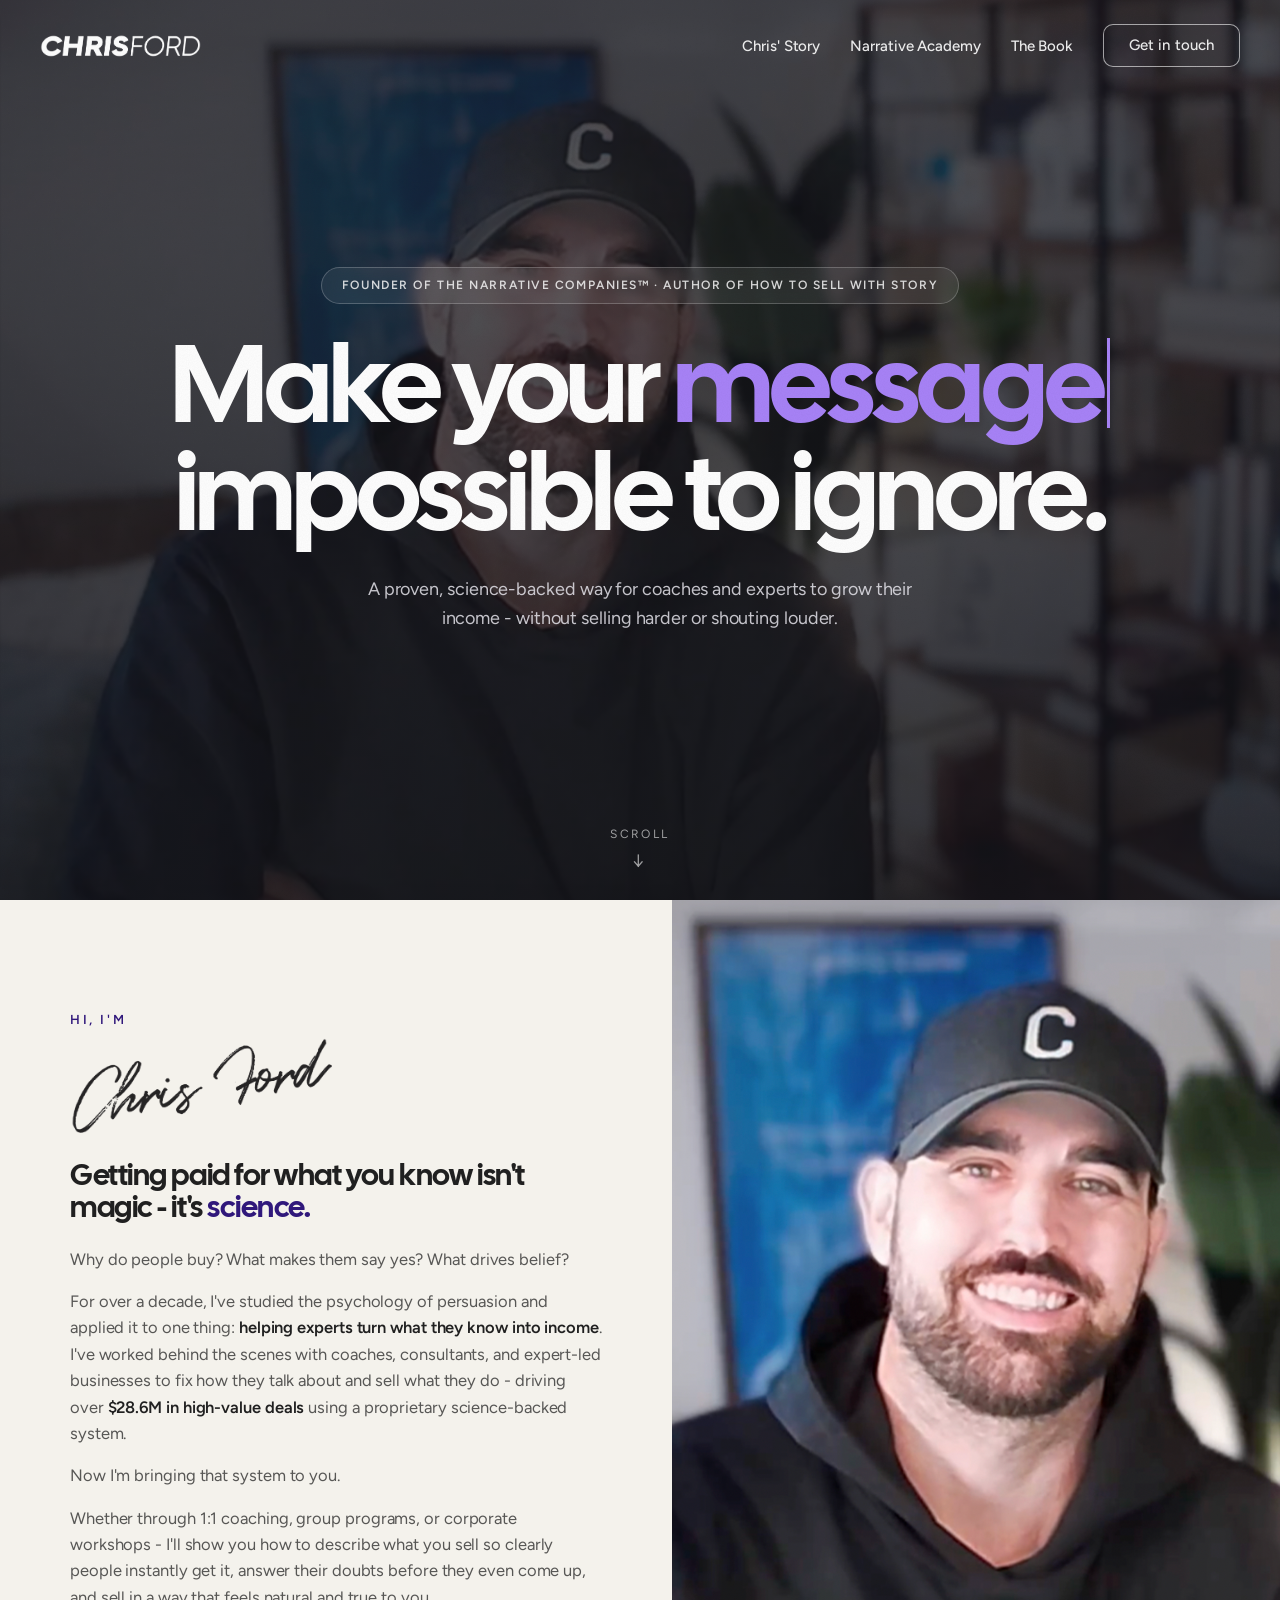
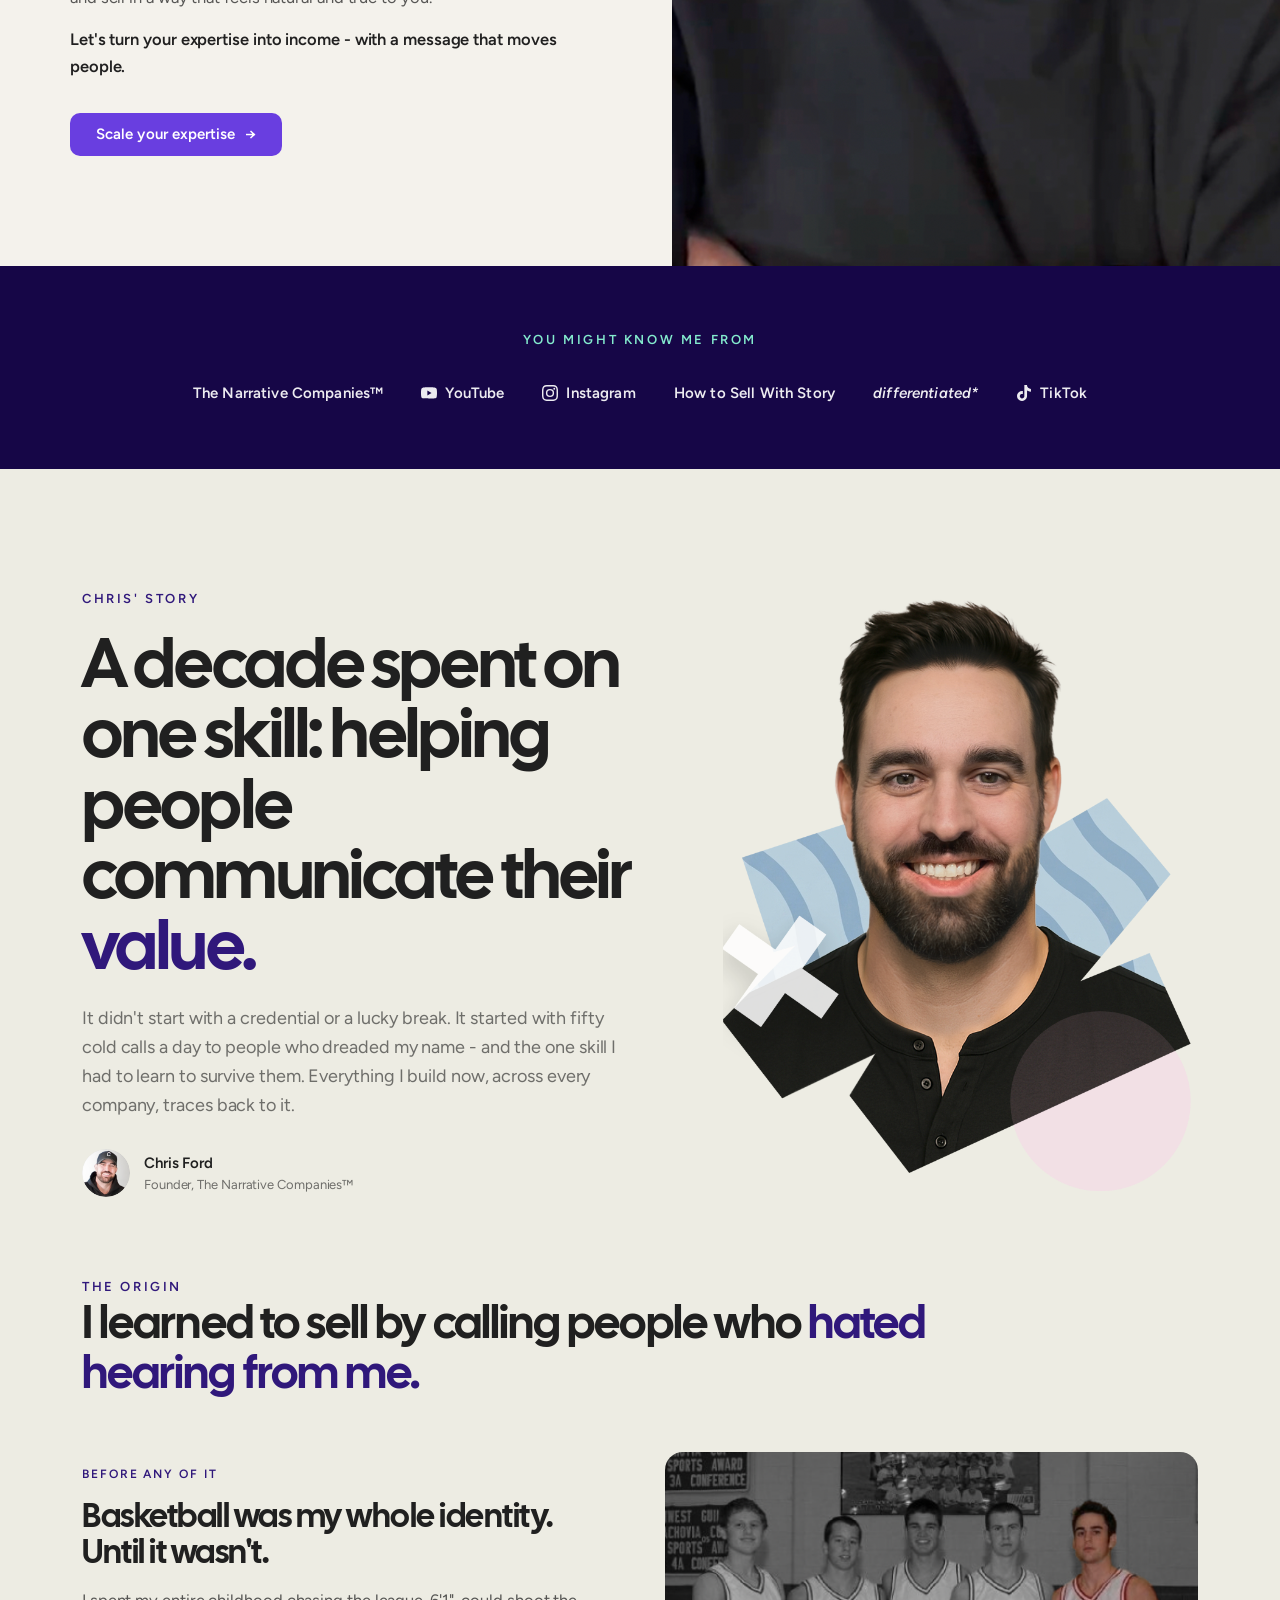
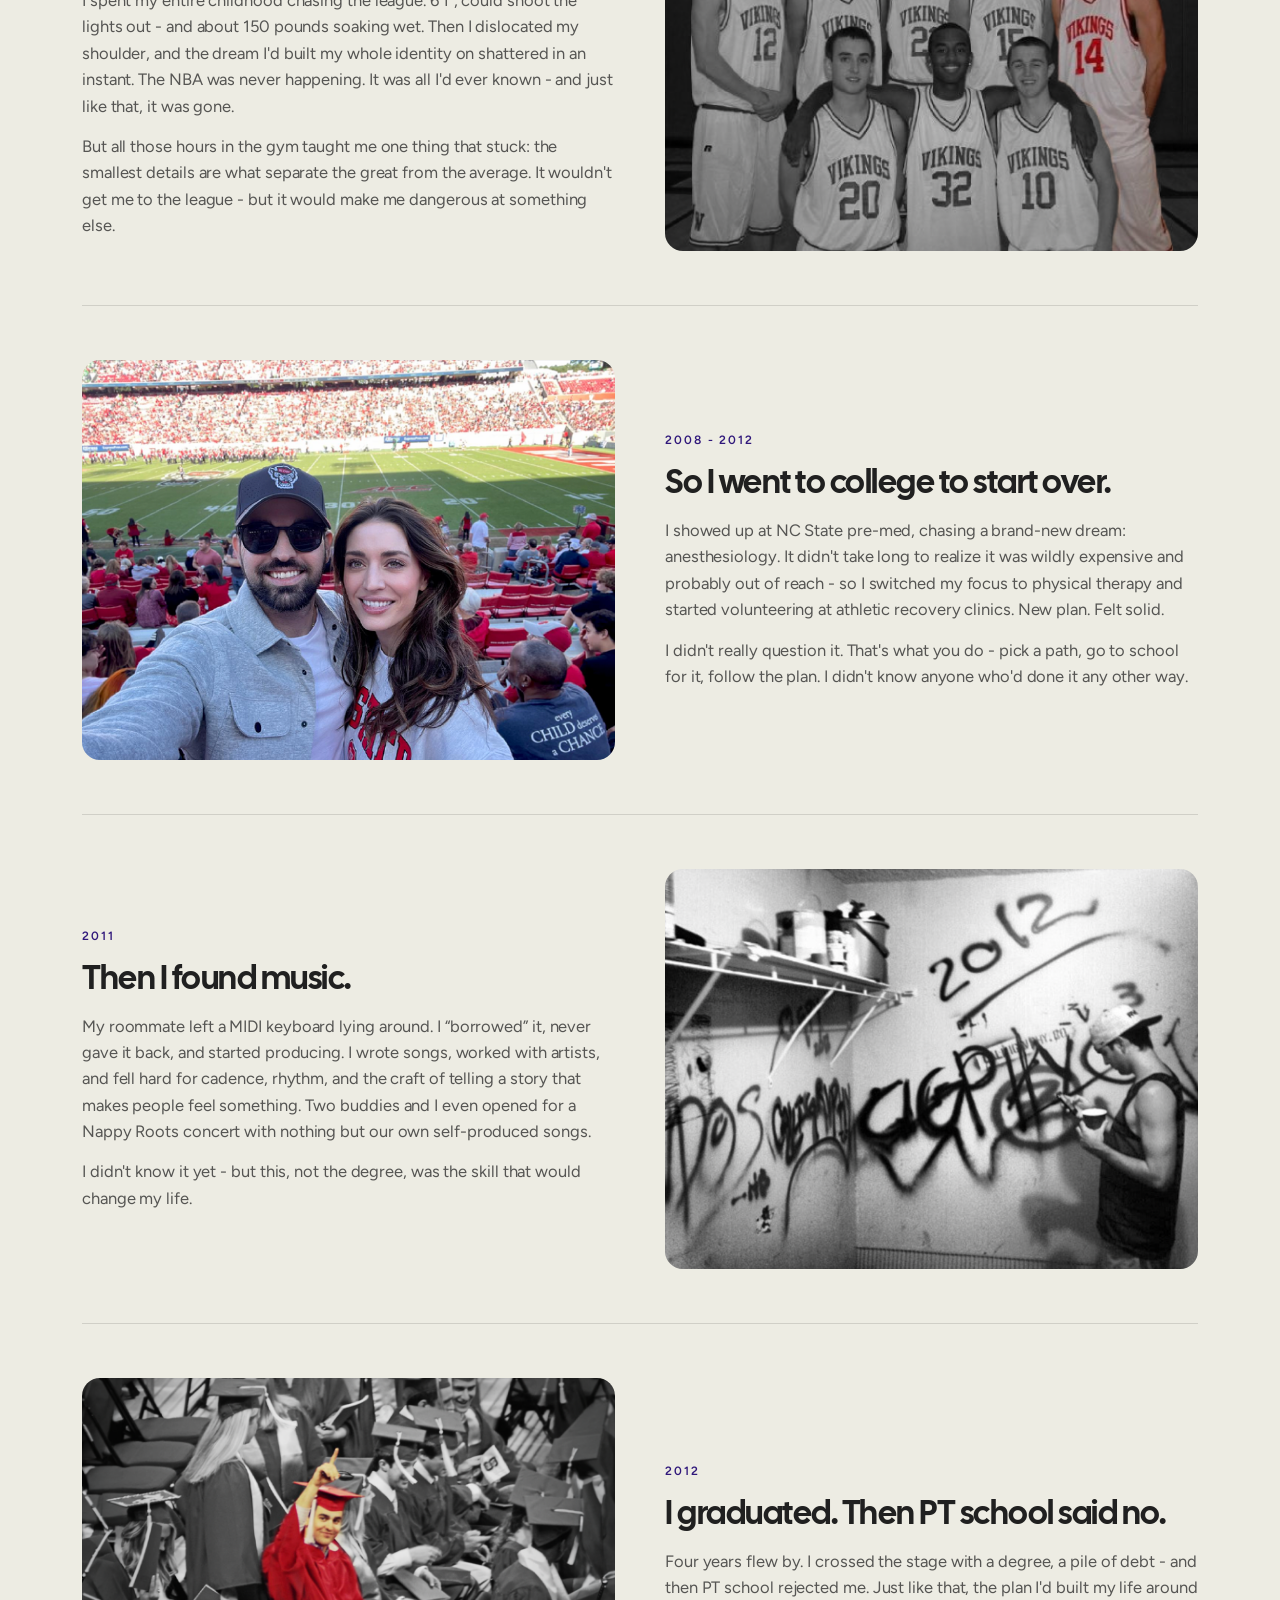
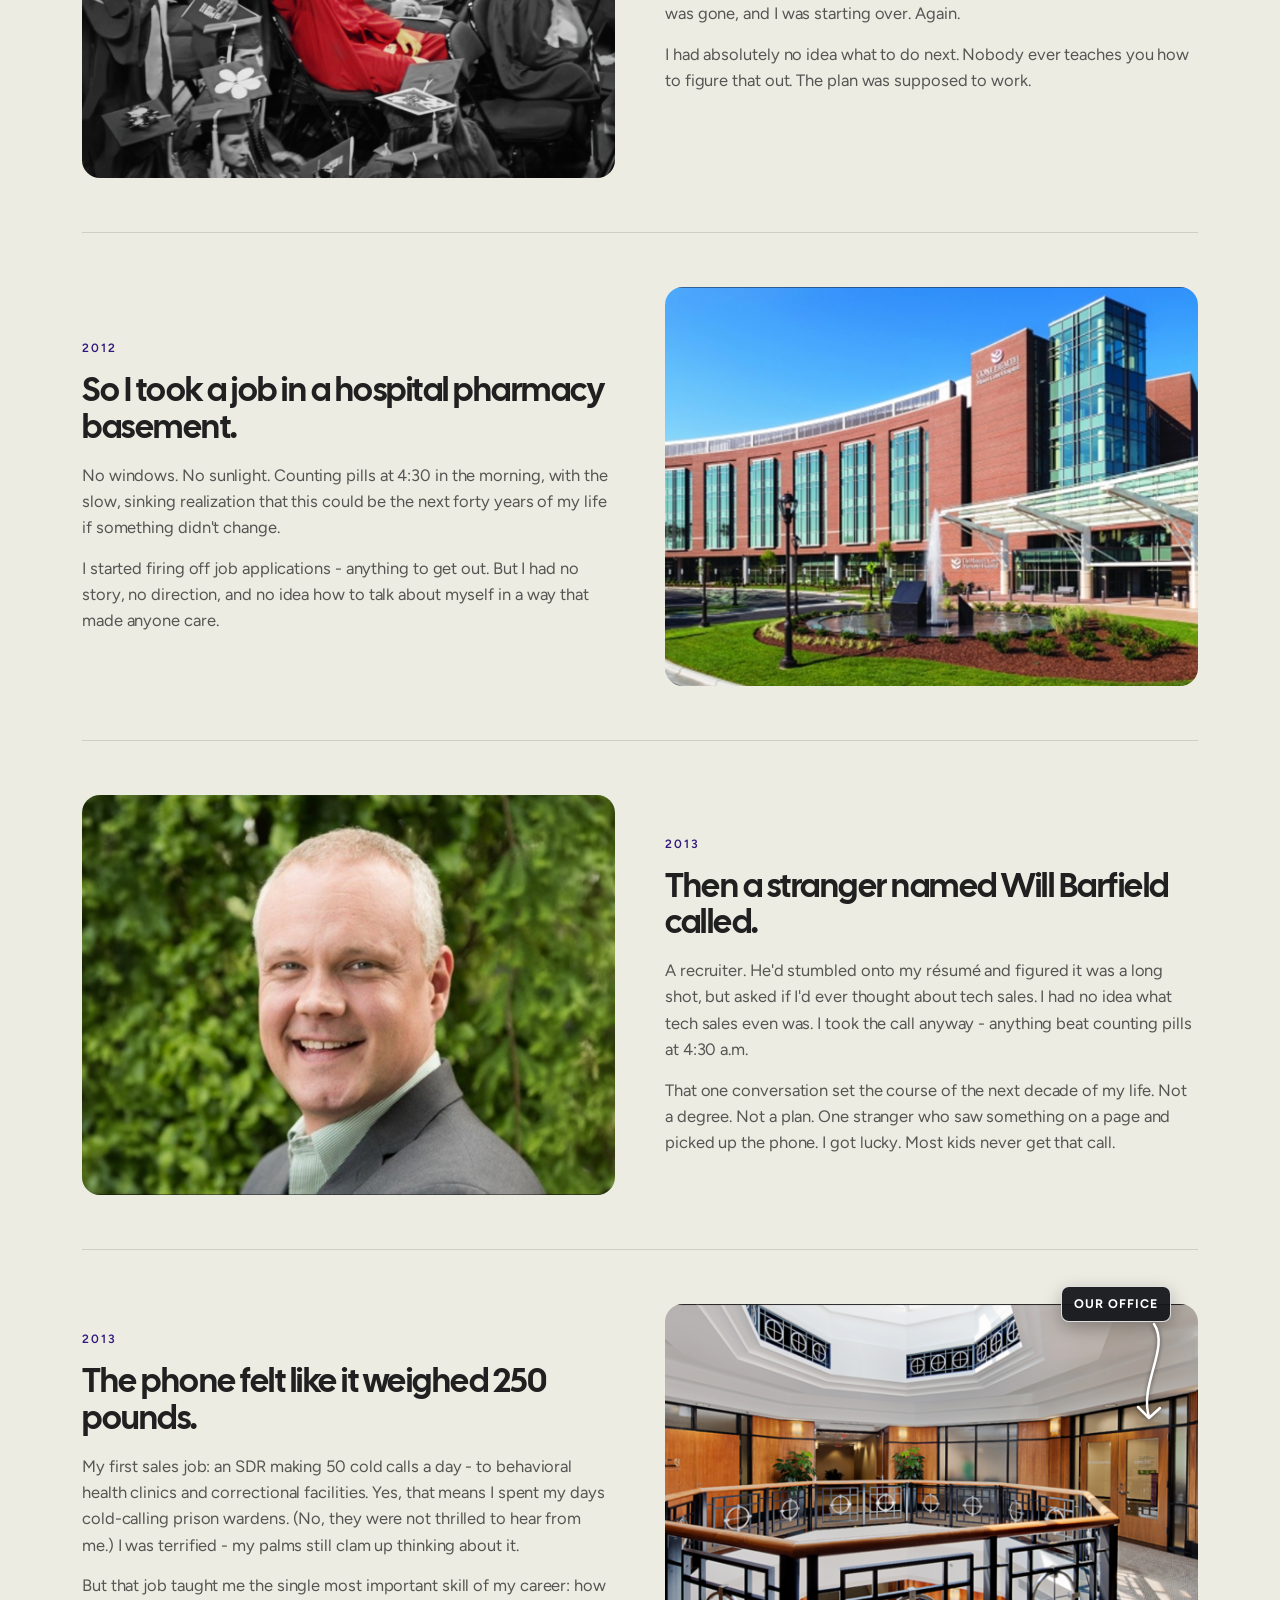
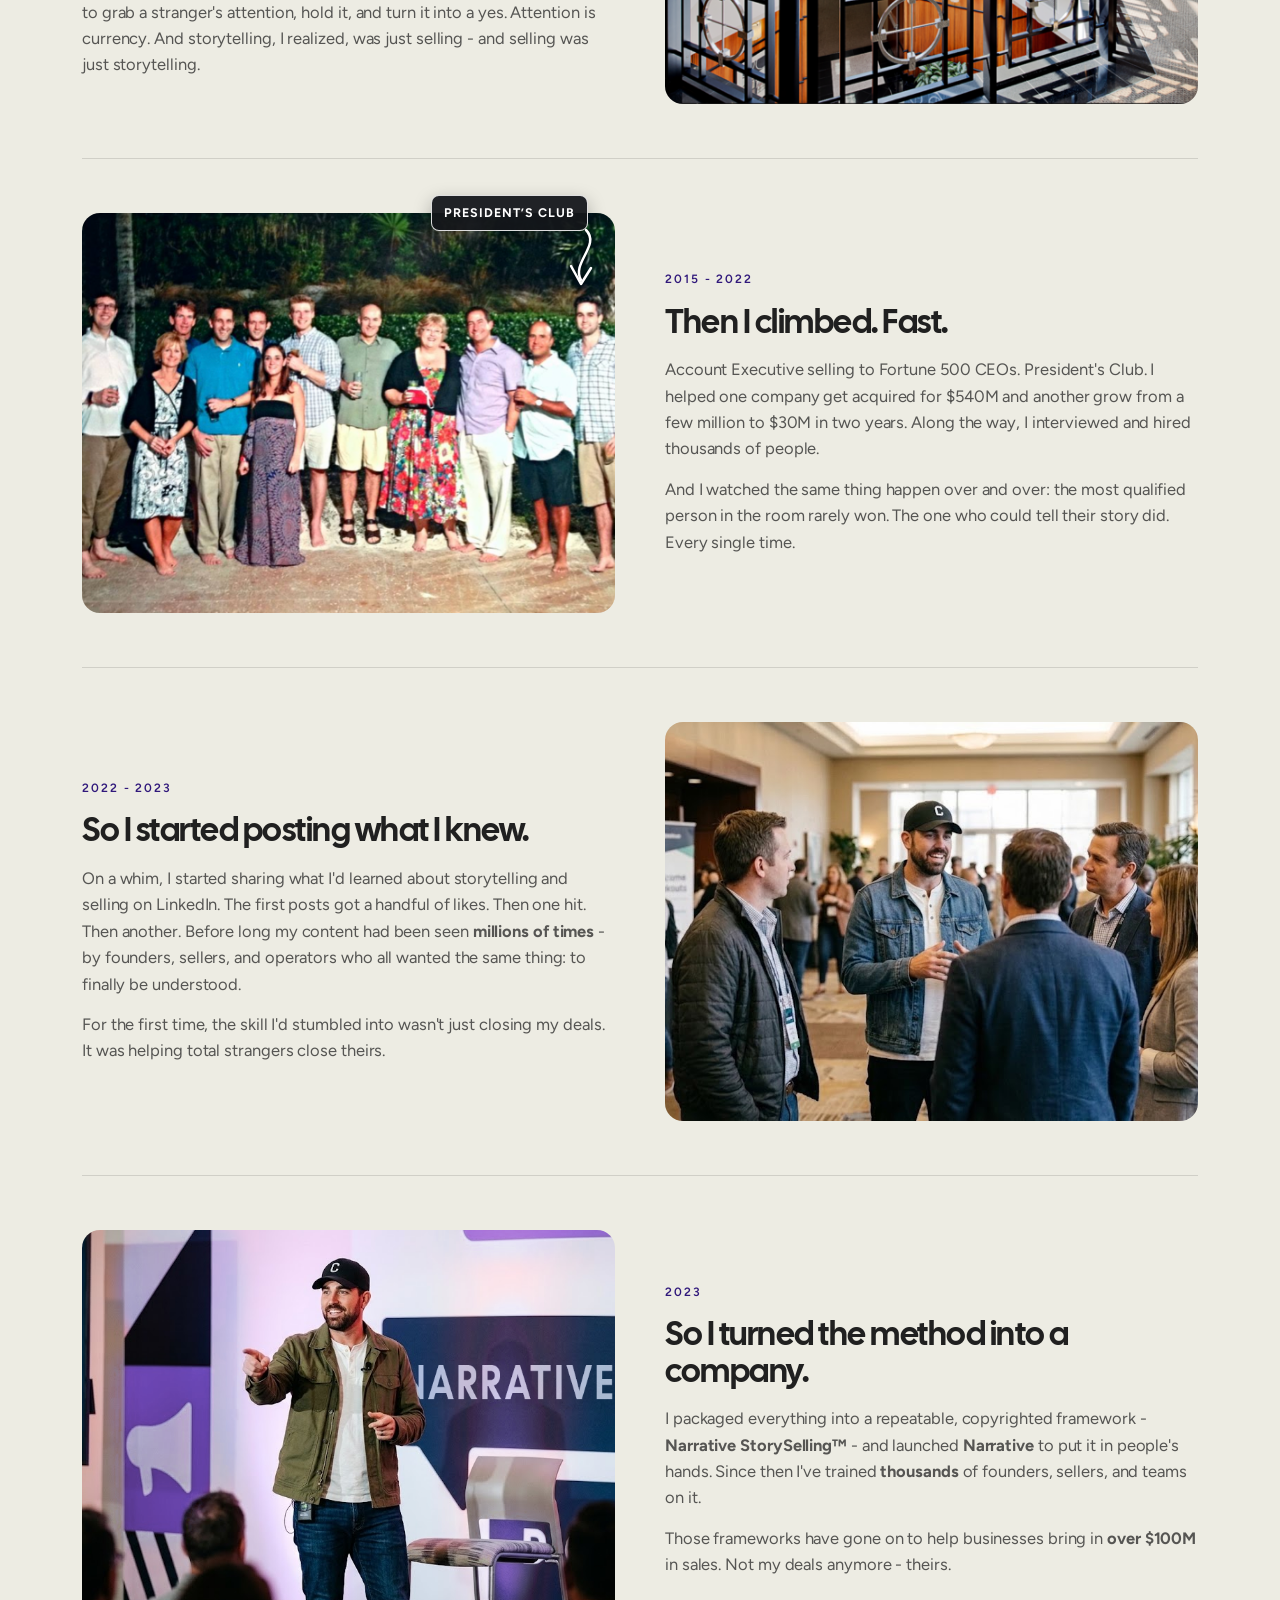
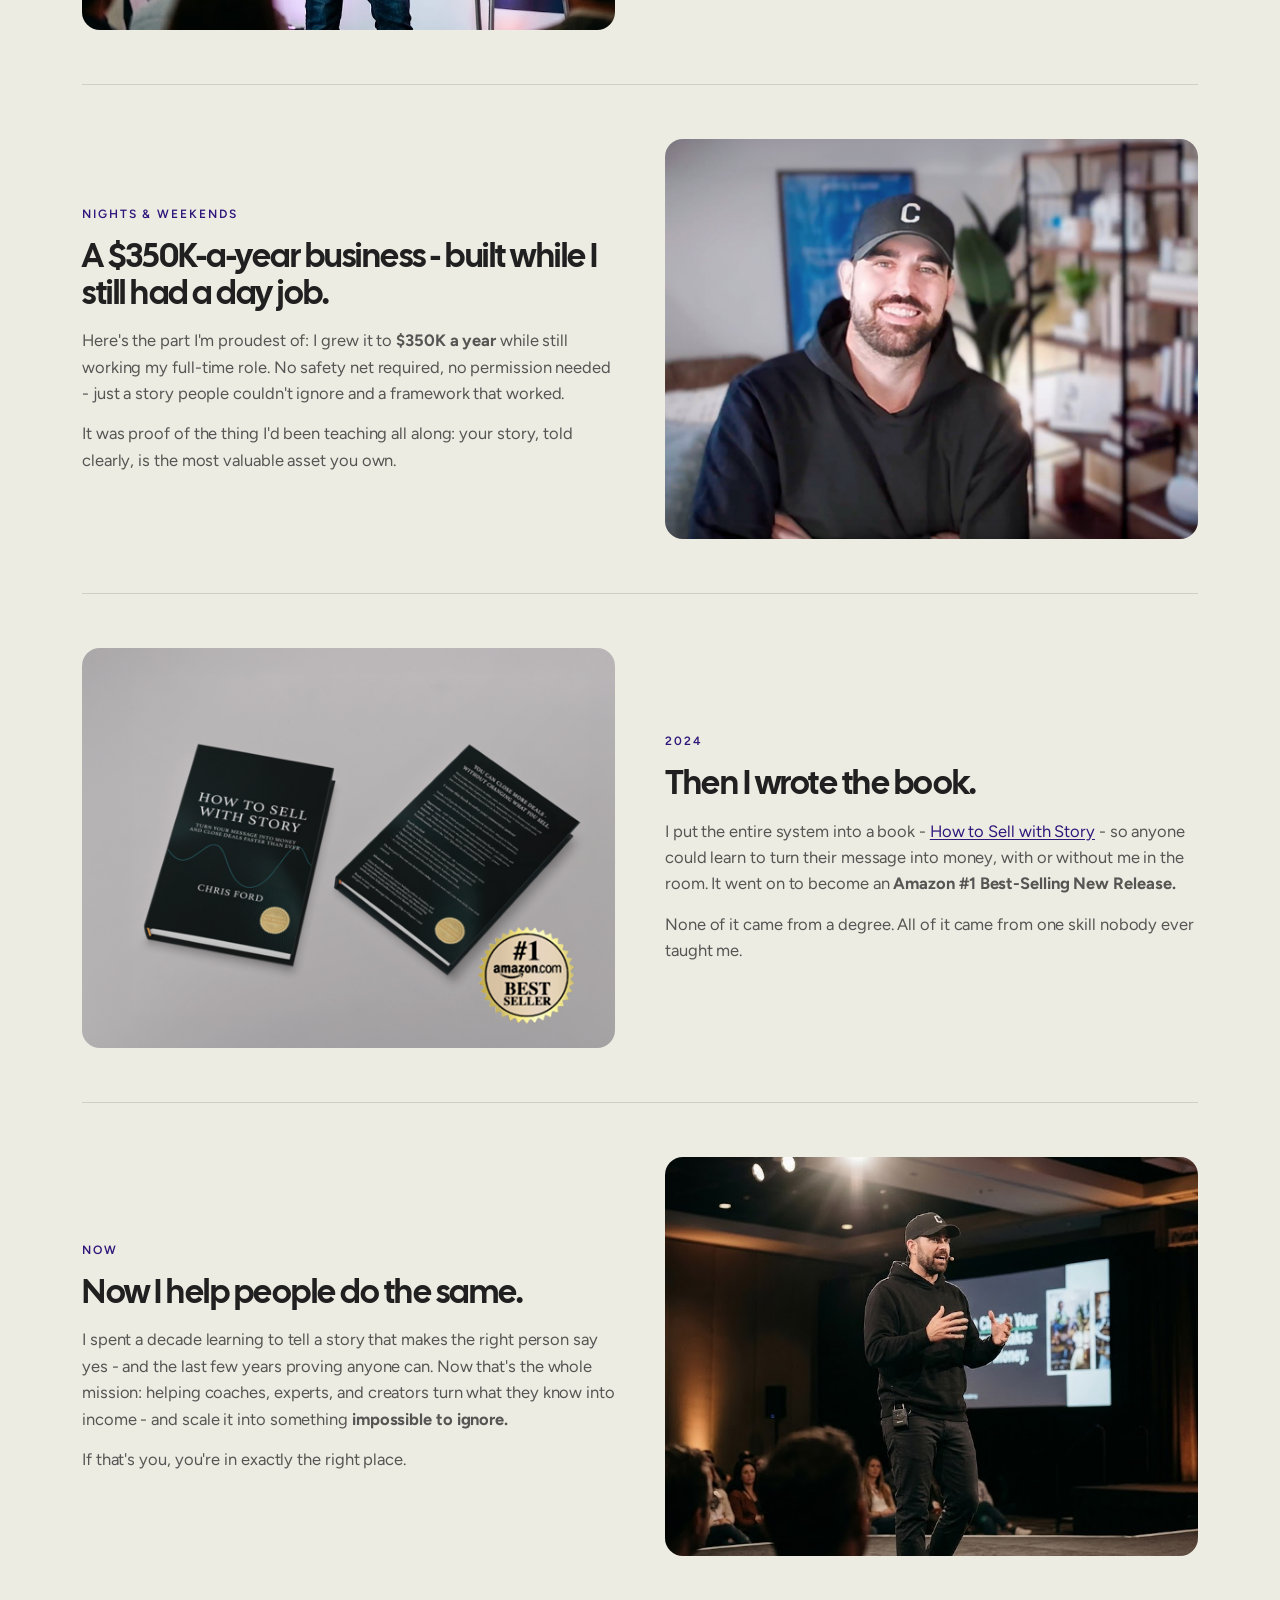
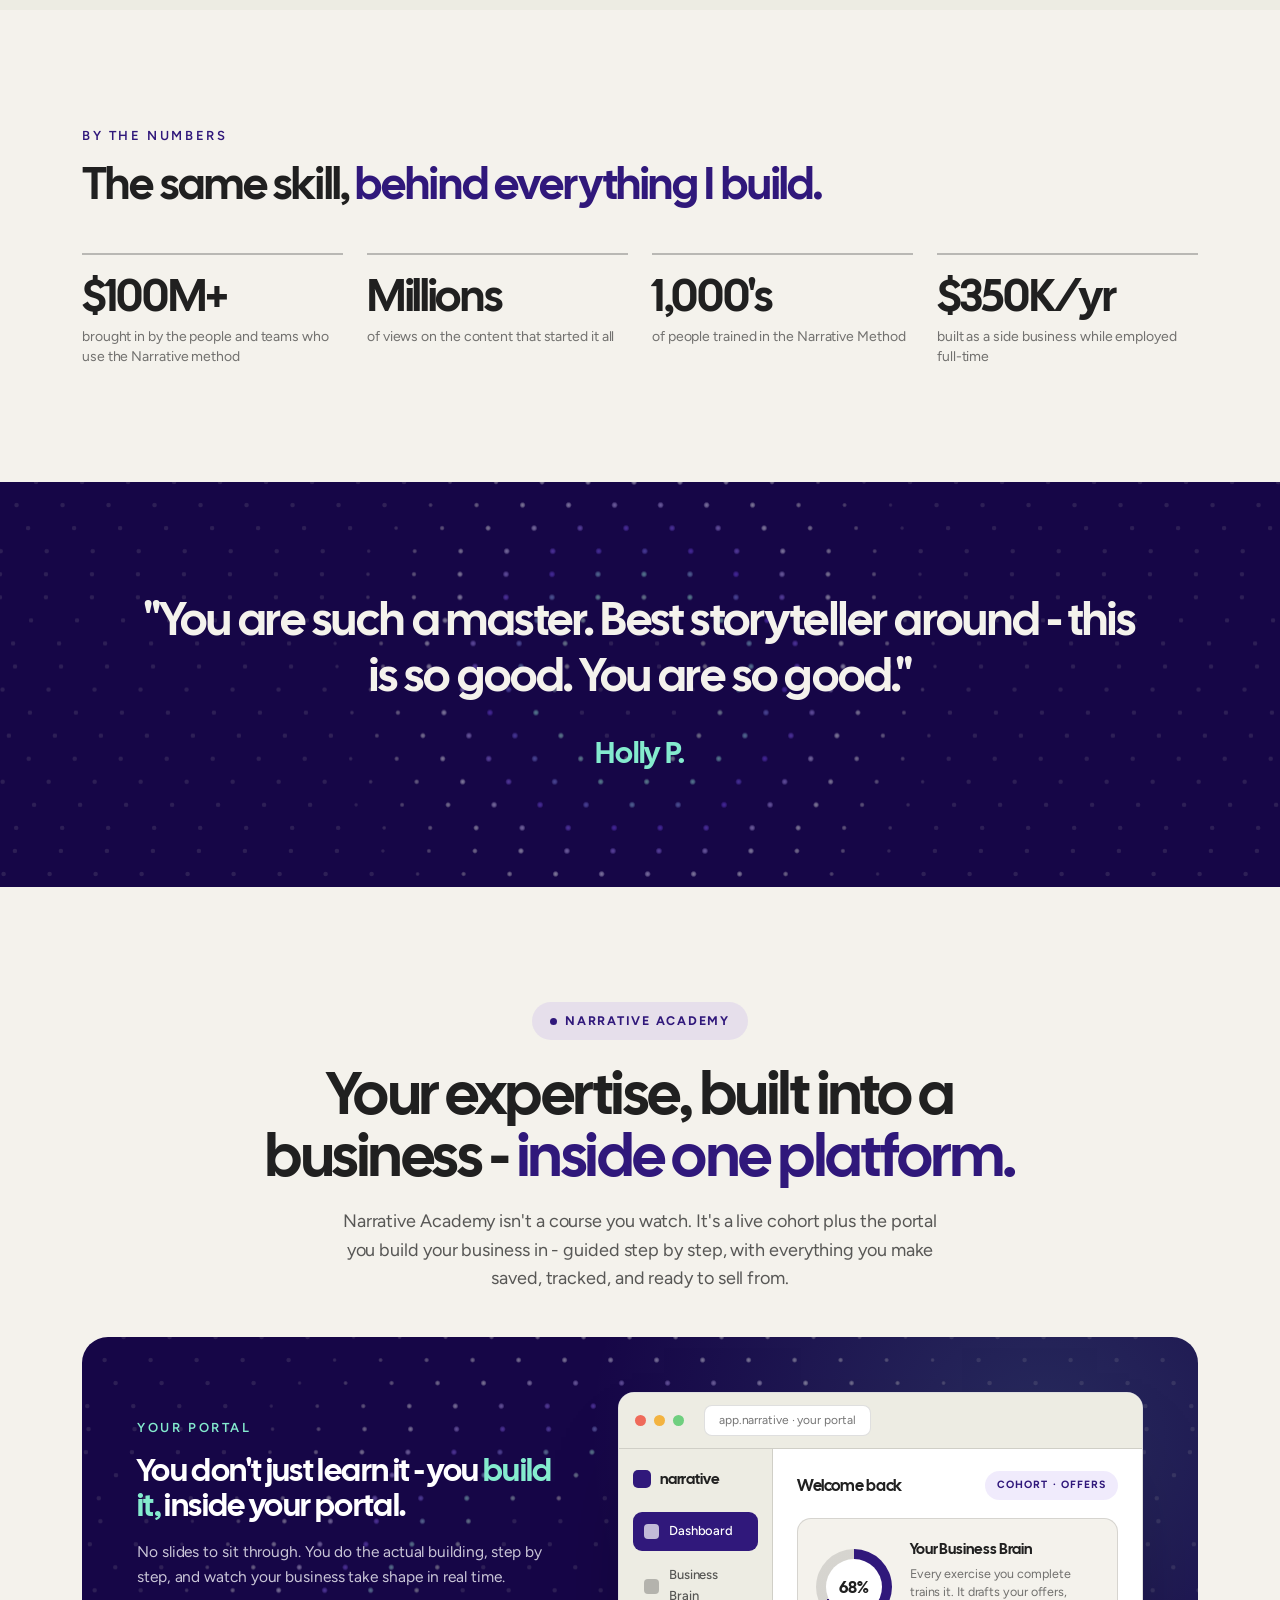
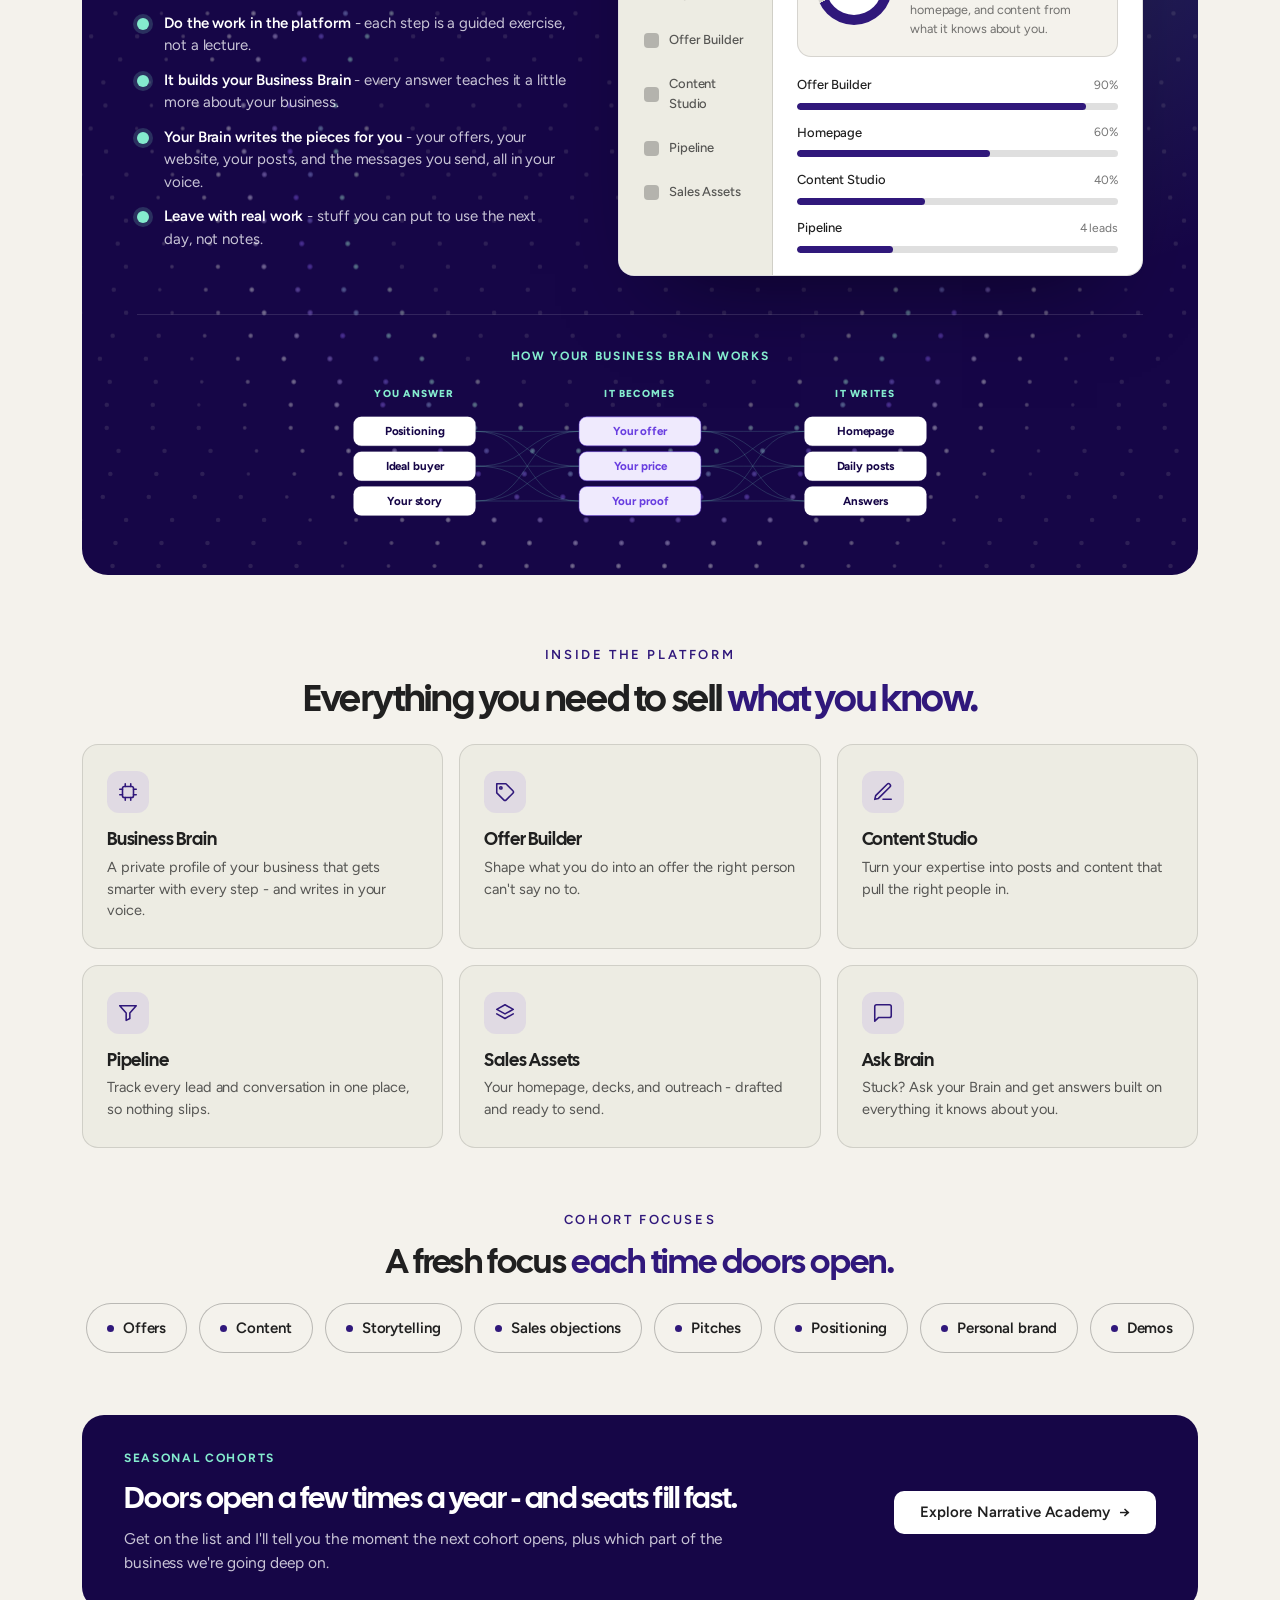
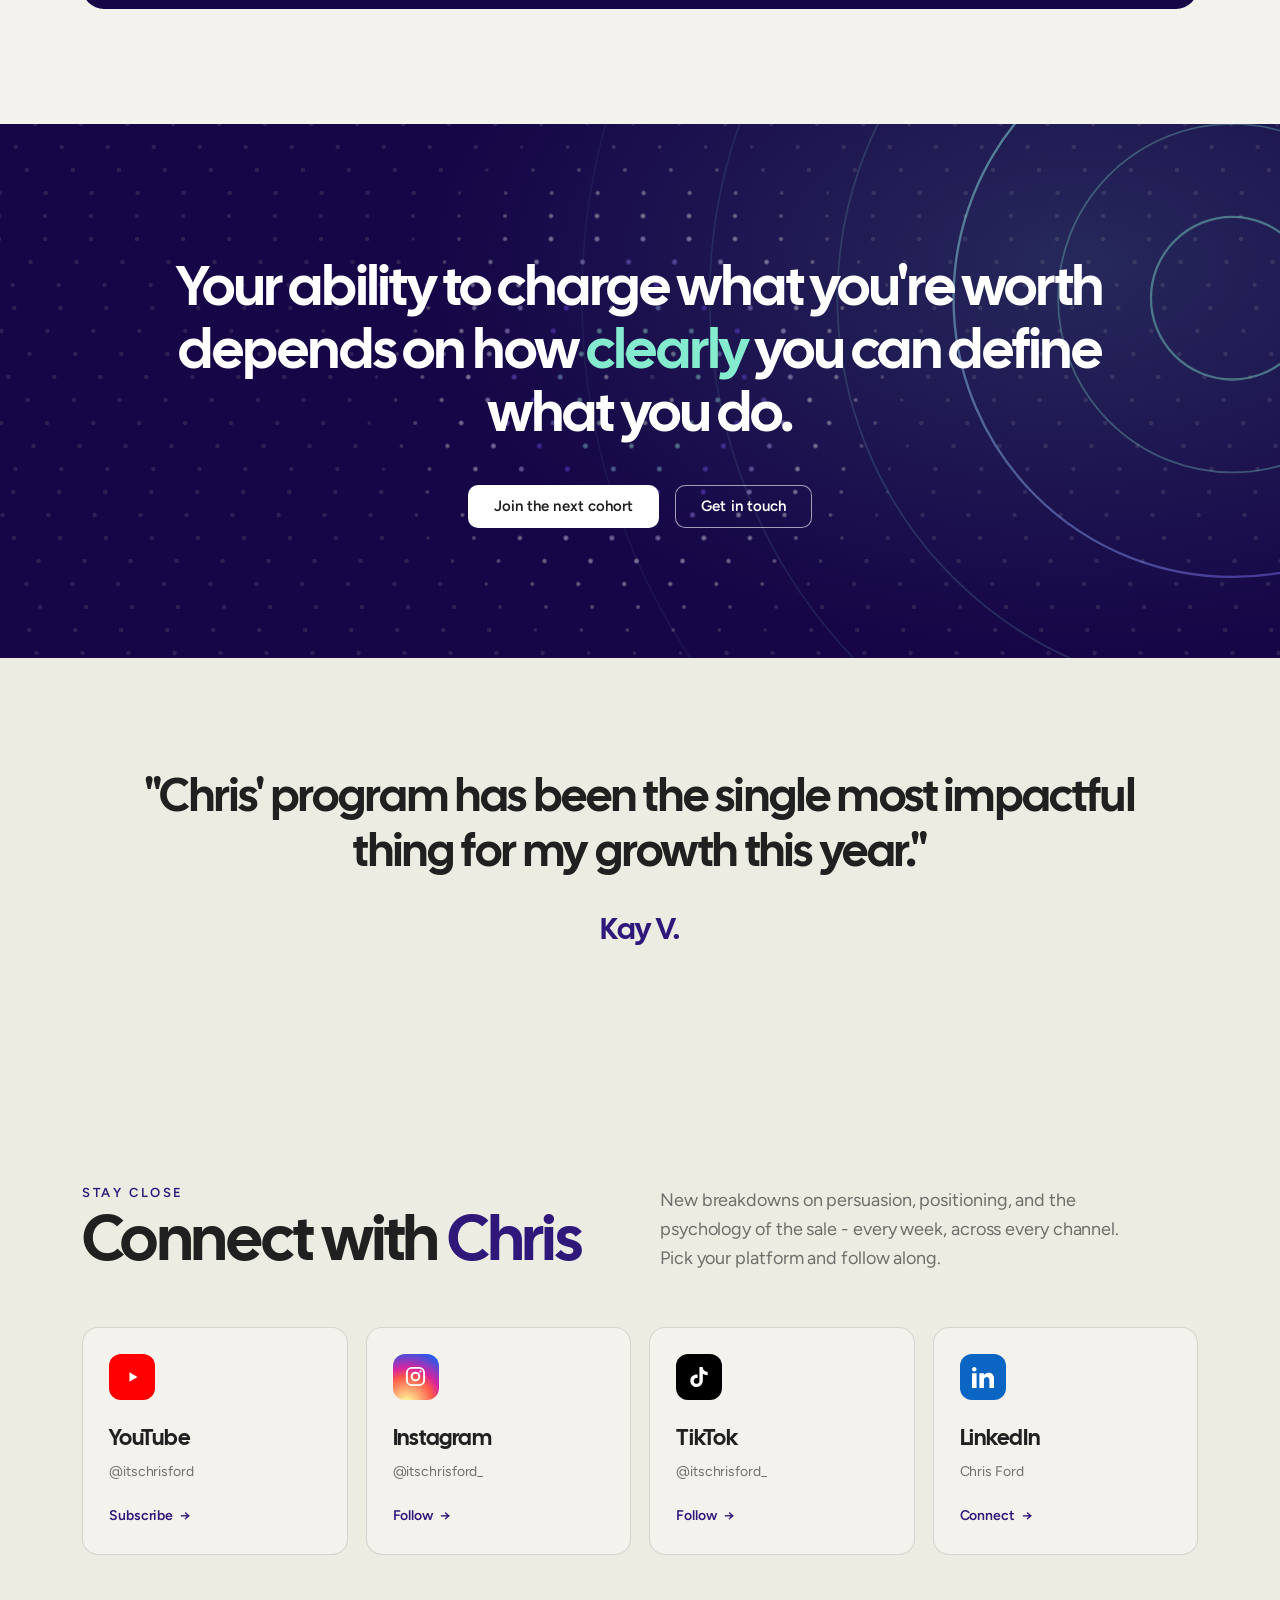
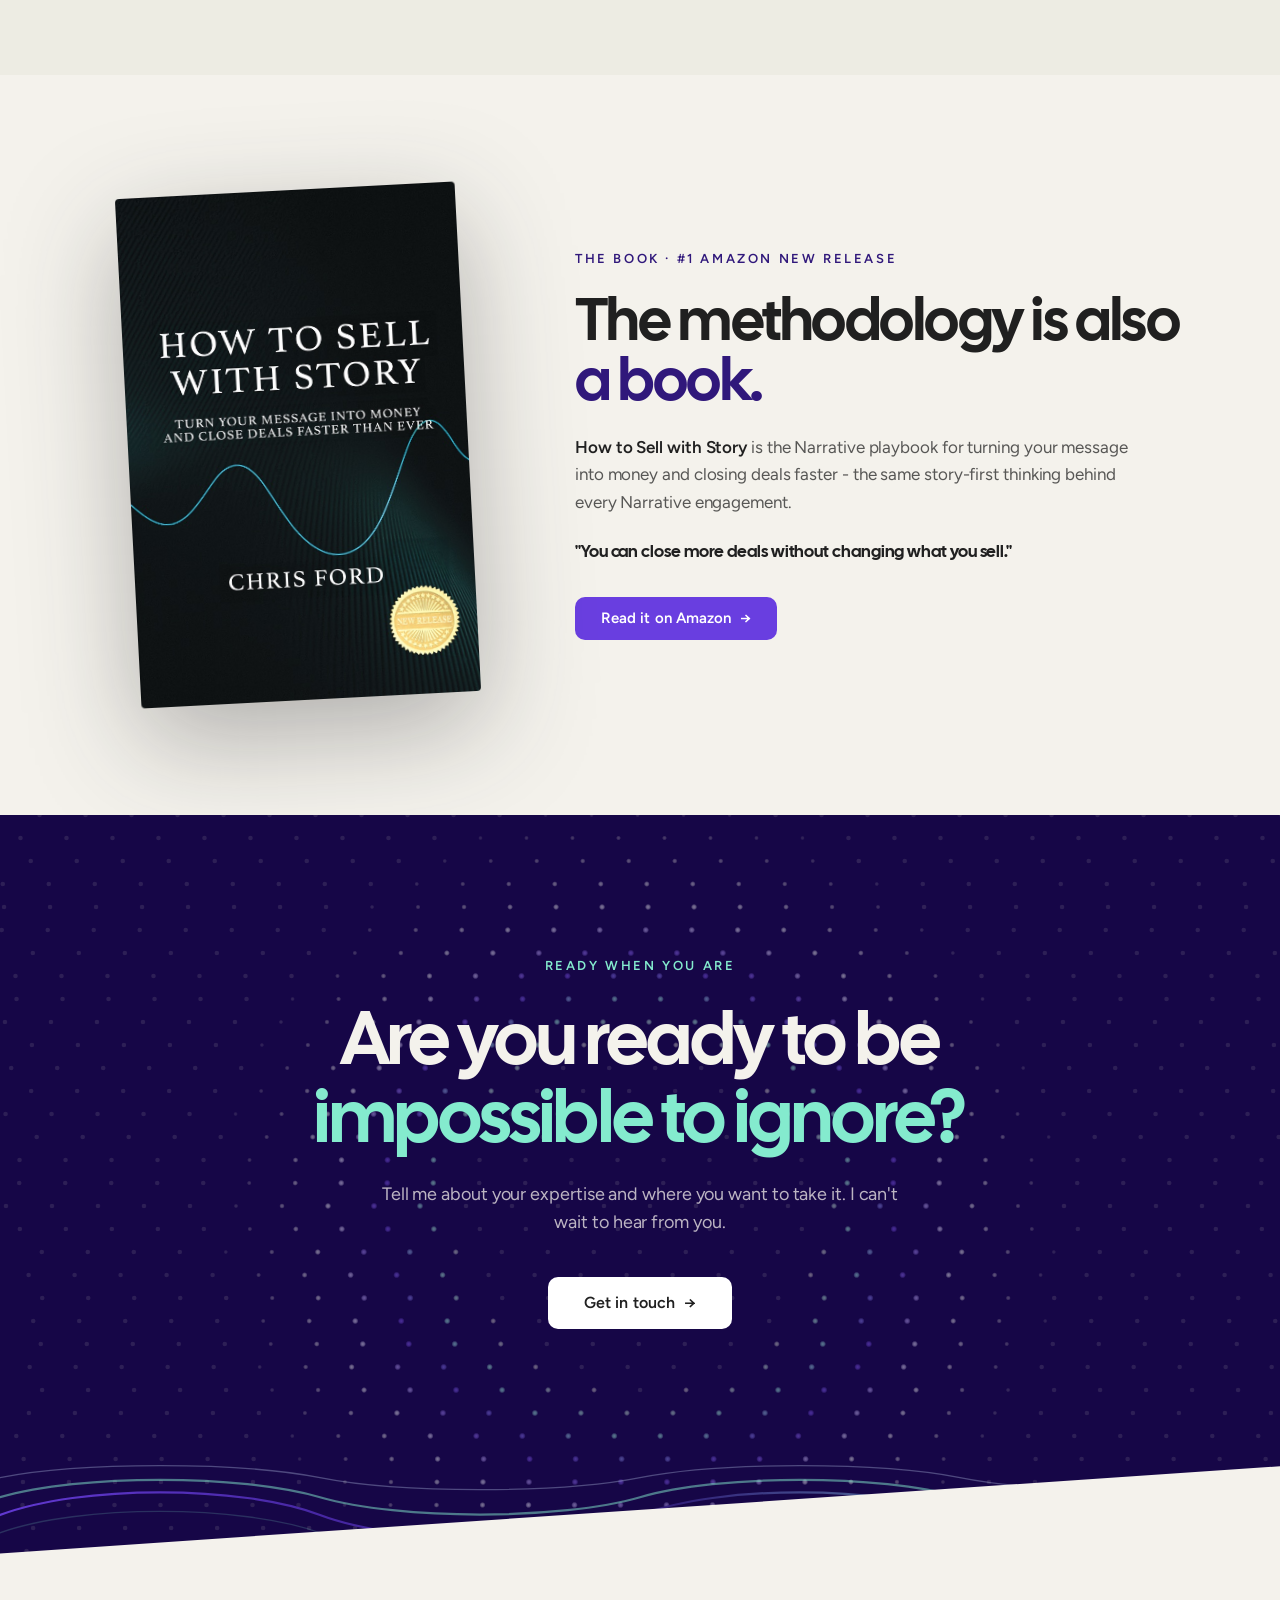
<file: index.html>
<!DOCTYPE html>
<html lang="en">
<head>
<meta charset="UTF-8">
<meta name="viewport" content="width=device-width, initial-scale=1.0">
<title>Chris Ford - Make your reputation impossible to ignore</title>
<link rel="icon" href="ChrisFord-favicon.png">
<link rel="preconnect" href="https://fonts.googleapis.com">
<link rel="preconnect" href="https://fonts.gstatic.com" crossorigin>
<link rel="preconnect" href="https://api.fontshare.com">
<link href="https://fonts.googleapis.com/css2?family=Cal+Sans&family=Figtree:wght@400;500;600;700;800;900&display=swap" rel="stylesheet">
<link href="https://api.fontshare.com/v2/css?f%5B%5D=satoshi@300,400,500,700,900&display=swap" rel="stylesheet">
<style>
  :root{
    /* ---- Narrative brand kit (source of truth: Narrative Revenue tokens.css) ---- */
    --brand-canvas:#f4f2ec;
    --brand-ink:#202020;
    --brand-purple:#693ee0;      /* CTA fill; WHITE on it, never ink */
    --brand-mint:#84ebce;        /* the bright, for text/accents on dark grounds */
    --brand-indigo:#160647;      /* inverted blocks */
    --brand-slate:#30187b;       /* second dark ground / readable accent on light */
    --brand-band:#eef2f7;        /* pale-blue highlight band */
    --brand-surface:#ffffff;
    --brand-paper-muted:#edece3;
    --brand-hairline:#cac9b9;

    /* ---- Legacy aliases, repointed onto the brand kit so the whole page follows ---- */
    --bone:#f4f2ec;              /* page ground (canvas) */
    --bone-soft:#edece3;         /* alternating bands / cards (paper-muted) */
    --bone-dark:#e4e1d7;
    --ink:#202020;               /* body + heading text ink */
    --ground:#160647;            /* dark section ground (indigo) */
    --ground-2:#30187b;          /* secondary dark ground (slate) */
    --ink-soft:rgba(32,32,32,0.74);
    --muted:rgba(32,32,32,0.62);
    --hairline:rgba(32,32,32,0.14);
    --hairline-2:rgba(32,32,32,0.28);
    --teal:#30187b;              /* accent on LIGHT grounds: eyebrows, links, emphasis */
    --accent:#693ee0;            /* primary CTA fill (purple) */
    --accent-hover:#5a33c4;
    --sky:#84ebce;               /* accent on DARK grounds (mint) */
    --band:#eef2f7;
    --pink:#693ee0;--purple:#30187b;--powder:#84ebce;
    --gold:#84ebce;--gold-champagne:#84ebce;
    --gradient:linear-gradient(135deg,#693ee0 0%,#30187b 100%);
    --cream-on-ink:rgba(240,239,247,0.82);
    --serif:'Cal Sans','Figtree',-apple-system,BlinkMacSystemFont,'Segoe UI',Roboto,Helvetica,Arial,sans-serif;
    --sans:'Satoshi','Figtree',-apple-system,BlinkMacSystemFont,'Segoe UI',Roboto,Helvetica,Arial,sans-serif;
    --display:'Cal Sans','Figtree',-apple-system,BlinkMacSystemFont,'Segoe UI',Roboto,Helvetica,Arial,sans-serif;
    --script:'Cal Sans','Figtree',cursive;
    --maxw:1180px;
  }
  *{margin:0;padding:0;box-sizing:border-box}
  html{scroll-behavior:smooth;overflow-x:hidden}
  body{font-family:var(--sans);background:var(--bone);color:var(--ink);font-size:17px;line-height:1.6;-webkit-font-smoothing:antialiased;text-rendering:optimizeLegibility;letter-spacing:-0.005em;font-synthesis-weight:none}
  img{max-width:100%;display:block}
  a{color:inherit;text-decoration:none}
  /* paper texture */
  body::before{content:"";position:fixed;inset:0;pointer-events:none;z-index:200;opacity:.07;mix-blend-mode:multiply;
    background-image:url("data:image/svg+xml;utf8,<svg xmlns='http://www.w3.org/2000/svg' width='220' height='220'><filter id='n'><feTurbulence type='fractalNoise' baseFrequency='0.85' numOctaves='2' stitchTiles='stitch'/><feColorMatrix values='0 0 0 0 0  0 0 0 0 0  0 0 0 0 0  0 0 0 0.55 0'/></filter><rect width='100%' height='100%' filter='url(%23n)'/></svg>")}

  h1,h2,h3,h4{font-family:var(--serif);font-weight:400;letter-spacing:-0.02em;line-height:1.08}
  em,.it{font-style:normal;color:var(--teal);font-weight:400}
  .container{max-width:var(--maxw);margin:0 auto;padding:0 32px}
  .eyebrow{font-family:var(--sans);font-size:13px;font-weight:600;letter-spacing:.20em;text-transform:uppercase;color:var(--teal)}
  .eyebrow.on-ink{color:var(--sky)}
  .lede{font-size:18px;line-height:1.6;color:var(--muted)}

  /* buttons */
  .btn{display:inline-flex;align-items:center;gap:9px;padding:14px 26px;border-radius:10px;font-family:var(--sans);font-size:15px;font-weight:600;letter-spacing:.005em;transition:transform .2s cubic-bezier(.2,.7,.2,1),background .18s,color .18s,box-shadow .2s;line-height:1}
  .btn:hover{transform:translateY(-1px)}
  .btn .arr{transition:transform .25s}
  .btn:hover .arr{transform:translateX(4px)}
  .btn-primary{background:var(--accent);color:#fff}
  .btn-primary:hover{background:var(--accent-hover);box-shadow:0 14px 30px -14px rgba(105,62,224,.55)}
  .btn-on-ink{background:#fff;color:var(--ink)}
  .btn-on-ink:hover{background:var(--sky);color:var(--brand-indigo)}
  .proven .btn-on-ink:hover{background:var(--sky);color:var(--brand-indigo)}
  .btn-ghost{background:transparent;color:var(--ink);box-shadow:inset 0 0 0 1px var(--hairline-2)}
  .btn-ghost:hover{background:var(--ground);color:var(--bone)}
  .btn-ghost-light{background:transparent;color:#fff;box-shadow:inset 0 0 0 1px rgba(255,255,255,.6)}
  .btn-ghost-light:hover{background:#fff;color:var(--ink)}

  /* Subtle scroll reveal */
  .reveal{opacity:0;transform:translateY(18px);transition:opacity .7s cubic-bezier(.4,0,.2,1),transform .7s cubic-bezier(.4,0,.2,1)}
  .reveal.in{opacity:1;transform:none}
  @media(prefers-reduced-motion:reduce){.reveal{opacity:1!important;transform:none!important;transition:none!important}}

  /* ---------- NAV ---------- */
  header{position:absolute;top:0;left:0;right:0;z-index:30}
  nav{display:flex;align-items:center;justify-content:space-between;padding:24px 40px}
  .logo{display:inline-block;line-height:0}
  .logo img{height:24px;width:auto}
  .navlinks{display:flex;align-items:center;gap:30px}
  .navlinks > a{color:rgba(255,255,255,.92);font-size:15px;font-weight:500}
  .navlinks > a:hover{color:#fff}
  .nav-item{position:relative}
  .nav-item::after{content:"";position:absolute;top:100%;left:-10px;right:-10px;height:16px}
  .nav-trigger{display:inline-flex;align-items:center;gap:6px;font-family:var(--sans);font-size:15px;font-weight:500;color:rgba(255,255,255,.92);background:none;border:0;padding:0;cursor:pointer}
  .nav-trigger:hover,.nav-item.open .nav-trigger{color:#fff}
  .nav-trigger .chev{font-size:10px;transition:transform .2s}
  .nav-item:hover .chev,.nav-item.open .chev{transform:rotate(180deg)}
  .nav-menu{position:absolute;top:100%;left:50%;margin-top:14px;min-width:224px;background:var(--bone);border:1px solid var(--hairline);border-radius:14px;padding:8px;box-shadow:0 24px 54px -22px rgba(0,0,0,.45);opacity:0;visibility:hidden;transform:translateX(-50%) translateY(6px);transition:opacity .18s ease,transform .18s ease;z-index:40}
  .nav-item:hover .nav-menu,.nav-item.open .nav-menu{opacity:1;visibility:visible;transform:translateX(-50%) translateY(0)}
  .nav-menu a{display:block;padding:11px 14px;border-radius:9px;color:var(--ink-soft);font-size:14.5px;font-weight:500;white-space:nowrap}
  .nav-menu a:hover{background:var(--bone-soft);color:var(--teal)}
  .nav-toggle{display:none;flex-direction:column;gap:5px;background:none;border:0;cursor:pointer;padding:6px;z-index:60}
  .nav-toggle span{display:block;width:26px;height:2px;background:#fff;border-radius:2px;transition:transform .25s,opacity .2s}
  .nav-toggle.open span:nth-child(1){transform:translateY(7px) rotate(45deg)}
  .nav-toggle.open span:nth-child(2){opacity:0}
  .nav-toggle.open span:nth-child(3){transform:translateY(-7px) rotate(-45deg)}
  .mobile-menu{display:none;position:absolute;top:100%;left:0;right:0;background:var(--ground);padding:10px 22px 22px;flex-direction:column;border-top:1px solid rgba(255,255,255,.1);box-shadow:0 28px 44px -22px rgba(0,0,0,.65);z-index:50}
  .mobile-menu.open{display:flex}
  .mobile-menu a{color:rgba(255,255,255,.92);font-size:17px;font-weight:500;padding:14px 4px;border-bottom:1px solid rgba(255,255,255,.08)}
  .mobile-menu a:hover{color:#fff}
  .mobile-menu .mm-cta{margin-top:16px;text-align:center;background:#fff;color:var(--ink);border-radius:100px;padding:15px;font-weight:600;border-bottom:0}

  /* ---------- HERO ---------- */
  .hero{position:relative;min-height:100vh;display:flex;flex-direction:column;justify-content:center;align-items:center;text-align:center;color:#fff;overflow:hidden;background:#15161a}
  .hero-video{position:absolute;inset:0;z-index:0;overflow:hidden;background:#15161a url('me.png') center/cover}
  .hero-video video{position:absolute;inset:0;width:100%;height:100%;object-fit:cover;pointer-events:none}
  .hero-overlay{position:absolute;inset:0;z-index:1;background:linear-gradient(rgba(20,21,26,.70),rgba(20,21,26,.84))}
  .hero h1,.hero .lede,.hero .scroll{position:relative;z-index:2}
  .hero h1{font-size:clamp(54px,8.6vw,124px);line-height:.98;font-weight:500;letter-spacing:-0.03em;max-width:1080px}
  .hero h1 em{color:var(--sky);font-style:normal}
  .hero h1 .typed{font-style:normal;color:var(--sky);transition:color .25s}
  .hero h1 .caret{display:inline-block;width:3px;height:.82em;margin-left:4px;vertical-align:-0.06em;background:currentColor;color:var(--sky);animation:blink 1s steps(1) infinite}
  @keyframes blink{50%{opacity:0}}
  .hero .lede{margin-top:30px;max-width:600px;color:var(--cream-on-ink)}
  .hero .hero-cred{position:relative;z-index:2;display:inline-block;text-align:center;margin:0 0 26px;padding:9px 20px;border:1px solid rgba(255,255,255,.22);border-radius:999px;background:rgba(255,255,255,.07);backdrop-filter:blur(6px);-webkit-backdrop-filter:blur(6px);font-family:var(--sans);font-size:12px;font-weight:600;letter-spacing:.13em;text-transform:uppercase;color:rgba(255,255,255,.82);line-height:1.4;white-space:nowrap}
  .hero-cred .cred-br{display:none}
  .hero .hero-cred em{font-style:normal;color:inherit;text-transform:uppercase;letter-spacing:inherit;font-weight:600}
  .hero .hero-cred a{text-decoration:none;transition:opacity .2s}
  .hero .hero-cred a:hover{opacity:.78}
  .hero .scroll{position:absolute;bottom:30px;display:flex;flex-direction:column;align-items:center;gap:8px;font-size:12px;letter-spacing:.2em;text-transform:uppercase;color:rgba(255,255,255,.6)}
  .hero .scroll-arrow{font-size:18px;line-height:1;animation:scrollbob 1.8s ease-in-out infinite}
  @keyframes scrollbob{0%,100%{transform:translateY(0);opacity:.55}50%{transform:translateY(5px);opacity:1}}

  /* ---------- ABOUT ---------- */
  .about{background:var(--bone);display:grid;grid-template-columns:1.05fr .95fr;align-items:stretch}
  .about-text{padding:110px 70px}
  .about-text .eyebrow{margin-bottom:6px}
  .about-text .name-sig{height:96px;width:auto;margin:6px 0 26px;display:block}
  .about-text h3{font-family:var(--serif);font-size:30px;font-weight:500;margin-bottom:22px;letter-spacing:-0.015em}
  .about-text p{font-size:16.5px;color:var(--ink-soft);margin-bottom:16px}
  .about-text p b{font-weight:600;color:var(--ink)}
  .about-text .btn{margin-top:18px}
  .about-media{background:url('chris-hat-c-logo.png') center/cover;min-height:600px}

  /* ---------- KNOWN FROM (ink band) ---------- */
  .known{background:var(--ground);color:#fff;text-align:center;padding:64px 0}
  .known .eyebrow{margin-bottom:30px}
  .logos{display:flex;flex-wrap:wrap;justify-content:center;align-items:center;gap:38px;opacity:.92}
  .logos span{font-family:var(--sans);font-weight:600;font-size:15px;letter-spacing:.01em}
  .logos .kf-logo{display:inline-flex;align-items:center;gap:8px}
  .logos .kf-logo svg{width:16px;height:16px;fill:#fff;flex:none}

  /* ---------- QUOTE ---------- */
  .quote{text-align:center;padding:110px 28px;background:var(--bone)}
  .quote.alt{background:var(--bone-soft)}
  .quote.feature{background:var(--ground);color:var(--bone)}
  .quote.feature h2{color:var(--bone)}
  .quote.feature .by{color:var(--sky)}
  .quote h2{font-family:var(--serif);font-weight:500;font-style:normal;font-size:clamp(28px,3.8vw,46px);max-width:1000px;margin:0 auto;line-height:1.2;letter-spacing:-0.018em}
  .quote .by{margin-top:26px;font-family:var(--script);font-size:30px;color:var(--teal)}

  /* ---------- CHARGE BAND (ink) ---------- */
  .charge{position:relative;color:#fff;text-align:center;padding:130px 28px;overflow:hidden;background:var(--ground)}
  .charge::before{content:"";position:absolute;inset:0;z-index:0;background:radial-gradient(90% 130% at 84% 26%,rgba(132,235,206,.15),transparent 56%)}
  .charge .bandvec{position:absolute;inset:0;width:100%;height:100%;z-index:0}
  .charge .container{position:relative;z-index:1}
  .charge h2{font-family:var(--serif);font-weight:500;font-size:clamp(30px,4.4vw,58px);max-width:1040px;margin:0 auto;line-height:1.12;letter-spacing:-0.02em}
  .charge h2 em{color:var(--sky);font-style:normal}
  .charge .ctas{margin-top:42px;display:flex;gap:16px;justify-content:center;flex-wrap:wrap}

  /* ---------- PROVEN SYSTEM ---------- */
  .proven{position:relative;color:#fff;padding:150px 0;overflow:hidden;background:var(--ground)}
  .proven::before{content:"";position:absolute;inset:0;z-index:0;background:radial-gradient(60% 70% at 50% 80%,rgba(105,62,224,.22),transparent 62%)}
  .proven .container{position:relative;z-index:1}
  .proven .eyebrow{margin-bottom:18px;color:var(--gold-champagne)}
  .proven h2{font-weight:500;font-size:clamp(36px,5.2vw,72px);line-height:1.02;max-width:1000px;letter-spacing:-0.022em}
  .proven h2 em{color:var(--gold-champagne);font-style:normal}
  .proven p{max-width:980px;margin:28px 0 38px;font-size:18px;color:var(--cream-on-ink)}
  .proven p b{font-weight:600;color:#fff}
  .fw-teaser{margin:0 0 38px;padding-top:34px;border-top:1px solid rgba(255,255,255,0.14)}
  .fwt-label{font-family:var(--sans);font-size:12.5px;letter-spacing:.16em;text-transform:uppercase;color:rgba(250,246,239,.6);margin-bottom:20px}
  .fwt-label em{font-style:normal;color:var(--gold-champagne)}
  .fw-wave{max-width:960px;margin:2px 0}
  .fw-wave svg{display:block;width:100%;height:auto;overflow:visible}
  .fwv-title{font-family:var(--serif);font-size:21px;fill:var(--bone);letter-spacing:-0.01em}
  .fw-arc-line{stroke-dasharray:900;stroke-dashoffset:900;transition:stroke-dashoffset 2s cubic-bezier(.4,0,.2,1)}
  .fw-wave.in .fw-arc-line{stroke-dashoffset:0}
  .fw-arc-beat{opacity:0;transition:opacity .5s ease}
  .fw-wave.in .fw-arc-beat{opacity:1}
  .fw-wave.in .fw-arc-beat:nth-of-type(2){transition-delay:.45s}
  .fw-wave.in .fw-arc-beat:nth-of-type(3){transition-delay:.9s}
  .fw-wave.in .fw-arc-beat:nth-of-type(4){transition-delay:1.3s}
  .fw-wave.in .fw-arc-beat:nth-of-type(5){transition-delay:1.7s}
  @media(prefers-reduced-motion:reduce){.fw-arc-line{stroke-dashoffset:0;transition:none}.fw-arc-beat{opacity:1}}
  @media(max-width:640px){.fwv-title{font-size:34px}}
  .fwt-link{display:inline-flex;align-items:center;gap:8px;margin-top:24px;font-family:var(--sans);font-weight:600;font-size:14px;color:var(--gold-champagne)}
  .fwt-link:hover{text-decoration:underline}
  .fwt-link:hover .arr{transform:translateX(4px)}

  /* ---------- GO TIME ---------- */
  .gotime{background:var(--bone);text-align:center;padding:130px 28px}
  .gotime .eyebrow{margin-bottom:18px}
  .gotime h2{font-weight:500;font-size:clamp(40px,5.8vw,82px);line-height:1.02;letter-spacing:-0.028em}
  .gotime h2 em{color:var(--teal);font-style:normal}
  .gotime p{max-width:920px;margin:32px auto 38px;font-size:18px;color:var(--ink-soft)}
  .gotime p b{font-weight:600;color:var(--ink)}

  /* ---------- CONNECT ---------- */
  .connect{padding:120px 0;background:var(--bone-soft)}
  .connect-head{display:grid;grid-template-columns:1fr 1fr;gap:40px;align-items:end;margin-bottom:54px}
  .connect-head h2{font-weight:500;font-size:clamp(36px,5vw,68px);letter-spacing:-0.025em}
  .connect-head .lede{max-width:480px}
  .channels{display:grid;grid-template-columns:repeat(4,1fr);gap:18px}
  .channel{display:flex;flex-direction:column;gap:6px;padding:26px;border:1px solid var(--hairline);border-radius:16px;background:var(--bone);transition:transform .2s,box-shadow .25s,border-color .2s}
  .channel:hover{transform:translateY(-4px);box-shadow:0 18px 40px -24px rgba(27,29,34,.45);border-color:var(--hairline-2)}
  .ch-mark{width:46px;height:46px;border-radius:12px;display:flex;align-items:center;justify-content:center;color:#fff;font-size:20px;font-weight:700;margin-bottom:14px}
  .ch-mark.yt{background:#FF0000}
  .ch-mark.ig{background:radial-gradient(circle at 30% 107%,#fdf497 0%,#fdf497 5%,#fd5949 45%,#d6249f 60%,#285AEB 90%)}
  .ch-mark.tt{background:#000}
  .ch-mark.li{background:#0A66C2;font-family:var(--sans);font-size:18px;font-weight:700}
  .ch-name{font-family:var(--serif);font-size:22px;font-weight:500;letter-spacing:-0.01em}
  .ch-handle{font-size:14px;color:var(--muted)}
  .ch-go{margin-top:16px;display:inline-flex;align-items:center;gap:7px;font-size:14px;font-weight:600;color:var(--teal)}
  .channel:hover .ch-go .arr{transform:translateX(4px)}

  .connect-cta{margin-top:22px;background:var(--ground);border-radius:20px;padding:48px clamp(28px,4vw,56px);display:grid;grid-template-columns:1.1fr .9fr;gap:36px;align-items:center}
  .connect-cta h3{color:#fff;font-family:var(--serif);font-weight:500;font-size:clamp(26px,3vw,38px);line-height:1.12;letter-spacing:-0.018em;margin:10px 0 12px}
  .connect-cta h3 em{color:var(--sky)}
  .connect-cta p{color:var(--cream-on-ink);font-size:16px;max-width:440px}
  .cc-form{display:flex;gap:12px}
  .cc-form input{flex:1;padding:15px 20px;border-radius:100px;border:1px solid rgba(255,255,255,.22);background:rgba(255,255,255,.06);color:#fff;font-family:var(--sans);font-size:15px;outline:none}
  .cc-form input::placeholder{color:rgba(250,246,239,.5)}
  .cc-form input:focus{border-color:var(--sky)}
  .cc-form .btn{flex-shrink:0}

  /* ---------- CHRIS' STORY ---------- */
  .story{background:var(--bone-soft);padding:120px 0 0}
  .story-intro{display:grid;grid-template-columns:1.1fr .9fr;gap:48px;align-items:center;margin-bottom:80px}
  .story-intro .eyebrow{margin-bottom:18px}
  .story-intro h2{font-weight:500;font-size:clamp(40px,5.4vw,72px);line-height:1.02;letter-spacing:-0.027em}
  .story-intro .lede{margin-top:24px;max-width:540px}
  .story-byline{margin-top:30px;display:flex;align-items:center;gap:14px}
  .story-byline img{width:48px;height:48px;border-radius:50%;object-fit:cover;object-position:center top;flex-shrink:0}
  .story-byline .nm{font-weight:600;font-size:15px}
  .story-byline .rl{color:var(--muted);font-size:13px}
  .story-hero-photo{border-radius:18px;overflow:hidden;aspect-ratio:4/5;background:transparent}
  .story-hero-photo img{width:100%;height:100%;object-fit:contain}
  .story-origin-head{margin-bottom:30px}
  .story-origin-head h3{font-weight:500;font-size:clamp(28px,3.6vw,48px);line-height:1.08;letter-spacing:-0.02em;max-width:900px}
  .beat{display:grid;grid-template-columns:1fr 1fr;gap:50px;align-items:center;padding:54px 0;border-top:1px solid var(--hairline)}
  .beat.first{border-top:0;padding-top:24px}
  .beat.img-right .beat-media{order:2}
  .beat-media{position:relative;border-radius:18px;overflow:hidden;aspect-ratio:4/3;background:var(--bone-soft)}
  .beat-media.has-anno{overflow:visible;background:transparent}
  .beat-media-clip{position:absolute;inset:0;border-radius:18px;overflow:hidden;background:var(--bone-soft)}
  .beat-media img{width:100%;height:100%;object-fit:cover}
  .beat-anno{position:absolute;inset:0;z-index:3;pointer-events:none}
  .beat-anno-label{position:absolute;top:0;right:clamp(12px,5%,30px);transform:translateY(-50%);font-family:var(--sans);font-size:clamp(10.5px,1vw,12.5px);font-weight:700;letter-spacing:.08em;text-transform:uppercase;color:#fff;background:rgba(20,22,26,.94);border:1px solid rgba(255,255,255,.85);border-radius:8px;padding:7px 12px;white-space:nowrap;box-shadow:0 6px 18px rgba(0,0,0,.28)}
  .beat-anno-arrow{position:absolute;filter:drop-shadow(0 1px 2px rgba(0,0,0,.55))}
  .beat-meta{font-family:var(--sans);font-size:12px;font-weight:600;letter-spacing:.16em;text-transform:uppercase;color:var(--teal);margin-bottom:14px}
  .beat-text h3{font-family:var(--serif);font-weight:500;font-size:clamp(24px,2.6vw,34px);line-height:1.1;letter-spacing:-0.015em;margin-bottom:16px}
  .beat-text p{color:var(--ink-soft);font-size:16.5px;margin-bottom:14px}
  .beat-text p:last-child{margin-bottom:0}
  .beat-text a{color:var(--teal);text-decoration:underline;text-underline-offset:2px;font-style:normal}
  .story-note{border-top:1px solid var(--hairline);padding-top:60px;padding-bottom:clamp(72px,9vw,110px);margin-top:10px;max-width:700px}
  .story-note .eyebrow{margin-bottom:18px}
  .story-note .big{font-family:var(--serif);font-style:normal;font-size:clamp(22px,2.4vw,32px);line-height:1.22;letter-spacing:-0.02em;margin:0 0 20px;color:var(--ink)}
  .story-note p{color:var(--muted);line-height:1.7;margin-bottom:26px}
  .story-lesson{background:var(--ground);color:#fff;padding:clamp(80px,9vw,130px) 0;margin-top:90px}
  .story-lesson .eyebrow{color:var(--sky);margin-bottom:26px}
  .story-lesson blockquote{margin:0;max-width:860px;font-family:var(--serif);font-style:normal;font-size:clamp(24px,3.4vw,46px);line-height:1.13;letter-spacing:-0.022em;color:var(--bone)}
  .story-lesson .story-byline{margin-top:36px}
  .story-lesson .story-byline .nm{color:#fff}
  .story-lesson .story-byline .rl{color:rgba(250,246,239,.6)}
  .story-lesson .story-byline img{border:2px solid rgba(255,255,255,.2)}
  .story-stats-sec{background:var(--bone);padding:clamp(80px,9vw,120px) 0}
  .story-stats{display:grid;grid-template-columns:repeat(4,1fr);gap:24px;margin-top:46px}
  .story-stat{border-top:2px solid var(--hairline-2);padding-top:20px}
  .story-stat .n{font-family:var(--serif);font-size:clamp(30px,3.4vw,48px);line-height:.95;letter-spacing:-0.03em}
  .story-stat .l{margin-top:10px;font-size:14px;color:var(--muted);line-height:1.45}

  /* ---------- PORTFOLIO COMPANIES ---------- */
  .portfolio{background:var(--bone);padding:clamp(80px,9vw,120px) 0;scroll-margin-top:80px}
  .portfolio-head{max-width:760px;margin-bottom:50px}
  .portfolio-head .eyebrow{margin-bottom:18px}
  .portfolio-head h2{font-weight:500;font-size:clamp(34px,4.6vw,60px);line-height:1.04;letter-spacing:-0.025em}
  .portfolio-head p{margin-top:20px;color:var(--ink-soft);font-size:18px;max-width:620px}
  .portfolio-grid{display:grid;grid-template-columns:repeat(2,1fr);gap:20px}
  .method-callout{margin-top:20px;display:flex;align-items:center;justify-content:space-between;gap:32px;padding:30px 38px;border-radius:18px;background:var(--ground);color:var(--bone);text-decoration:none;transition:transform .2s,box-shadow .25s}
  .method-callout:hover{transform:translateY(-3px);box-shadow:0 20px 44px -26px rgba(27,29,34,.55)}
  .method-callout:hover .mc-link .arr{transform:translateX(4px)}
  .mc-eyebrow{font-size:12px;font-weight:600;letter-spacing:.14em;text-transform:uppercase;color:var(--gold-champagne)}
  .mc-name{font-family:var(--serif);font-weight:500;font-size:26px;letter-spacing:-0.015em;margin-top:9px;line-height:1.1}
  .mc-desc{margin-top:11px;font-size:15px;line-height:1.55;color:rgba(252,248,242,.68);max-width:660px}
  .mc-link{flex:none;display:inline-flex;align-items:center;gap:8px;font-size:14px;font-weight:600;color:var(--gold-champagne);white-space:nowrap}
  .mc-link .arr{display:inline-block;transition:transform .25s}
  @media(max-width:680px){.method-callout{flex-direction:column;align-items:flex-start;gap:18px;padding:26px 24px}}
  .pf-card{display:flex;flex-direction:column;padding:32px;border:1px solid var(--hairline);border-radius:18px;background:var(--bone-soft);scroll-margin-top:90px;transition:transform .2s,box-shadow .25s,border-color .2s}
  .pf-card:hover{transform:translateY(-4px);box-shadow:0 18px 40px -24px rgba(27,29,34,.4);border-color:var(--hairline-2)}
  .pf-card .pf-icon{width:46px;height:46px;border-radius:50%;display:block;margin-bottom:20px;box-shadow:0 5px 14px -5px rgba(27,29,34,.4)}
  .pf-card .pf-name{font-family:var(--serif);font-weight:500;font-size:26px;letter-spacing:-0.015em;line-height:1.1}
  .pf-card .pf-tag{margin-top:8px;font-size:12px;font-weight:600;letter-spacing:.12em;text-transform:uppercase;color:var(--teal)}
  .pf-card .pf-desc{margin-top:18px;color:var(--ink-soft);font-size:15.5px;line-height:1.55;flex:1}
  .pf-card .pf-link{margin-top:26px;display:inline-flex;align-items:center;gap:8px;font-size:14px;font-weight:600;color:var(--teal)}
  .pf-card:hover .pf-link .arr{transform:translateX(4px)}
  .pf-card .pf-link:hover{text-decoration:underline}

  /* ---------- BOOK FEATURE ---------- */
  .bookfeature{background:var(--bone);padding:clamp(80px,9vw,130px) 0}
  .bookfeature-grid{display:grid;grid-template-columns:.82fr 1.18fr;gap:60px;align-items:center}
  .bookfeature-media{display:flex;justify-content:center}
  .bookfeature-media img{width:100%;max-width:340px;border-radius:4px;transform:rotate(-3deg);filter:drop-shadow(0 34px 54px rgba(27,29,34,.32))}
  .bookfeature-text .eyebrow{margin-bottom:20px}
  .bookfeature-text h2{font-weight:500;font-size:clamp(36px,4.6vw,62px);line-height:1.02;letter-spacing:-0.025em}
  .bookfeature-text > p{margin-top:24px;max-width:560px;color:var(--ink-soft);font-size:17px}
  .bookfeature-text p b{font-weight:600;color:var(--ink)}
  .bookfeature-quote{font-family:var(--serif);font-style:normal;font-size:clamp(18px,1.9vw,23px);color:var(--ink)!important;margin-top:22px!important;max-width:560px}
  .bookfeature-cta{margin-top:32px;display:flex;gap:14px;flex-wrap:wrap}

  /* ---------- FOOTER ---------- */
  .final-cta{background:var(--ground);color:var(--bone);text-align:center;position:relative;overflow:hidden;padding:clamp(86px,11vw,150px) 0 0}
  .final-cta .eyebrow{color:var(--sky);margin-bottom:24px}
  .final-cta h2{font-family:var(--serif);font-weight:500;font-size:clamp(40px,5.8vw,76px);line-height:1.04;letter-spacing:-0.025em;max-width:16ch;margin:0 auto;color:var(--bone)}
  .final-cta h2 em{font-style:normal;color:var(--sky)}
  .final-cta p{margin:26px auto 0;max-width:520px;color:rgba(252,248,242,.72);font-size:18px;line-height:1.55}
  .final-cta .fc-btn{margin-top:40px;padding:18px 36px;font-size:16px}
  .final-cta .fc-btn:hover{background:var(--sky)}
  .final-wave{position:relative;height:clamp(150px,18vw,220px);margin-top:clamp(44px,6vw,76px);line-height:0}
  .final-wave svg{position:absolute;inset:0;width:100%;height:100%}
  .final-wave::after{content:"";position:absolute;left:0;right:0;bottom:0;height:72%;background:var(--bone);clip-path:polygon(0 55%,100% 0,100% 100%,0 100%);z-index:2}
  footer .main{background:var(--bone);padding:20px 0 64px;position:relative}
  .foot-grid{display:grid;grid-template-columns:1.2fr 1fr 1fr 1fr;gap:30px;align-items:start}
  .foot-logo img{height:40px;width:auto}
  .foot-col a{display:block;font-weight:500;font-size:15.5px;margin-bottom:16px;color:var(--ink-soft)}
  .foot-col a:hover{color:var(--teal)}
  .foot-cta{display:flex;flex-direction:column;gap:12px;align-items:stretch}
  .foot-cta .btn{justify-content:center}
  .foot-bottom{background:var(--ground);color:rgba(250,246,239,.66);text-align:center;padding:22px;font-size:12px;letter-spacing:.16em;text-transform:uppercase}

  /* ---------- RESPONSIVE ---------- */
  @media(max-width:900px){
    nav{padding:18px 22px}
    .navlinks{display:none}
    .nav-toggle{display:flex}
    .hero h1{font-size:clamp(40px,12vw,80px)}
    .hero .lede{font-size:16px;margin-top:24px}
    .hero .hero-cred{white-space:normal;max-width:90vw}
    .hero-cred .cred-br{display:block}
    .hero-cred .cred-dot{display:none}
    .about{grid-template-columns:1fr}
    .about-text{padding:56px 24px}
    .about-text .name{font-size:62px}
    .about-media{min-height:340px}
    .story{padding-top:72px}
    .story-intro{grid-template-columns:1fr;gap:30px}
    .story-hero-photo{aspect-ratio:4/3}
    .beat{grid-template-columns:1fr;gap:24px;padding:40px 0}
    .beat.img-right .beat-media{order:0}
    .story-stats{grid-template-columns:1fr 1fr;gap:28px}
    .bookfeature-grid{grid-template-columns:1fr;gap:36px}
    .bookfeature-media img{max-width:300px}
    .portfolio-grid{grid-template-columns:1fr}
    .connect-head{grid-template-columns:1fr;gap:18px;align-items:start}
    .channels{grid-template-columns:1fr 1fr}
    .connect-cta{grid-template-columns:1fr;gap:24px}
    .cc-form{flex-direction:column}
    .foot-grid{grid-template-columns:1fr 1fr}
    .logos{gap:24px}
    .logos span{font-size:13.5px}
  }
  @media(max-width:560px){
    nav{padding:16px 18px}
    .container{padding:0 22px}
    .hero h1{font-size:clamp(34px,11.5vw,60px)}
    .hero{min-height:92vh}
    .about-text{padding:48px 22px}
    .about-text .name{font-size:52px}
    .known{padding:48px 0}
    .logos{gap:16px 22px}
    .logos span{font-size:12.5px}
    .quote{padding:72px 22px}
    .charge,.proven,.gotime{padding-left:22px;padding-right:22px}
    .channels{grid-template-columns:1fr}
    .story-stats{grid-template-columns:1fr 1fr;gap:22px}
    .foot-grid{grid-template-columns:1fr;gap:26px}
    .connect-cta{padding:36px 24px}
    .bookfeature-media img{max-width:240px}
  }
</style>
</head>
<body>

<!-- ===== NAV ===== -->
<header>
  <nav>
    <a href="index.html" class="logo"><img src="cford.png" alt="Chris Ford"></a>
    <div class="navlinks">
      <a href="#chris-story">Chris' Story</a>
      <a href="#academy">Narrative Academy</a>
      <a href="#book">The Book</a>
      <a href="contact.html" class="btn btn-ghost-light">Get in touch</a>
    </div>
    <button class="nav-toggle" id="navToggle" aria-label="Open menu" aria-expanded="false">
      <span></span><span></span><span></span>
    </button>
  </nav>
  <div class="mobile-menu" id="mobileMenu">
    <a href="#chris-story">Chris' Story</a>
    <a href="#academy">Narrative Academy</a>
    <a href="#book">The Book</a>
    <a href="contact.html" class="mm-cta">Get in touch</a>
  </div>
</header>

<!-- ===== HERO ===== -->
<section class="hero">
  <div class="hero-video">
    <video autoplay muted loop playsinline poster="chris-office-wide.png">
      <source src="hero-montage.mp4" type="video/mp4">
    </video>
  </div>
  <div class="hero-overlay"></div>
  <p class="hero-cred">Founder of The Narrative Companies&trade;<span class="cred-dot"> &middot; </span><br class="cred-br">Author of <a href="https://www.amazon.com/How-Sell-Story-Message-Faster/dp/B0FV3L6LKT/" target="_blank" rel="noopener"><em>How to Sell with Story</em></a></p>
  <h1>Make your <span class="typed" id="typed"></span><span class="caret" id="caret"></span><br>impossible to ignore.</h1>
  <p class="lede">A proven, science-backed way for coaches and experts to grow their income - without selling harder or shouting louder.</p>
  <div class="scroll">Scroll<span class="scroll-arrow" aria-hidden="true">&darr;</span></div>
</section>

<!-- ===== ABOUT ===== -->
<section class="about">
  <div class="about-text">
    <div class="eyebrow">Hi, I'm</div>
    <img class="name-sig" src="signature-slant.png" alt="Chris Ford">
    <h3>Getting paid for what you know isn't magic - it's <em>science.</em></h3>
    <p>Why do people buy? What makes them say yes? What drives belief?</p>
    <p>For over a decade, I've studied the psychology of persuasion and applied it to one thing: <b>helping experts turn what they know into income</b>. I've worked behind the scenes with coaches, consultants, and expert-led businesses to fix how they talk about and sell what they do - driving over <b>$28.6M in high-value deals</b> using a proprietary science-backed system.</p>
    <p>Now I'm bringing that system to you.</p>
    <p>Whether through 1:1 coaching, group programs, or corporate workshops - I'll show you how to describe what you sell so clearly people instantly get it, answer their doubts before they even come up, and sell in a way that feels natural and true to you.</p>
    <p><b>Let's turn your expertise into income - with a message that moves people.</b></p>
    <a href="https://www.narrativerevenue.com" target="_blank" rel="noopener" class="btn btn-primary">Scale your expertise <span class="arr">&rarr;</span></a>
  </div>
  <div class="about-media" aria-label="Chris Ford"></div>
</section>

<!-- ===== KNOWN FROM ===== -->
<section class="known">
  <div class="eyebrow on-ink">You might know me from</div>
  <div class="logos">
    <span>The Narrative Companies™</span>
    <span class="kf-logo"><svg viewBox="0 0 24 24" aria-hidden="true"><path d="M23.498 6.186a3.016 3.016 0 0 0-2.122-2.136C19.505 3.545 12 3.545 12 3.545s-7.505 0-9.377.505A3.017 3.017 0 0 0 .502 6.186C0 8.07 0 12 0 12s0 3.93.502 5.814a3.016 3.016 0 0 0 2.122 2.136c1.871.505 9.376.505 9.376.505s7.505 0 9.377-.505a3.015 3.015 0 0 0 2.122-2.136C24 15.93 24 12 24 12s0-3.93-.502-5.814zM9.545 15.568V8.432L15.818 12l-6.273 3.568z"/></svg>YouTube</span>
    <span class="kf-logo"><svg viewBox="0 0 24 24" aria-hidden="true"><path d="M12 2.163c3.204 0 3.584.012 4.85.07 3.252.148 4.771 1.691 4.919 4.919.058 1.265.069 1.645.069 4.849 0 3.205-.012 3.584-.069 4.849-.149 3.225-1.664 4.771-4.919 4.919-1.266.058-1.644.07-4.85.07-3.204 0-3.584-.012-4.849-.07-3.26-.149-4.771-1.699-4.919-4.92-.058-1.265-.07-1.644-.07-4.849 0-3.204.013-3.583.07-4.849.149-3.227 1.664-4.771 4.919-4.919 1.266-.057 1.645-.069 4.849-.069zM12 0C8.741 0 8.333.014 7.053.072 2.695.272.273 2.69.073 7.052.014 8.333 0 8.741 0 12c0 3.259.014 3.668.072 4.948.2 4.358 2.618 6.78 6.98 6.98C8.333 23.986 8.741 24 12 24c3.259 0 3.668-.014 4.948-.072 4.354-.2 6.782-2.618 6.979-6.98.059-1.28.073-1.689.073-4.948 0-3.259-.014-3.667-.072-4.947-.196-4.354-2.617-6.78-6.979-6.98C15.668.014 15.259 0 12 0zm0 5.838a6.162 6.162 0 1 0 0 12.324 6.162 6.162 0 0 0 0-12.324zM12 16a4 4 0 1 1 0-8 4 4 0 0 1 0 8zm6.406-11.845a1.44 1.44 0 1 0 0 2.881 1.44 1.44 0 0 0 0-2.881z"/></svg>Instagram</span>
    <span>How to Sell With Story</span>
    <span><i>differentiated*</i></span>
    <span class="kf-logo"><svg viewBox="0 0 24 24" aria-hidden="true"><path d="M12.525.02c1.31-.02 2.61-.01 3.91-.02.08 1.53.63 3.09 1.75 4.17 1.12 1.11 2.7 1.62 4.24 1.79v4.03c-1.44-.05-2.89-.35-4.2-.97-.57-.26-1.1-.59-1.62-.93-.01 2.92.01 5.84-.02 8.75-.08 1.4-.54 2.79-1.35 3.94-1.31 1.92-3.58 3.17-5.91 3.21-1.43.08-2.86-.31-4.08-1.03-2.02-1.19-3.44-3.37-3.65-5.71-.02-.5-.03-1-.01-1.49.18-1.9 1.12-3.72 2.58-4.96 1.66-1.44 3.98-2.13 6.15-1.72.02 1.48-.04 2.96-.04 4.44-.99-.32-2.15-.23-3.02.37-.63.41-1.11 1.04-1.36 1.75-.21.51-.15 1.07-.14 1.61.24 1.64 1.82 3.02 3.5 2.87 1.12-.01 2.19-.66 2.77-1.61.19-.33.4-.67.41-1.06.1-1.79.06-3.57.07-5.36.01-4.03-.01-8.05.02-12.07z"/></svg>TikTok</span>
  </div>
</section>

<!-- ===== CHRIS' STORY ===== -->
<section class="story" id="chris-story">
  <div class="container">
    <div class="story-intro">
      <div>
        <div class="eyebrow">Chris' Story</div>
        <h2>A decade spent on one skill: helping people communicate their <em>value.</em></h2>
        <p class="lede">It didn't start with a credential or a lucky break. It started with fifty cold calls a day to people who dreaded my name - and the one skill I had to learn to survive them. Everything I build now, across every company, traces back to it.</p>
        <div class="story-byline">
          <img src="prof-ig.png" alt="Chris Ford">
          <div>
            <div class="nm">Chris Ford</div>
            <div class="rl">Founder, The Narrative Companies&trade;</div>
          </div>
        </div>
      </div>
      <div class="story-hero-photo"><img src="cf-design.png" alt="Chris Ford"></div>
    </div>

    <div class="story-origin-head">
      <div class="eyebrow">The origin</div>
      <h3>I learned to sell by calling people who <em>hated hearing from me.</em></h3>
    </div>

    <div class="beat first img-right">
      <div class="beat-media"><img src="chris-basketball.png" alt="Chris with his high school basketball team"></div>
      <div class="beat-text">
        <div class="beat-meta">Before any of it</div>
        <h3>Basketball was my whole identity. Until it wasn't.</h3>
        <p>I spent my entire childhood chasing the league. 6'1", could shoot the lights out - and about 150 pounds soaking wet. Then I dislocated my shoulder, and the dream I'd built my whole identity on shattered in an instant. The NBA was never happening. It was all I'd ever known - and just like that, it was gone.</p>
        <p>But all those hours in the gym taught me one thing that stuck: the smallest details are what separate the great from the average. It wouldn't get me to the league - but it would make me dangerous at something else.</p>
      </div>
    </div>

    <div class="beat">
      <div class="beat-media"><img src="chris-nc-state.png" alt="NC State 2008"></div>
      <div class="beat-text">
        <div class="beat-meta">2008 - 2012</div>
        <h3>So I went to college to start over.</h3>
        <p>I showed up at NC State pre-med, chasing a brand-new dream: anesthesiology. It didn't take long to realize it was wildly expensive and probably out of reach - so I switched my focus to physical therapy and started volunteering at athletic recovery clinics. New plan. Felt solid.</p>
        <p>I didn't really question it. That's what you do - pick a path, go to school for it, follow the plan. I didn't know anyone who'd done it any other way.</p>
      </div>
    </div>

    <div class="beat img-right">
      <div class="beat-media"><img src="chris-storytelling.png" alt="Chris producing music in college"></div>
      <div class="beat-text">
        <div class="beat-meta">2011</div>
        <h3>Then I found music.</h3>
        <p>My roommate left a MIDI keyboard lying around. I &ldquo;borrowed&rdquo; it, never gave it back, and started producing. I wrote songs, worked with artists, and fell hard for cadence, rhythm, and the craft of telling a story that makes people feel something. Two buddies and I even opened for a Nappy Roots concert with nothing but our own self-produced songs.</p>
        <p>I didn't know it yet - but this, not the degree, was the skill that would change my life.</p>
      </div>
    </div>

    <div class="beat">
      <div class="beat-media"><img src="chris-graduation.png" alt="Graduation 2012"></div>
      <div class="beat-text">
        <div class="beat-meta">2012</div>
        <h3>I graduated. Then PT school said no.</h3>
        <p>Four years flew by. I crossed the stage with a degree, a pile of debt - and then PT school rejected me. Just like that, the plan I'd built my life around was gone, and I was starting over. Again.</p>
        <p>I had absolutely no idea what to do next. Nobody ever teaches you how to figure that out. The plan was supposed to work.</p>
      </div>
    </div>

    <div class="beat img-right">
      <div class="beat-media"><img src="chris-pharmacy.png" alt="Hospital pharmacy"></div>
      <div class="beat-text">
        <div class="beat-meta">2012</div>
        <h3>So I took a job in a hospital pharmacy basement.</h3>
        <p>No windows. No sunlight. Counting pills at 4:30 in the morning, with the slow, sinking realization that this could be the next forty years of my life if something didn't change.</p>
        <p>I started firing off job applications - anything to get out. But I had no story, no direction, and no idea how to talk about myself in a way that made anyone care.</p>
      </div>
    </div>

    <div class="beat">
      <div class="beat-media"><img src="chris-will-barfield.png" alt="Will Barfield"></div>
      <div class="beat-text">
        <div class="beat-meta">2013</div>
        <h3>Then a stranger named Will Barfield called.</h3>
        <p>A recruiter. He'd stumbled onto my résumé and figured it was a long shot, but asked if I'd ever thought about tech sales. I had no idea what tech sales even was. I took the call anyway - anything beat counting pills at 4:30 a.m.</p>
        <p>That one conversation set the course of the next decade of my life. Not a degree. Not a plan. One stranger who saw something on a page and picked up the phone. I got lucky. Most kids never get that call.</p>
      </div>
    </div>

    <div class="beat img-right">
      <div class="beat-media has-anno">
        <div class="beat-media-clip"><img src="chris-relias.png" alt="Chris's first sales office"></div>
        <div class="beat-anno">
          <span class="beat-anno-label">Our office</span>
          <svg class="beat-anno-arrow" width="46" height="105" viewBox="0 0 46 105" fill="none" aria-hidden="true" style="top:4%;right:clamp(12px,5.5%,34px)">
            <path d="M31 4 C 47 28, 16 64, 26 97" stroke="#fff" stroke-width="2.5" stroke-linecap="round"/>
            <path d="M15 87 L26 98 L37 88" stroke="#fff" stroke-width="2.5" stroke-linecap="round" stroke-linejoin="round"/>
          </svg>
        </div>
      </div>
      <div class="beat-text">
        <div class="beat-meta">2013</div>
        <h3>The phone felt like it weighed 250 pounds.</h3>
        <p>My first sales job: an SDR making 50 cold calls a day - to behavioral health clinics and correctional facilities. Yes, that means I spent my days cold-calling prison wardens. (No, they were not thrilled to hear from me.) I was terrified - my palms still clam up thinking about it.</p>
        <p>But that job taught me the single most important skill of my career: how to grab a stranger's attention, hold it, and turn it into a yes. Attention is currency. And storytelling, I realized, was just selling - and selling was just storytelling.</p>
      </div>
    </div>

    <div class="beat">
      <div class="beat-media has-anno">
        <div class="beat-media-clip"><img src="chris-presidents-club.png" alt="Chris with his team at President's Club"></div>
        <div class="beat-anno">
          <span class="beat-anno-label">President&rsquo;s Club</span>
          <svg class="beat-anno-arrow" width="40" height="65" viewBox="0 0 40 65" fill="none" aria-hidden="true" style="top:3%;right:clamp(8px,3%,22px)">
            <path d="M27 5 C 42 20, 12 38, 22 55" stroke="#fff" stroke-width="2.5" stroke-linecap="round"/>
            <path d="M12 41 L22 59 L32 43" stroke="#fff" stroke-width="2.5" stroke-linecap="round" stroke-linejoin="round"/>
          </svg>
        </div>
      </div>
      <div class="beat-text">
        <div class="beat-meta">2015 - 2022</div>
        <h3>Then I climbed. Fast.</h3>
        <p>Account Executive selling to Fortune 500 CEOs. President's Club. I helped one company get acquired for $540M and another grow from a few million to $30M in two years. Along the way, I interviewed and hired thousands of people.</p>
        <p>And I watched the same thing happen over and over: the most qualified person in the room rarely won. The one who could tell their story did. Every single time.</p>
      </div>
    </div>

    <div class="beat img-right">
      <div class="beat-media"><img src="chris-networking.jpg" alt="Chris Ford talking with people at a conference"></div>
      <div class="beat-text">
        <div class="beat-meta">2022 - 2023</div>
        <h3>So I started posting what I knew.</h3>
        <p>On a whim, I started sharing what I'd learned about storytelling and selling on LinkedIn. The first posts got a handful of likes. Then one hit. Then another. Before long my content had been seen <b>millions of times</b> - by founders, sellers, and operators who all wanted the same thing: to finally be understood.</p>
        <p>For the first time, the skill I'd stumbled into wasn't just closing my deals. It was helping total strangers close theirs.</p>
      </div>
    </div>

    <div class="beat">
      <div class="beat-media"><img src="Untitled-8.png" alt="Chris Ford on stage" title="Placeholder image"></div>
      <div class="beat-text">
        <div class="beat-meta">2023</div>
        <h3>So I turned the method into a company.</h3>
        <p>I packaged everything into a repeatable, copyrighted framework - <b>Narrative StorySelling&trade;</b> - and launched <b>Narrative</b> to put it in people's hands. Since then I've trained <b>thousands</b> of founders, sellers, and teams on it.</p>
        <p>Those frameworks have gone on to help businesses bring in <b>over $100M</b> in sales. Not my deals anymore - theirs.</p>
      </div>
    </div>

    <div class="beat img-right">
      <div class="beat-media"><img src="chris-office-wide.png" alt="Chris Ford at work" title="Placeholder image"></div>
      <div class="beat-text">
        <div class="beat-meta">Nights &amp; weekends</div>
        <h3>A $350K-a-year business - built while I still had a day job.</h3>
        <p>Here's the part I'm proudest of: I grew it to <b>$350K a year</b> while still working my full-time role. No safety net required, no permission needed - just a story people couldn't ignore and a framework that worked.</p>
        <p>It was proof of the thing I'd been teaching all along: your story, told clearly, is the most valuable asset you own.</p>
      </div>
    </div>

    <div class="beat">
      <div class="beat-media"><img src="how-to-sell-with-story.png" alt="How to Sell with Story" title="Placeholder image"></div>
      <div class="beat-text">
        <div class="beat-meta">2024</div>
        <h3>Then I wrote the book.</h3>
        <p>I put the entire system into a book - <a href="https://www.amazon.com/How-Sell-Story-Message-Faster/dp/B0FV3L6LKT/" target="_blank" rel="noopener">How to Sell with Story</a> - so anyone could learn to turn their message into money, with or without me in the room. It went on to become an <b>Amazon #1 Best-Selling New Release.</b></p>
        <p>None of it came from a degree. All of it came from one skill nobody ever taught me.</p>
      </div>
    </div>

    <div class="beat img-right">
      <div class="beat-media"><img src="stage.jpeg" alt="Chris Ford speaking" title="Placeholder image"></div>
      <div class="beat-text">
        <div class="beat-meta">Now</div>
        <h3>Now I help people do the same.</h3>
        <p>I spent a decade learning to tell a story that makes the right person say yes - and the last few years proving anyone can. Now that's the whole mission: helping coaches, experts, and creators turn what they know into income - and scale it into something <b>impossible to ignore.</b></p>
        <p>If that's you, you're in exactly the right place.</p>
      </div>
    </div>

  </div>

  <div class="story-stats-sec">
    <div class="container">
      <div class="eyebrow">By the numbers</div>
      <h3 style="font-weight:500;font-size:clamp(28px,3.4vw,44px);line-height:1.08;letter-spacing:-0.02em;margin-top:14px;max-width:820px">The same skill, <em>behind everything I build.</em></h3>
      <div class="story-stats">
        <div class="story-stat"><div class="n countup" data-to="100" data-prefix="$" data-suffix="M+">$100M+</div><div class="l">brought in by the people and teams who use the Narrative method</div></div>
        <div class="story-stat"><div class="n">Millions</div><div class="l">of views on the content that started it all</div></div>
        <div class="story-stat"><div class="n countup" data-to="1000" data-comma="1" data-suffix="'s">1,000's</div><div class="l">of people trained in the Narrative Method</div></div>
        <div class="story-stat"><div class="n countup" data-to="350" data-prefix="$" data-suffix="K/yr">$350K/yr</div><div class="l">built as a side business while employed full-time</div></div>
      </div>
    </div>
  </div>
</section>

<!-- ===== HOLLY QUOTE ===== -->
<div class="quote feature">
  <canvas class="dotfield" aria-hidden="true"></canvas>
  <div class="container">
    <h2>"You are such a master. Best storyteller around - this is so good. You are so good."</h2>
    <div class="by">Holly P.</div>
  </div>
</div>

<!-- ===== NARRATIVE ACADEMY ===== -->
<style>
  .academy{background:var(--bone);padding:clamp(80px,9vw,120px) 0;scroll-margin-top:80px}
  .academy-head{max-width:760px;margin:0 auto 44px;text-align:center}
  .academy-head .eyebrow{margin-bottom:16px}
  .academy-head h2{font-weight:500;font-size:clamp(34px,4.8vw,60px);line-height:1.04;letter-spacing:-0.025em}
  .academy-head h2 em{color:var(--teal)}
  .academy-head p{margin:20px auto 0;color:var(--ink-soft);font-size:18px;max-width:620px}
  .academy-pill{display:inline-flex;align-items:center;gap:8px;margin-bottom:22px;padding:9px 18px;border-radius:100px;background:rgba(105,62,224,.10);color:var(--teal);font-family:var(--sans);font-size:12.5px;font-weight:700;letter-spacing:.14em;text-transform:uppercase}
  .academy-pill .dot{width:7px;height:7px;border-radius:50%;background:var(--teal)}

  .academy-stage{position:relative;overflow:hidden;background:var(--ground);color:#fff;border-radius:26px;padding:clamp(30px,4.3vw,56px)}
  .academy-stage::before{content:"";position:absolute;inset:0;background:radial-gradient(70% 90% at 86% 12%,rgba(132,235,206,.16),transparent 58%);pointer-events:none}
  .stage-grid{position:relative;display:grid;grid-template-columns:.9fr 1.1fr;gap:clamp(30px,4vw,54px);align-items:center}
  .stage-copy .eyebrow{color:var(--sky);margin-bottom:14px}
  .stage-copy h3{font-family:var(--display);font-weight:700;font-size:clamp(23px,2.5vw,32px);line-height:1.12;letter-spacing:-0.02em}
  .stage-copy h3 em{color:var(--sky);font-style:normal}
  .stage-copy > p{margin-top:16px;color:var(--cream-on-ink);font-size:15.5px;max-width:440px;line-height:1.6}
  .stage-list{list-style:none;margin:22px 0 0;padding:0;display:grid;gap:12px}
  .stage-list li{position:relative;padding-left:27px;color:var(--cream-on-ink);font-size:15px;line-height:1.5}
  .stage-list li b{color:#fff;font-weight:600}
  .stage-list li::before{content:"";position:absolute;left:0;top:6px;width:12px;height:12px;border-radius:50%;background:var(--sky);box-shadow:0 0 0 4px rgba(132,235,206,.18)}

  .academy-feat-head{text-align:center;margin:clamp(46px,6vw,70px) 0 26px}
  .academy-feat-head .eyebrow{margin-bottom:12px}
  .academy-feat-head h3{font-family:var(--display);font-weight:500;font-size:clamp(24px,3vw,38px);letter-spacing:-0.022em;line-height:1.08}
  .academy-feat-head h3 em{color:var(--teal)}
  .features{display:grid;grid-template-columns:repeat(3,1fr);gap:16px}
  .feat{padding:26px 24px;border:1px solid var(--hairline);border-radius:16px;background:var(--bone-soft);transition:transform .2s,box-shadow .25s,border-color .2s}
  .feat:hover{transform:translateY(-4px);box-shadow:0 18px 40px -24px rgba(27,29,34,.4);border-color:var(--hairline-2)}
  .feat-ic{width:42px;height:42px;border-radius:12px;background:rgba(105,62,224,.10);color:var(--teal);display:flex;align-items:center;justify-content:center;margin-bottom:16px}
  .feat-ic svg{width:22px;height:22px;stroke:currentColor;fill:none;stroke-width:1.7;stroke-linecap:round;stroke-linejoin:round}
  .feat h4{font-family:var(--display);font-weight:700;font-size:18px;letter-spacing:-0.01em;margin-bottom:8px}
  .feat p{color:var(--ink-soft);font-size:14.5px;line-height:1.5}

  .academy-cohorts{margin-top:clamp(42px,5.5vw,62px);text-align:center}
  .academy-cohorts .eyebrow{margin-bottom:12px}
  .academy-cohorts h3{font-family:var(--display);font-weight:500;font-size:clamp(22px,2.7vw,34px);letter-spacing:-0.02em;line-height:1.08;margin-bottom:24px}
  .academy-cohorts h3 em{color:var(--teal)}
  .cohorts-row{display:flex;flex-wrap:wrap;justify-content:center;gap:12px}
  .cohort-chip{display:inline-flex;align-items:center;gap:9px;padding:12px 20px;border:1px solid var(--hairline-2);border-radius:100px;font-size:15px;font-weight:600;color:var(--ink);background:var(--bone);transition:border-color .2s,transform .2s}
  .cohort-chip:hover{transform:translateY(-2px);border-color:var(--teal)}
  .cohort-chip .cdot{width:7px;height:7px;border-radius:50%;background:var(--teal)}

  .academy-cta{margin-top:clamp(42px,5.5vw,62px);display:flex;align-items:center;justify-content:space-between;gap:32px;padding:34px 42px;border-radius:22px;background:var(--ground);color:#fff}
  .academy-cta .ac-eyebrow{font-family:var(--sans);font-size:12px;font-weight:700;letter-spacing:.14em;text-transform:uppercase;color:var(--sky);margin-bottom:12px}
  .academy-cta h3{font-family:var(--display);font-weight:700;font-size:clamp(22px,2.4vw,30px);letter-spacing:-0.018em;line-height:1.14;max-width:640px}
  .academy-cta p{margin-top:12px;color:var(--cream-on-ink);font-size:15.5px;line-height:1.55;max-width:640px}
  .academy-cta .btn{flex:none}

  .portal-mock{border-radius:16px;overflow:hidden;background:#fff;border:1px solid var(--hairline);box-shadow:0 44px 90px -46px rgba(0,0,0,.5)}
  .pm-bar{display:flex;align-items:center;gap:8px;padding:12px 16px;background:var(--bone-soft);border-bottom:1px solid var(--hairline)}
  .pm-dot{width:11px;height:11px;border-radius:50%}
  .pm-dot.r{background:#ef6a5a}.pm-dot.y{background:#f3b340}.pm-dot.g{background:#6fcf7f}
  .pm-url{margin-left:12px;font-family:var(--sans);font-size:12px;color:var(--muted);background:#fff;border:1px solid var(--hairline);border-radius:8px;padding:5px 14px}
  .pm-body{display:grid;grid-template-columns:154px 1fr;min-height:366px}
  .pm-side{background:var(--bone-soft);border-right:1px solid var(--hairline);padding:18px 14px;display:flex;flex-direction:column;gap:5px}
  .pm-brand{display:flex;align-items:center;gap:9px;font-family:var(--display);font-weight:700;font-size:15px;color:var(--ink);margin-bottom:16px;letter-spacing:-0.01em}
  .pm-brand .sp{width:18px;height:18px;border-radius:5px;background:var(--teal)}
  .pm-nav{display:flex;align-items:center;gap:10px;padding:9px 11px;border-radius:9px;font-size:13px;font-weight:500;color:var(--ink-soft)}
  .pm-nav .ic{width:15px;height:15px;border-radius:4px;background:var(--hairline-2);flex:none}
  .pm-nav.on{background:var(--teal);color:#fff}
  .pm-nav.on .ic{background:rgba(255,255,255,.7)}
  .pm-main{padding:22px 24px}
  .pm-head{display:flex;align-items:center;justify-content:space-between;gap:12px;margin-bottom:18px}
  .pm-head h4{font-family:var(--display);font-weight:700;font-size:16px;color:var(--ink)}
  .pm-badge{font-size:10.5px;font-weight:700;letter-spacing:.1em;text-transform:uppercase;color:var(--teal);background:rgba(105,62,224,.10);border-radius:100px;padding:6px 12px;white-space:nowrap}
  .pm-brain{display:flex;align-items:center;gap:18px;padding:18px;border:1px solid var(--hairline);border-radius:14px;background:var(--bone);margin-bottom:18px}
  .pm-ring{width:76px;height:76px;border-radius:50%;flex:none;background:conic-gradient(var(--teal) 0 68%, var(--hairline) 68% 100%);display:flex;align-items:center;justify-content:center}
  .pm-ring span{width:56px;height:56px;border-radius:50%;background:#fff;display:flex;align-items:center;justify-content:center;font-family:var(--display);font-weight:700;font-size:17px;color:var(--ink)}
  .pm-brain-t .t{font-family:var(--display);font-weight:700;font-size:15px;color:var(--ink)}
  .pm-brain-t .s{font-size:12.5px;color:var(--muted);margin-top:4px;line-height:1.45}
  .pm-rows{display:grid;gap:13px}
  .pm-row{display:grid;grid-template-columns:1fr auto;gap:7px 12px;align-items:center}
  .pm-row .nm{font-size:13px;font-weight:500;color:var(--ink)}
  .pm-row .pct{font-size:12px;color:var(--muted)}
  .pm-row .track{grid-column:1/-1;height:7px;border-radius:100px;background:var(--hairline);overflow:hidden}
  .pm-row .fill{height:100%;border-radius:100px;background:var(--teal)}
  @media(max-width:900px){.stage-grid{grid-template-columns:1fr;gap:32px}.features{grid-template-columns:1fr 1fr}.academy-cta{flex-direction:column;align-items:flex-start;gap:22px;padding:30px 26px}}
  @media(max-width:560px){.features{grid-template-columns:1fr}.academy-stage{border-radius:18px}.pm-body{grid-template-columns:1fr}.pm-side{display:none}}
</style>
<section class="academy" id="academy">
  <div class="container">
    <div class="academy-head">
      <div class="academy-pill"><span class="dot"></span>Narrative Academy</div>
      <h2>Your expertise, built into a business - <em>inside one platform.</em></h2>
      <p>Narrative Academy isn't a course you watch. It's a live cohort plus the portal you build your business in - guided step by step, with everything you make saved, tracked, and ready to sell from.</p>
    </div>

    <div class="academy-stage">
      <canvas class="dotfield" aria-hidden="true"></canvas>
      <div class="stage-grid">
        <div class="stage-copy">
          <div class="eyebrow">Your portal</div>
          <h3>You don't just learn it - you <em>build it,</em> inside your portal.</h3>
          <p>No slides to sit through. You do the actual building, step by step, and watch your business take shape in real time.</p>
          <ul class="stage-list">
            <li><b>Do the work in the platform</b> - each step is a guided exercise, not a lecture.</li>
            <li><b>It builds your Business Brain</b> - every answer teaches it a little more about your business.</li>
            <li><b>Your Brain writes the pieces for you</b> - your offers, your website, your posts, and the messages you send, all in your voice.</li>
            <li><b>Leave with real work</b> - stuff you can put to use the next day, not notes.</li>
          </ul>
        </div>
        <div class="portal-mock" aria-hidden="true">
          <div class="pm-bar"><span class="pm-dot r"></span><span class="pm-dot y"></span><span class="pm-dot g"></span><span class="pm-url">app.narrative &middot; your portal</span></div>
          <div class="pm-body">
            <div class="pm-side">
              <div class="pm-brand"><span class="sp"></span>narrative</div>
              <div class="pm-nav on"><span class="ic"></span><span class="lbl">Dashboard</span></div>
              <div class="pm-nav"><span class="ic"></span><span class="lbl">Business Brain</span></div>
              <div class="pm-nav"><span class="ic"></span><span class="lbl">Offer Builder</span></div>
              <div class="pm-nav"><span class="ic"></span><span class="lbl">Content Studio</span></div>
              <div class="pm-nav"><span class="ic"></span><span class="lbl">Pipeline</span></div>
              <div class="pm-nav"><span class="ic"></span><span class="lbl">Sales Assets</span></div>
            </div>
            <div class="pm-main">
              <div class="pm-head"><h4>Welcome back</h4><span class="pm-badge">Cohort &middot; Offers</span></div>
              <div class="pm-brain">
                <div class="pm-ring"><span>68%</span></div>
                <div class="pm-brain-t">
                  <div class="t">Your Business Brain</div>
                  <div class="s">Every exercise you complete trains it. It drafts your offers, homepage, and content from what it knows about you.</div>
                </div>
              </div>
              <div class="pm-rows">
                <div class="pm-row"><span class="nm">Offer Builder</span><span class="pct">90%</span><div class="track"><div class="fill" style="width:90%"></div></div></div>
                <div class="pm-row"><span class="nm">Homepage</span><span class="pct">60%</span><div class="track"><div class="fill" style="width:60%"></div></div></div>
                <div class="pm-row"><span class="nm">Content Studio</span><span class="pct">40%</span><div class="track"><div class="fill" style="width:40%"></div></div></div>
                <div class="pm-row"><span class="nm">Pipeline</span><span class="pct">4 leads</span><div class="track"><div class="fill" style="width:30%"></div></div></div>
              </div>
            </div>
          </div>
        </div>
      </div>
      <div class="stage-brain">
        <div class="sb-label">How your Business Brain works</div>
        <div class="bcm" id="sb-brain" role="img" aria-label="What you answer becomes your offer, price and proof, which write your homepage, posts and answers"></div>
      </div>
    </div>

    <div class="academy-feat-head">
      <div class="eyebrow">Inside the platform</div>
      <h3>Everything you need to sell <em>what you know.</em></h3>
    </div>
    <div class="features">
      <div class="feat"><div class="feat-ic"><svg viewBox="0 0 24 24"><rect x="6" y="6" width="12" height="12" rx="2"/><path d="M9 3v3M15 3v3M9 18v3M15 18v3M3 9h3M3 15h3M18 9h3M18 15h3"/></svg></div><h4>Business Brain</h4><p>A private profile of your business that gets smarter with every step - and writes in your voice.</p></div>
      <div class="feat"><div class="feat-ic"><svg viewBox="0 0 24 24"><path d="M20.6 13.4l-7.2 7.2a2 2 0 0 1-2.8 0L3 13V3h10l7.6 7.6a2 2 0 0 1 0 2.8z"/><circle cx="7.5" cy="7.5" r="1.3"/></svg></div><h4>Offer Builder</h4><p>Shape what you do into an offer the right person can't say no to.</p></div>
      <div class="feat"><div class="feat-ic"><svg viewBox="0 0 24 24"><path d="M12 20h9"/><path d="M16.5 3.5a2.1 2.1 0 0 1 3 3L7 19l-4 1 1-4z"/></svg></div><h4>Content Studio</h4><p>Turn your expertise into posts and content that pull the right people in.</p></div>
      <div class="feat"><div class="feat-ic"><svg viewBox="0 0 24 24"><path d="M3 4h18l-7 8v6l-4 2v-8z"/></svg></div><h4>Pipeline</h4><p>Track every lead and conversation in one place, so nothing slips.</p></div>
      <div class="feat"><div class="feat-ic"><svg viewBox="0 0 24 24"><path d="M12 3l9 5-9 5-9-5z"/><path d="M3 13l9 5 9-5"/></svg></div><h4>Sales Assets</h4><p>Your homepage, decks, and outreach - drafted and ready to send.</p></div>
      <div class="feat"><div class="feat-ic"><svg viewBox="0 0 24 24"><path d="M21 15a2 2 0 0 1-2 2H7l-4 4V5a2 2 0 0 1 2-2h14a2 2 0 0 1 2 2z"/></svg></div><h4>Ask Brain</h4><p>Stuck? Ask your Brain and get answers built on everything it knows about you.</p></div>
    </div>

    <div class="academy-cohorts">
      <div class="eyebrow">Cohort focuses</div>
      <h3>A fresh focus <em>each time doors open.</em></h3>
      <div class="cohorts-row">
        <span class="cohort-chip"><span class="cdot"></span>Offers</span>
        <span class="cohort-chip"><span class="cdot"></span>Content</span>
        <span class="cohort-chip"><span class="cdot"></span>Storytelling</span>
        <span class="cohort-chip"><span class="cdot"></span>Sales objections</span>
        <span class="cohort-chip"><span class="cdot"></span>Pitches</span>
        <span class="cohort-chip"><span class="cdot"></span>Positioning</span>
        <span class="cohort-chip"><span class="cdot"></span>Personal brand</span>
        <span class="cohort-chip"><span class="cdot"></span>Demos</span>
      </div>
    </div>

    <div class="academy-cta">
      <div>
        <div class="ac-eyebrow">Seasonal cohorts</div>
        <h3>Doors open a few times a year - and seats fill fast.</h3>
        <p>Get on the list and I'll tell you the moment the next cohort opens, plus which part of the business we're going deep on.</p>
      </div>
      <a href="https://thenarrativeacademy.com" target="_blank" rel="noopener" class="btn btn-on-ink">Explore Narrative Academy <span class="arr">&rarr;</span></a>
    </div>
  </div>
</section>

<!-- ===== CHARGE BAND ===== -->
<section class="charge">
  <canvas class="dotfield" aria-hidden="true"></canvas>
  <svg class="bandvec" viewBox="0 0 1440 460" preserveAspectRatio="xMidYMid slice" xmlns="http://www.w3.org/2000/svg" aria-hidden="true">
    <defs>
      <linearGradient id="chargeRing" x1="0" y1="0" x2="1" y2="1">
        <stop offset="0" stop-color="#84ebce"/>
        <stop offset="1" stop-color="#693ee0"/>
      </linearGradient>
    </defs>
    <g fill="none" stroke="#84ebce">
      <circle cx="1230" cy="150" r="70" stroke-opacity="0.42" stroke-width="2"/>
      <circle cx="1230" cy="150" r="150" stroke-opacity="0.30" stroke-width="1.5"/>
      <circle cx="1230" cy="150" r="240" stroke="url(#chargeRing)" stroke-opacity="0.55" stroke-width="2"/>
      <circle cx="1230" cy="150" r="340" stroke-opacity="0.16" stroke-width="1.5"/>
      <circle cx="1230" cy="150" r="450" stroke-opacity="0.10" stroke-width="1.5"/>
      <circle cx="1230" cy="150" r="560" stroke-opacity="0.06" stroke-width="1.5"/>
    </g>
  </svg>
  <div class="container">
    <h2>Your ability to charge what you're worth depends on how <em>clearly</em> you can define what you do.</h2>
    <div class="ctas">
      <a href="#academy" class="btn btn-on-ink">Join the next cohort</a>
      <a href="contact.html" class="btn btn-ghost-light">Get in touch</a>
    </div>
  </div>
</section>

<!-- ===== KAY V QUOTE ===== -->
<div class="quote alt">
  <div class="container">
    <h2>"Chris' program has been the single most impactful thing for my growth this year."</h2>
    <div class="by">Kay V.</div>
  </div>
</div>

<!-- ===== CONNECT ===== -->
<section class="connect">
  <div class="container">
    <div class="connect-head">
      <div>
        <div class="eyebrow">Stay close</div>
        <h2>Connect with <em>Chris</em></h2>
      </div>
      <p class="lede">New breakdowns on persuasion, positioning, and the psychology of the sale - every week, across every channel. Pick your platform and follow along.</p>
    </div>

    <div class="channels">
      <a href="https://youtube.com/@itschrisford" target="_blank" rel="noopener" class="channel">
        <span class="ch-mark yt"><svg width="22" height="22" viewBox="0 0 24 24" fill="#fff" aria-hidden="true"><path d="M9.2 6.9 L9.2 17.1 L18 12 Z"/></svg></span>
        <span class="ch-name">YouTube</span>
        <span class="ch-handle">@itschrisford</span>
        <span class="ch-go">Subscribe <span class="arr">&rarr;</span></span>
      </a>
      <a href="https://instagram.com/itschrisford_" target="_blank" rel="noopener" class="channel">
        <span class="ch-mark ig"><svg width="23" height="23" viewBox="0 0 24 24" fill="none" stroke="#fff" stroke-width="2" aria-hidden="true"><rect x="3" y="3" width="18" height="18" rx="5.2"/><circle cx="12" cy="12" r="4"/><circle cx="17.2" cy="6.8" r="1.2" fill="#fff" stroke="none"/></svg></span>
        <span class="ch-name">Instagram</span>
        <span class="ch-handle">@itschrisford_</span>
        <span class="ch-go">Follow <span class="arr">&rarr;</span></span>
      </a>
      <a href="https://tiktok.com/@itschrisford_" target="_blank" rel="noopener" class="channel">
        <span class="ch-mark tt"><svg width="20" height="20" viewBox="0 0 24 24" fill="#fff" aria-hidden="true"><path d="M12.525.02c1.31-.02 2.61-.01 3.91-.02.08 1.53.63 3.09 1.75 4.17 1.12 1.11 2.7 1.62 4.24 1.79v4.03c-1.44-.05-2.89-.35-4.2-.97-.57-.26-1.1-.59-1.62-.93-.01 2.92.01 5.84-.02 8.75-.08 1.4-.54 2.79-1.35 3.94-1.31 1.92-3.58 3.17-5.91 3.21-1.43.08-2.86-.31-4.08-1.03-2.02-1.19-3.44-3.37-3.65-5.71-.02-.5-.03-1-.01-1.49.18-1.9 1.12-3.72 2.58-4.96 1.66-1.44 3.98-2.13 6.15-1.72.02 1.48-.04 2.96-.04 4.44-.99-.32-2.15-.23-3.02.37-.63.41-1.11 1.04-1.36 1.75-.21.51-.15 1.07-.14 1.61.24 1.64 1.82 3.02 3.5 2.87 1.12-.01 2.19-.66 2.77-1.61.19-.33.4-.67.41-1.06.1-1.79.06-3.57.07-5.36.01-4.03-.01-8.05.02-12.07z"/></svg></span>
        <span class="ch-name">TikTok</span>
        <span class="ch-handle">@itschrisford_</span>
        <span class="ch-go">Follow <span class="arr">&rarr;</span></span>
      </a>
      <a href="https://linkedin.com/in/itschrisford" target="_blank" rel="noopener" class="channel">
        <span class="ch-mark li"><svg width="22" height="22" viewBox="0 0 24 24" fill="#fff" aria-hidden="true"><path d="M4.98 3.5C4.98 4.88 3.87 6 2.49 6S0 4.88 0 3.5 1.11 1 2.49 1s2.49 1.12 2.49 2.5zM5 8H0v16h5V8zm7.98 0H8.02v16h4.96v-8.4c0-4.62 6.02-5 6.02 0V24H24V13.6c0-7.79-8.92-7.51-11.02-3.67V8z"/></svg></span>
        <span class="ch-name">LinkedIn</span>
        <span class="ch-handle">Chris Ford</span>
        <span class="ch-go">Connect <span class="arr">&rarr;</span></span>
      </a>
    </div>
  </div>
</section>

<!-- ===== BOOK FEATURE ===== -->
<section class="bookfeature" id="book">
  <div class="container bookfeature-grid">
    <div class="bookfeature-media">
      <img src="book-cover.jpg" alt="How to Sell with Story by Chris Ford">
    </div>
    <div class="bookfeature-text">
      <div class="eyebrow">The Book · #1 Amazon New Release</div>
      <h2>The methodology is also <em>a book.</em></h2>
      <p><b>How to Sell with Story</b> is the Narrative playbook for turning your message into money and closing deals faster - the same story-first thinking behind every Narrative engagement.</p>
      <p class="bookfeature-quote">"You can close more deals without changing what you sell."</p>
      <div class="bookfeature-cta">
        <a href="https://www.amazon.com/How-Sell-Story-Message-Faster/dp/B0FV3L6LKT/" target="_blank" rel="noopener" class="btn btn-primary">Read it on Amazon <span class="arr">&rarr;</span></a>
      </div>
    </div>
  </div>
</section>

<!-- ===== FINAL CTA ===== -->
<section class="final-cta">
  <canvas class="dotfield" aria-hidden="true"></canvas>
  <div class="container">
    <div class="eyebrow">Ready when you are</div>
    <h2>Are you ready to be <em>impossible to ignore?</em></h2>
    <p>Tell me about your expertise and where you want to take it. I can't wait to hear from you.</p>
    <a href="contact.html" class="btn btn-on-ink fc-btn">Get in touch <span class="arr">&rarr;</span></a>
  </div>
  <div class="final-wave" aria-hidden="true">
    <svg viewBox="0 0 1440 300" preserveAspectRatio="xMidYMid slice" xmlns="http://www.w3.org/2000/svg">
      <defs>
        <linearGradient id="pfWave" x1="0" y1="0" x2="1440" y2="0" gradientUnits="userSpaceOnUse">
          <stop offset="0" stop-color="#693ee0"/>
          <stop offset="0.5" stop-color="#30187b"/>
          <stop offset="1" stop-color="#84ebce"/>
        </linearGradient>
      </defs>
      <g fill="none" stroke-linecap="round">
        <path d="M0 170 C90 138,270 138,360 170 C450 202,630 202,720 170 C810 138,990 138,1080 170 C1170 202,1350 202,1440 170" stroke="#84ebce" stroke-opacity="0.18" stroke-width="1.5"/>
        <path d="M0 130 C90 104,270 104,360 130 C450 156,630 156,720 130 C810 104,990 104,1080 130 C1170 156,1350 156,1440 130" stroke="#84ebce" stroke-opacity="0.5" stroke-width="2.5"/>
        <path d="M0 150 C90 116,270 116,360 150 C450 184,630 184,720 150 C810 116,990 116,1080 150 C1170 184,1350 184,1440 150" stroke="url(#pfWave)" stroke-opacity="0.9" stroke-width="2.5"/>
        <path d="M0 108 C90 90,270 90,360 108 C450 126,630 126,720 108 C810 90,990 90,1080 108 C1170 126,1350 126,1440 108" stroke="#cfe3ff" stroke-opacity="0.30" stroke-width="1.5"/>
      </g>
    </svg>
  </div>
</section>

<!-- ===== FOOTER ===== -->
<footer>
  <div class="main">
    <div class="container foot-grid">
      <div class="foot-logo"><img src="cford-black.png" alt="Chris Ford"></div>
      <div class="foot-col">
        <a href="https://www.narrativerevenue.com" target="_blank" rel="noopener">Narrative Revenue</a>
        <a href="https://thenarrativeacademy.com" target="_blank" rel="noopener">Narrative Academy</a>
      </div>
      <div class="foot-col">
        <a href="https://www.narrativestoryselling.com" target="_blank" rel="noopener">Narrative StorySelling&trade;</a>
        <a href="https://www.amazon.com/How-Sell-Story-Message-Faster/dp/B0FV3L6LKT/" target="_blank" rel="noopener">The Book</a>
      </div>
      <div class="foot-cta">
        <a href="contact.html" class="btn btn-primary">Get in touch</a>
      </div>
    </div>
  </div>
  <div class="foot-bottom">
    Copyright 2026 The Narrative Companies&trade; - All Rights Reserved
  </div>
</footer>

<script>
  (function(){
    var WORDS=[
      ["offer","#84ebce"],["message","#a883f8"],["brand","#6aa8ff"],
      ["story","#f2c0dc"],["content","#84ebce"],["voice","#a883f8"],
      ["coaching","#6aa8ff"],["expertise","#84ebce"],["idea","#a883f8"],
      ["pitch","#6aa8ff"],["reputation","#f2c0dc"],["presentation","#84ebce"],
      ["course","#a883f8"],["webinar","#6aa8ff"],["keynote","#84ebce"]
    ];
    var typed=document.getElementById('typed'),caret=document.getElementById('caret');
    var wi=0,ci=0,deleting=false;
    var TYPE=85,ERASE=45,HOLD=1500,GAP=350;
    function tick(){
      var word=WORDS[wi][0],color=WORDS[wi][1];
      typed.style.color=color;caret.style.color=color;
      if(!deleting){
        ci++;typed.textContent=word.slice(0,ci);
        if(ci===word.length){deleting=true;return setTimeout(tick,HOLD);}
        setTimeout(tick,TYPE);
      }else{
        ci--;typed.textContent=word.slice(0,ci);
        if(ci===0){deleting=false;wi=(wi+1)%WORDS.length;return setTimeout(tick,GAP);}
        setTimeout(tick,ERASE);
      }
    }
    tick();
  })();

  /* ---- Navbar dropdown (click/tap + outside-close) ---- */
  (function(){
    var item=document.getElementById('companiesItem');
    if(!item)return;
    var trigger=item.querySelector('.nav-trigger');
    trigger.addEventListener('click',function(e){
      e.stopPropagation();
      var open=item.classList.toggle('open');
      trigger.setAttribute('aria-expanded',open?'true':'false');
    });
    document.addEventListener('click',function(){item.classList.remove('open');trigger.setAttribute('aria-expanded','false');});
    document.addEventListener('keydown',function(e){if(e.key==='Escape'){item.classList.remove('open');trigger.setAttribute('aria-expanded','false');}});
  })();

  /* ---- Mobile menu toggle ---- */
  (function(){
    var t=document.getElementById('navToggle'),m=document.getElementById('mobileMenu');
    if(!t||!m)return;
    function close(){m.classList.remove('open');t.classList.remove('open');t.setAttribute('aria-expanded','false');}
    t.addEventListener('click',function(){
      var open=m.classList.toggle('open');
      t.classList.toggle('open',open);
      t.setAttribute('aria-expanded',open?'true':'false');
    });
    m.querySelectorAll('a').forEach(function(a){a.addEventListener('click',close);});
  })();

  /* ---- Subtle scroll reveal across the page ---- */
  (function(){
    var reduce = window.matchMedia && window.matchMedia('(prefers-reduced-motion: reduce)').matches;
    var groups = [
      '.known','.story-intro > div','.story-origin-head','.beat','.story-note','.story-lesson .container',
      '.story-stats-sec .eyebrow','.story-stats-sec h3','.story-stat',
      '.portfolio-head','.pf-card','.method-callout',
      '.charge h2','.charge .ctas','.quote .container',
      '.proven .container > *','.gotime .container > *',
      '.connect-head','.channel','.bookfeature-media','.bookfeature-text','.final-cta .container > *'
    ];
    var els = Array.prototype.slice.call(document.querySelectorAll(groups.join(',')));
    if(!els.length) return;
    els.forEach(function(el){ el.classList.add('reveal'); });
    ['.pf-card','.channel','.story-stat'].forEach(function(s){
      document.querySelectorAll(s).forEach(function(el,i){ el.style.transitionDelay = (i*0.08)+'s'; });
    });
    if(reduce || !('IntersectionObserver' in window)){ els.forEach(function(el){ el.classList.add('in'); }); return; }
    var io = new IntersectionObserver(function(entries){
      entries.forEach(function(e){ if(e.isIntersecting){ e.target.classList.add('in'); io.unobserve(e.target); } });
    }, { threshold: 0.12, rootMargin: '0px 0px -6% 0px' });
    els.forEach(function(el){ io.observe(el); });
  })();

  /* ---- Story-wave draw-in on scroll ---- */
  (function(){
    var els=document.querySelectorAll('.fw-wave');
    if(!els.length)return;
    if(!('IntersectionObserver' in window)){els.forEach(function(el){el.classList.add('in');});return;}
    var io=new IntersectionObserver(function(entries){
      entries.forEach(function(e){ if(e.isIntersecting){ e.target.classList.add('in'); io.unobserve(e.target); } });
    },{threshold:0.35});
    els.forEach(function(el){io.observe(el);});
  })();

</script>

<!-- ===== NR visual elements (ported) ===== -->
<style>
  .dotfield{position:absolute;inset:0;z-index:0;width:100%;height:100%;pointer-events:none}
  .charge .container,.final-cta .container,.quote.feature .container{position:relative;z-index:1}
  .quote.feature{position:relative;overflow:hidden}
  .academy-stage .stage-grid,.academy-stage .stage-brain{position:relative;z-index:1}

  /* The difference (growth chart) */
  .difference{background:var(--bone);padding:clamp(72px,8vw,110px) 0}
  .difference-grid{display:grid;grid-template-columns:1fr 1fr;gap:clamp(32px,5vw,64px);align-items:center}
  .difference .eyebrow{margin-bottom:16px}
  .difference h2{font-weight:400;font-size:clamp(30px,3.8vw,50px);line-height:1.06;letter-spacing:-0.025em}
  .difference h2 em{color:var(--teal)}
  .difference p{margin-top:20px;color:var(--ink-soft);font-size:17px;max-width:460px}
  .difference p b{color:var(--ink);font-weight:700}
  .growth-chart svg{display:block;width:100%;overflow:visible}
  .gc-alone,.gc-brand{fill:none;stroke-linecap:round;stroke-dasharray:1;stroke-dashoffset:1}
  .gc-alone{stroke:var(--muted);stroke-width:3}
  .gc-brand{stroke:var(--accent);stroke-width:3.5}
  .gc-goal{stroke:var(--hairline-2);stroke-width:1.5;stroke-dasharray:2 7}
  .gc-fade{opacity:0}
  .growth-chart.play .gc-alone{animation:gcDraw 1.2s ease .1s forwards}
  .growth-chart.play .gc-alone-dot,.growth-chart.play .gc-alone-label{animation:gcFade .5s ease 1s forwards}
  .growth-chart.play .gc-brand{animation:gcDraw 1.5s cubic-bezier(.4,0,.2,1) 1.95s forwards}
  .growth-chart.play .gc-brand-label{animation:gcFade .5s ease 2.75s forwards}
  .growth-chart.play .gc-brand-dot{animation:gcFade .5s ease 3.25s forwards}
  @keyframes gcDraw{to{stroke-dashoffset:0}}
  @keyframes gcFade{to{opacity:1}}

  /* Business Brain circuit */
  .stage-brain{margin-top:clamp(26px,3.2vw,38px);padding-top:clamp(24px,3vw,32px);border-top:1px solid rgba(255,255,255,.12)}
  .stage-brain .sb-label{font-family:var(--sans);font-size:12px;font-weight:700;letter-spacing:.14em;text-transform:uppercase;color:var(--sky);margin-bottom:16px;text-align:center}
  .bcm{width:100%;max-width:600px;margin:0 auto}
  .bcm-svg{display:block;width:100%;height:auto}
  .bcm-collabel{font-family:var(--sans);font-size:10.5px;font-weight:800;letter-spacing:.12em;text-transform:uppercase;fill:#84ebce}
  .bcm-trace{fill:none;stroke:rgba(132,235,206,.18);stroke-width:1}
  .bcm-pulse{fill:none;stroke:#84ebce;stroke-width:1.8;stroke-linecap:round;stroke-dasharray:16 620;stroke-dashoffset:636;opacity:0}
  .bcm.live .bcm-pulse{animation:bcmRun 3.4s linear infinite}
  @keyframes bcmRun{0%{stroke-dashoffset:636;opacity:0}10%{opacity:1}70%{opacity:1}100%{stroke-dashoffset:0;opacity:0}}
  .bcm-box{fill:#fff;stroke:rgba(255,255,255,.18);stroke-width:1}
  .bcm-tx{font-family:var(--sans);font-size:12px;font-weight:700;letter-spacing:-.01em;fill:#160647}
  .bcm-turn .bcm-box{fill:#efeafd;stroke:rgba(105,62,224,.5)}
  .bcm-turn .bcm-tx{fill:#693ee0}

  @media(prefers-reduced-motion:reduce){.gc-alone,.gc-brand{stroke-dashoffset:0}.gc-fade,.gc-goal{opacity:1}.bcm.live .bcm-pulse{animation:none;opacity:.4;stroke-dasharray:none;stroke-dashoffset:0}}
  @media(max-width:900px){.difference-grid{grid-template-columns:1fr;gap:28px}}
</style>

<script>
/* ---- NR dot field: a drifting lattice with click/hover ripples (ported from brandHero.js) ---- */
(function(){
  var reduce=window.matchMedia&&window.matchMedia('(prefers-reduced-motion: reduce)').matches;
  var DOT={tile:46,r:2.3,base:[216,212,197],baseAlpha:0.12,drift:30};
  var RIPPLE={speed:1100,width:180,amplitude:1,decay:1.7,max:6};
  var HOVER={radius:180,grow:1.6,ease:0.16};
  /* On the dark grounds the ripple brightens dots: band -> purple -> mint. */
  var STOPS=[{p:1.0,c:null},{p:0.35,c:[238,242,247]},{p:0.0,c:[105,62,224]},{p:-0.25,c:[132,235,206]},{p:-0.45,c:null}];
  function clamp(v,a,b){return v<a?a:v>b?b:v}
  function ss(t){return t*t*(3-2*t)}
  function mix(a,b,n){return [a[0]+(b[0]-a[0])*n,a[1]+(b[1]-a[1])*n,a[2]+(b[2]-a[2])*n]}
  function envelope(age,decay){return decay<=1e-6?(age>0?0:1):1-ss(clamp(age/decay,0,1))}
  function band(d,front,w){var r=Math.abs(d-front)/w;return r>=1?0:0.5*(1+Math.cos(Math.PI*r))}
  function colorAtPhase(t){var f=STOPS[0],l=STOPS[STOPS.length-1];if(t>=f.p||t<=l.p)return null;for(var i=0;i<STOPS.length-1;i++){var a=STOPS[i],b=STOPS[i+1];if(t<=a.p&&t>=b.p){var span=a.p-b.p;var k=ss(clamp(span>1e-6?(a.p-t)/span:0,0,1));return mix(a.c||DOT.base,b.c||DOT.base,k)}}return null}
  function initDotField(cv){
    var ctx=cv.getContext('2d');if(!ctx)return;
    var w=0,h=0,dpr=1,raf=0,last=0,inView=true,autoTimer=0;var ripples=[];
    var ptr={tx:0,ty:0,x:0,y:0,target:0,on:0};
    function resize(){var r=cv.getBoundingClientRect();dpr=Math.min(window.devicePixelRatio||1,2);w=r.width;h=r.height;cv.width=Math.round(w*dpr);cv.height=Math.round(h*dpr);ctx.setTransform(dpr,0,0,dpr,0,0)}
    function rowSeed(n){var v=Math.sin(n*127.1)*43758.5453;return v-Math.floor(v)}
    var rows=[];
    function buildRows(){rows=[];var half=DOT.tile/2;for(var l=0;l<2;l++){var ri=0;for(var y=-DOT.tile+l*half;y<h+DOT.tile;y+=DOT.tile,ri++){var a=rowSeed(ri*2+l),b=rowSeed(ri*2+l+101);rows.push({l:l,y:y,mul:0.55+a*0.9,ph:b*Math.PI*2,off:b*DOT.tile})}}}
    function draw(t){ctx.clearRect(0,0,w,h);var tile=DOT.tile,rad=DOT.r,base=DOT.base,baseAlpha=DOT.baseAlpha,half=tile/2;
      for(var ri=0;ri<rows.length;ri++){var row=rows[ri];var ox=row.l*half;var y=row.y;
        for(var x=-tile+ox;x<w+tile;x+=tile){var px=x+row.off;var col=base,alpha=baseAlpha,scale=1,soft=0;
          if(ptr.on>0.001){var pd=Math.hypot(px-ptr.x,y-ptr.y);if(pd<HOVER.radius){var k=ss(1-pd/HOVER.radius)*ptr.on;scale+=HOVER.grow*k;alpha+=(1-baseAlpha)*k*0.8;if(k>soft)soft=k}}
          if(ripples.length){var best=null,disp=0;for(var i=0;i<ripples.length;i++){var rp=ripples[i];var d=Math.hypot(px-rp.x,y-rp.y);var front=rp.age*rp.speed;var env=envelope(rp.age,rp.decay);disp+=band(d,front,rp.width)*env*rp.amplitude;var c=colorAtPhase((d-front)/rp.width);if(c){if(!best||env>best.s)best={c:c,s:env}}}
            if(best){var kk=clamp(best.s*clamp(disp,0,1),0,1);col=mix(base,best.c,kk);alpha=baseAlpha+(1-baseAlpha)*kk;scale=1+0.55*kk;if(kk>soft)soft=kk}}
          var rr=rad*scale;
          if(soft>0.02){var aa=alpha*(1-0.5*soft);var rgb=(col[0]|0)+', '+(col[1]|0)+', '+(col[2]|0);var gr=ctx.createRadialGradient(px,y,rr*0.15,px,y,rr);gr.addColorStop(0,'rgba('+rgb+', '+aa+')');gr.addColorStop(0.45,'rgba('+rgb+', '+(aa*0.75)+')');gr.addColorStop(1,'rgba('+rgb+', 0)');ctx.fillStyle=gr}
          else{ctx.fillStyle='rgba('+(col[0]|0)+', '+(col[1]|0)+', '+(col[2]|0)+', '+alpha+')'}
          ctx.beginPath();ctx.arc(px,y,rr,0,Math.PI*2);ctx.fill();
        }}}
    function spawn(x,y){if(reduce)return;if(x==null)x=Math.random()*w;if(y==null)y=Math.random()*h;var rp={x:x,y:y,age:0,span:Math.hypot(w,h)};for(var k in RIPPLE)rp[k]=RIPPLE[k];ripples.push(rp);if(ripples.length>RIPPLE.max)ripples.shift()}
    function frame(t){var dt=last?Math.min((t-last)/1000,0.05):0;last=t;
      for(var i=ripples.length-1;i>=0;i--){var rp=ripples[i];rp.age+=dt;if(rp.age>=rp.decay||rp.age*rp.speed>rp.span+rp.width)ripples.splice(i,1)}
      for(var j=0;j<rows.length;j++){var row=rows[j];var wob=1+0.3*Math.sin(t/2400+row.ph);row.off=(row.off+dt*DOT.drift*row.mul*wob)%DOT.tile}
      ptr.x+=(ptr.tx-ptr.x)*HOVER.ease;ptr.y+=(ptr.ty-ptr.y)*HOVER.ease;ptr.on+=(ptr.target-ptr.on)*HOVER.ease;
      draw(t);raf=inView?requestAnimationFrame(frame):0}
    resize();buildRows();if(reduce){draw(0)}else{raf=requestAnimationFrame(frame)}
    if('ResizeObserver' in window){new ResizeObserver(function(){resize();buildRows();if(reduce)draw(0)}).observe(cv)}
    if('IntersectionObserver' in window){new IntersectionObserver(function(es){inView=es[0].isIntersecting;
      if(inView&&!raf&&!reduce){last=0;raf=requestAnimationFrame(frame)}
      if(inView&&!reduce&&!autoTimer){autoTimer=setInterval(function(){if(inView&&document.visibilityState!=='hidden')spawn()},2800)}
      else if(!inView&&autoTimer){clearInterval(autoTimer);autoTimer=0}},{threshold:0}).observe(cv)}
    var host=cv.parentElement;
    if(!reduce&&host){
      host.addEventListener('pointermove',function(e){var r=cv.getBoundingClientRect();ptr.tx=e.clientX-r.left;ptr.ty=e.clientY-r.top;if(!ptr.target){ptr.x=ptr.tx;ptr.y=ptr.ty}ptr.target=1},{passive:true});
      host.addEventListener('pointerleave',function(){ptr.target=0},{passive:true});
      host.addEventListener('pointerdown',function(e){var r=cv.getBoundingClientRect();spawn(e.clientX-r.left,e.clientY-r.top)},{passive:true});
      setTimeout(function(){spawn(w*0.5,h*0.5)},400);
    }
  }
  document.querySelectorAll('canvas.dotfield').forEach(initDotField);
})();

/* ---- CountUp: numbers animate up when scrolled into view ---- */
(function(){
  var els=document.querySelectorAll('.countup');if(!els.length)return;
  var reduce=window.matchMedia&&window.matchMedia('(prefers-reduced-motion: reduce)').matches;
  if(reduce||!('IntersectionObserver' in window))return;
  function fmt(n,comma){n=Math.round(n);return comma?n.toLocaleString('en-US'):String(n)}
  function run(el){var to=parseFloat(el.getAttribute('data-to'))||0,pre=el.getAttribute('data-prefix')||'',suf=el.getAttribute('data-suffix')||'',comma=el.getAttribute('data-comma'),dur=1600,start=performance.now();
    function tick(now){var p=Math.min((now-start)/dur,1),e=1-Math.pow(1-p,3);el.textContent=pre+fmt(to*e,comma)+suf;if(p<1)requestAnimationFrame(tick)}
    requestAnimationFrame(tick)}
  var io=new IntersectionObserver(function(es){es.forEach(function(e){if(e.isIntersecting){run(e.target);io.unobserve(e.target)}})},{threshold:0.5});
  els.forEach(function(el){io.observe(el)});
})();

/* ---- Growth chart draw-in + Business Brain circuit ---- */
(function(){
  document.querySelectorAll('.growth-chart').forEach(function(el){
    if(!('IntersectionObserver' in window)){el.classList.add('play');return}
    var io=new IntersectionObserver(function(es){if(es[0].isIntersecting){el.classList.add('play');io.disconnect()}},{threshold:0.35});io.observe(el);
  });
  var mount=document.getElementById('sb-brain');
  if(mount){
    var CX=[77,310,543],CY=[51,87,123],NW=126,NH=30,W=620,H=142;
    var COLS=[{label:'You answer',nodes:['Positioning','Ideal buyer','Your story']},{label:'It becomes',nodes:['Your offer','Your price','Your proof']},{label:'It writes',nodes:['Homepage','Daily posts','Answers']}];
    function edgeD(c,a,b){var p={x:CX[c]+NW/2,y:CY[a]},q={x:CX[c+1]-NW/2,y:CY[b]},dx=(q.x-p.x)*0.55;return 'M '+p.x+' '+p.y+' C '+(p.x+dx)+' '+p.y+', '+(q.x-dx)+' '+q.y+', '+q.x+' '+q.y}
    var svg='<svg class="bcm-svg" viewBox="0 0 '+W+' '+H+'" role="img">',ei=0;
    for(var c=0;c<2;c++)for(var a=0;a<3;a++)for(var b=0;b<3;b++){var d=edgeD(c,a,b),delay=((ei%9)*0.4+c*1.05).toFixed(2);svg+='<path class="bcm-trace" d="'+d+'"/><path class="bcm-pulse" d="'+d+'" style="animation-delay:'+delay+'s"/>';ei++}
    for(var cc=0;cc<3;cc++){svg+='<g class="'+(cc===1?'bcm-turn':'')+'"><text class="bcm-collabel" x="'+CX[cc]+'" y="15" text-anchor="middle">'+COLS[cc].label+'</text>';
      for(var rr=0;rr<3;rr++){var x=CX[cc],y=CY[rr];svg+='<rect class="bcm-box" x="'+(x-NW/2)+'" y="'+(y-NH/2)+'" width="'+NW+'" height="'+NH+'" rx="8"/><text class="bcm-tx" x="'+x+'" y="'+y+'" text-anchor="middle" dominant-baseline="central">'+COLS[cc].nodes[rr]+'</text>'}
      svg+='</g>'}
    svg+='</svg>';mount.innerHTML=svg;
    if('IntersectionObserver' in window){new IntersectionObserver(function(es){mount.classList.toggle('live',es[0].isIntersecting)},{threshold:0.2}).observe(mount)}else{mount.classList.add('live')}
  }
})();
</script>
</body>
</html>
</file>
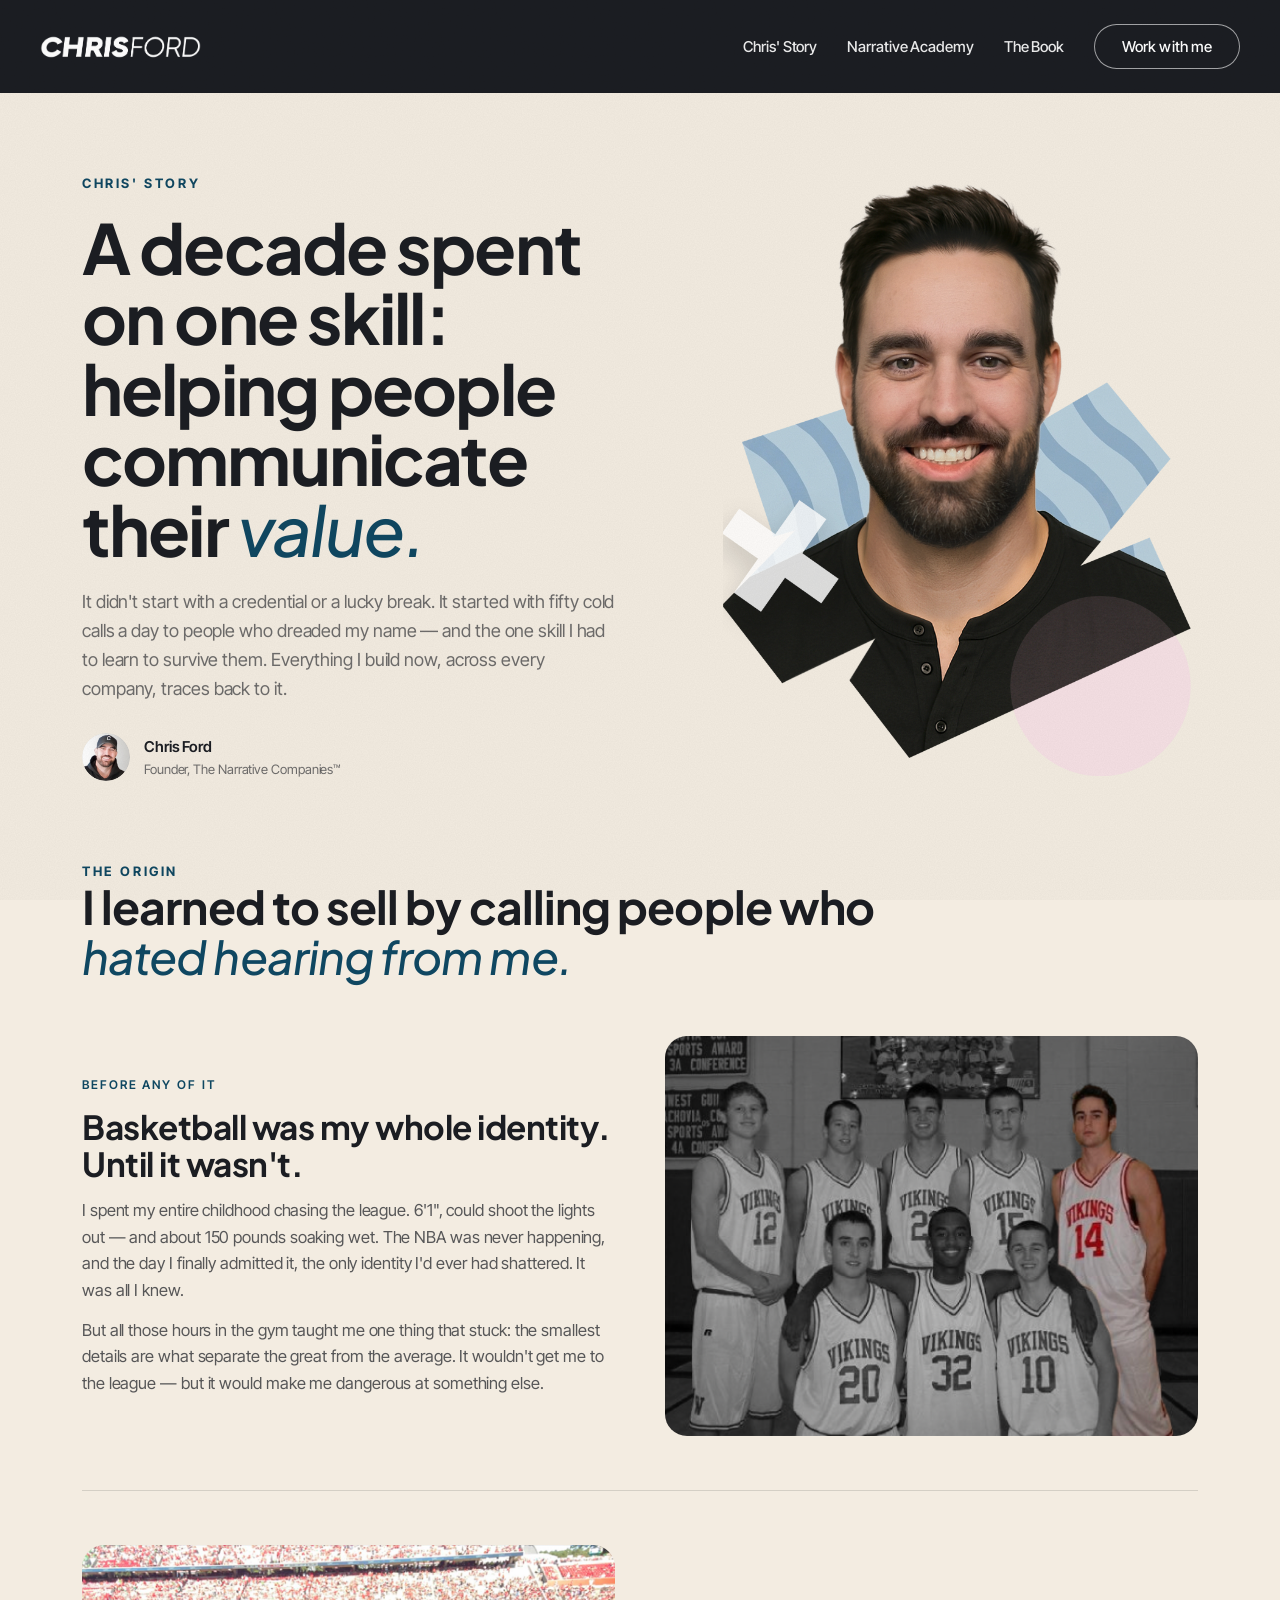
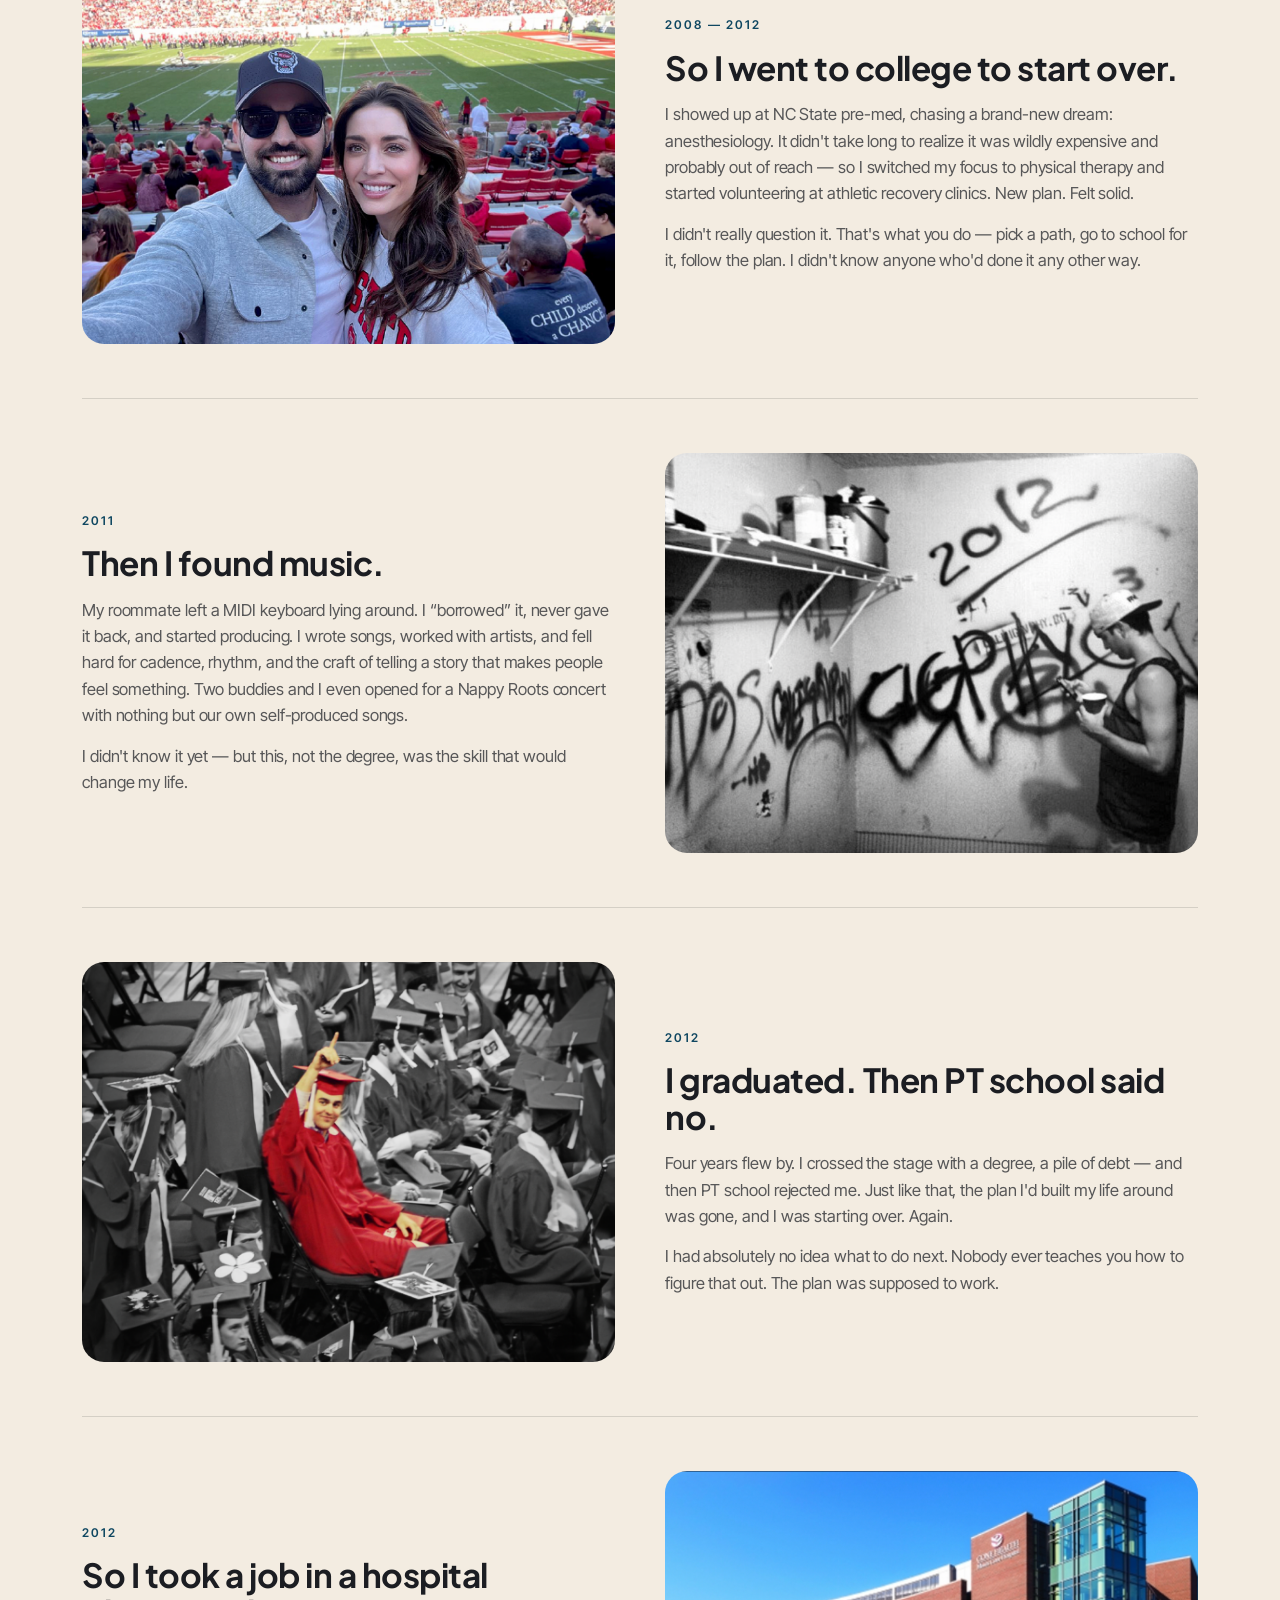
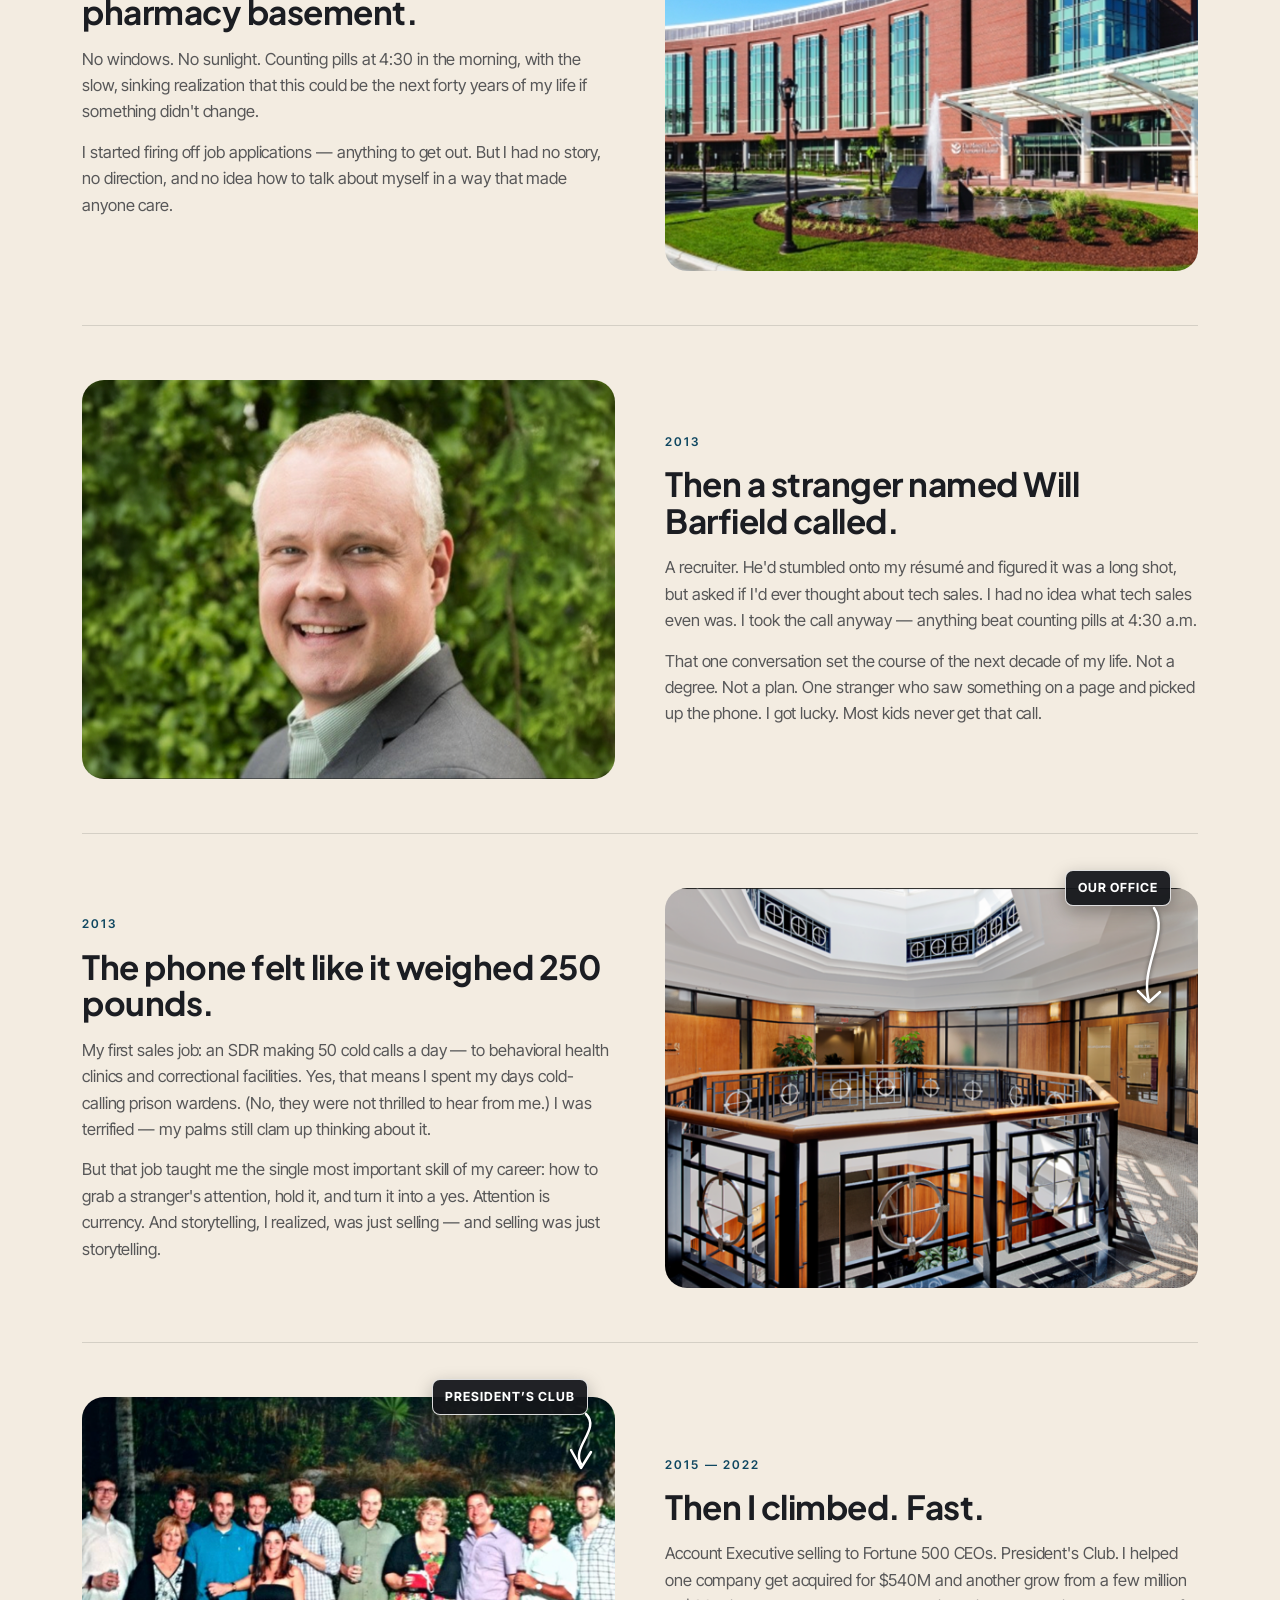
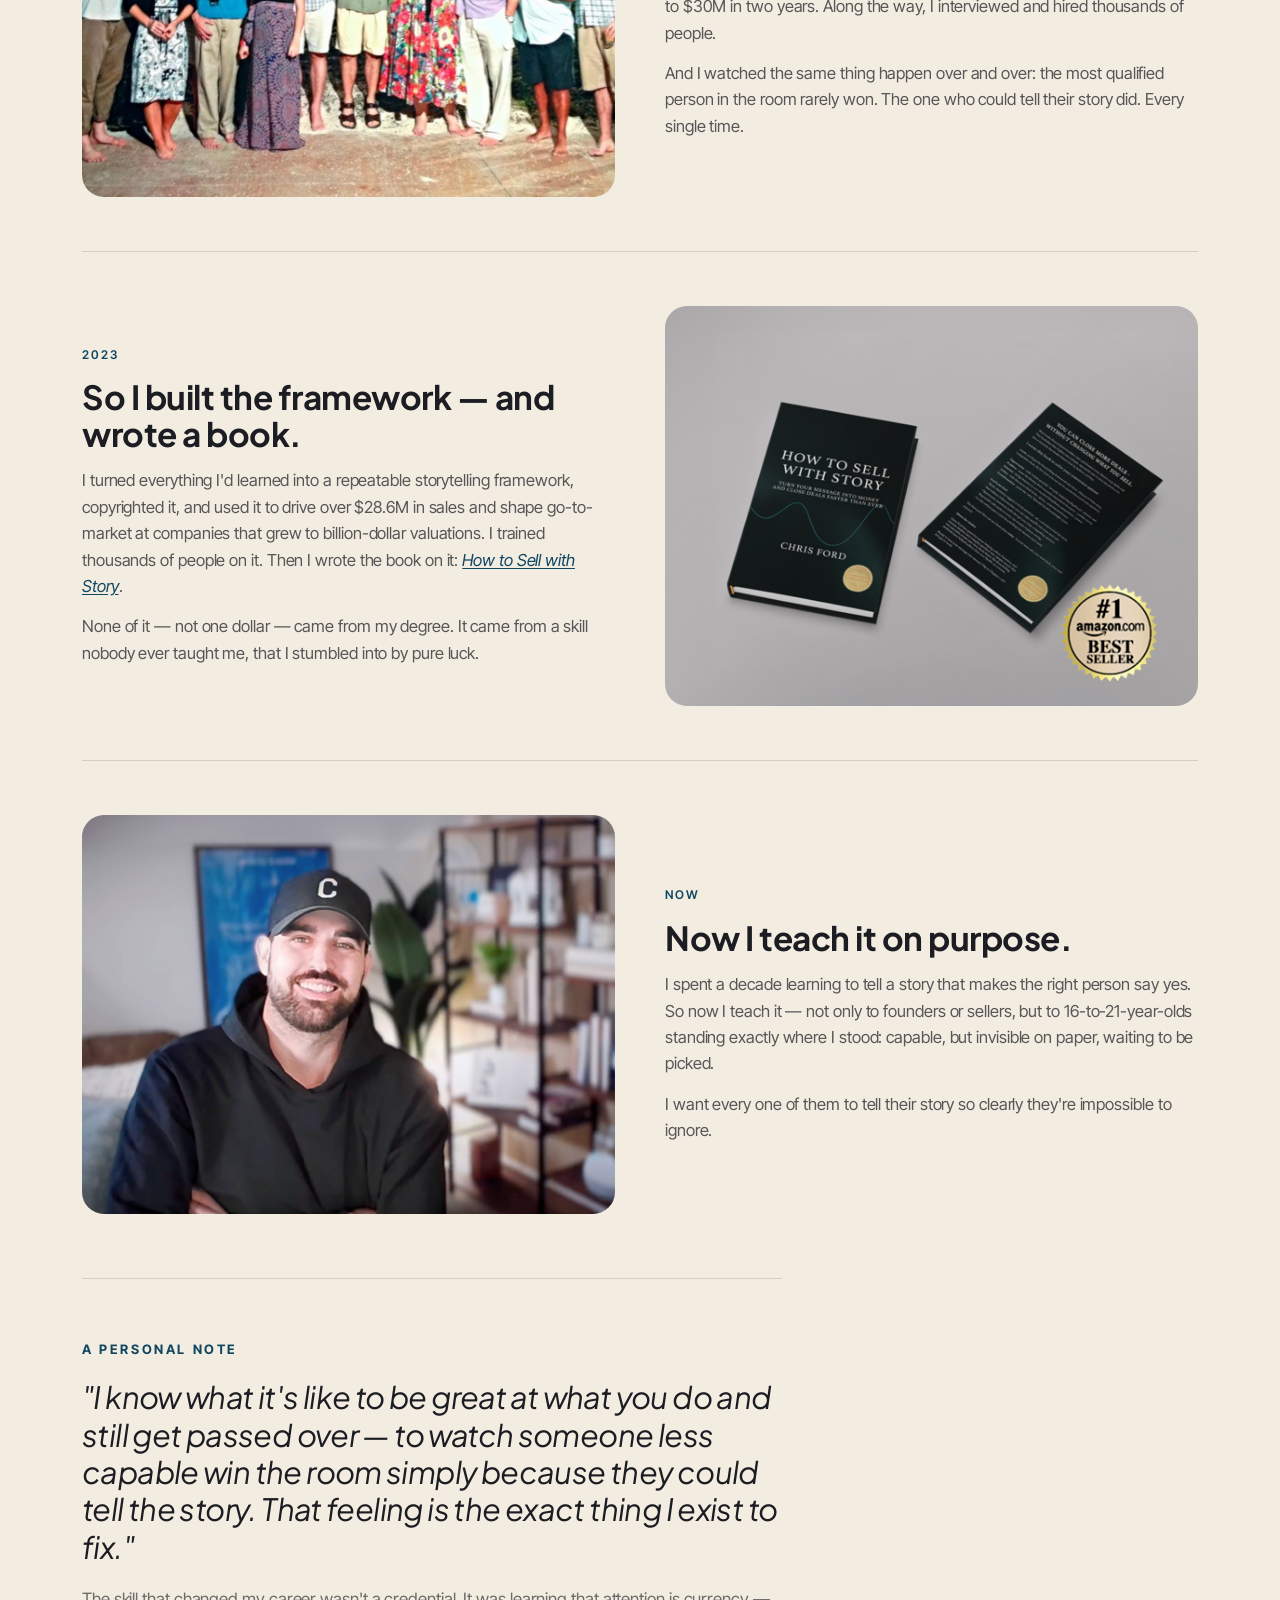
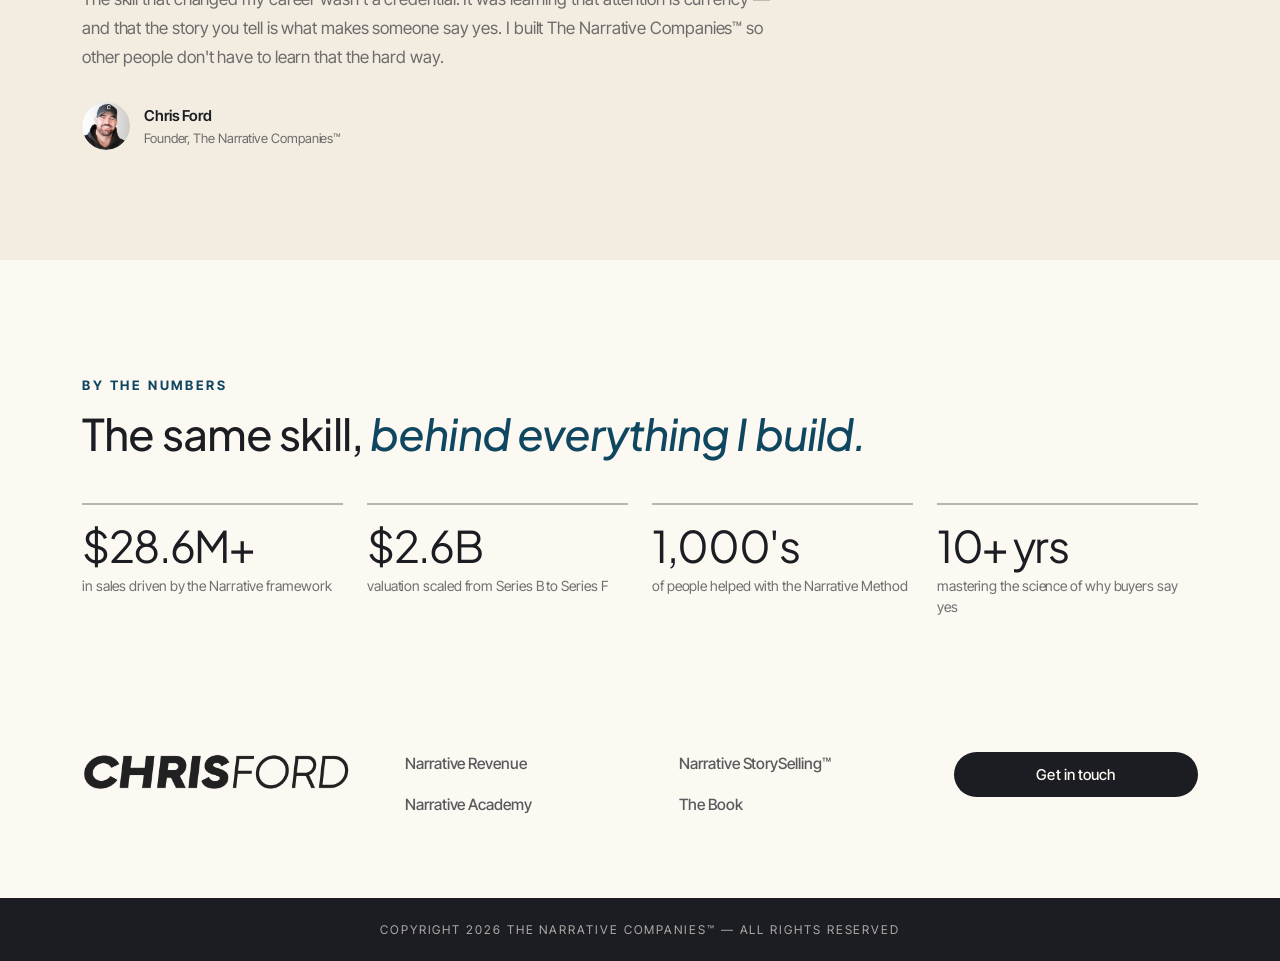
<file: chris-story.html>
<!DOCTYPE html>
<html lang="en">
<head>
<meta charset="UTF-8">
<meta name="viewport" content="width=device-width, initial-scale=1.0">
<title>Chris' Story — Chris Ford</title>
<meta name="description" content="A decade spent on one skill: helping people communicate their value. The origin story behind Chris Ford and The Narrative Companies.">
<link rel="icon" href="ChrisFord-favicon.png">
<link rel="preconnect" href="https://fonts.googleapis.com">
<link rel="preconnect" href="https://fonts.gstatic.com" crossorigin>
<link href="https://fonts.googleapis.com/css2?family=Source+Serif+4:ital,opsz,wght@0,8..60,400;0,8..60,500;0,8..60,600;0,8..60,700;1,8..60,400;1,8..60,500;1,8..60,600&family=Inter+Tight:wght@400;500;600;700&family=Plus+Jakarta+Sans:wght@500;600;700;800&family=Caveat:wght@600;700&display=swap" rel="stylesheet">
<link rel="stylesheet" href="styles.css">
<style>
  /* Chris' Story page: no hero, so make the header a solid dark bar at the top */
  header{position:static;background:var(--ink)}
  body{background:var(--bone-soft)}
  .story{padding-top:clamp(56px,7vw,80px)}
</style>
</head>
<body>

<!-- ===== NAV ===== -->
<header>
  <nav>
    <a href="index.html" class="logo"><img src="cford.png" alt="Chris Ford"></a>
    <div class="navlinks">
      <a href="chris-story.html">Chris' Story</a>
      <a href="narrative-academy.html">Narrative Academy</a>
      <a href="index.html#book">The Book</a>
      <a href="contact.html" class="btn btn-ghost-light">Work with me</a>
    </div>
    <button class="nav-toggle" id="navToggle" aria-label="Open menu" aria-expanded="false">
      <span></span><span></span><span></span>
    </button>
  </nav>
  <div class="mobile-menu" id="mobileMenu">
    <a href="chris-story.html">Chris' Story</a>
    <a href="narrative-academy.html">Narrative Academy</a>
    <a href="index.html#book">The Book</a>
    <a href="contact.html" class="mm-cta">Work with me</a>
  </div>
</header>

<!-- ===== CHRIS' STORY ===== -->
<section class="story" id="chris-story">
  <div class="container">
    <div class="story-intro">
      <div>
        <div class="eyebrow">Chris' Story</div>
        <h2>A decade spent on one skill: helping people communicate their <em>value.</em></h2>
        <p class="lede">It didn't start with a credential or a lucky break. It started with fifty cold calls a day to people who dreaded my name — and the one skill I had to learn to survive them. Everything I build now, across every company, traces back to it.</p>
        <div class="story-byline">
          <img src="prof-ig.png" alt="Chris Ford">
          <div>
            <div class="nm">Chris Ford</div>
            <div class="rl">Founder, The Narrative Companies&trade;</div>
          </div>
        </div>
      </div>
      <div class="story-hero-photo"><img src="cf-design.png" alt="Chris Ford"></div>
    </div>

    <div class="story-origin-head">
      <div class="eyebrow">The origin</div>
      <h3>I learned to sell by calling people who <em>hated hearing from me.</em></h3>
    </div>

    <div class="beat first img-right">
      <div class="beat-media"><img src="chris-basketball.png" alt="Chris with his high school basketball team"></div>
      <div class="beat-text">
        <div class="beat-meta">Before any of it</div>
        <h3>Basketball was my whole identity. Until it wasn't.</h3>
        <p>I spent my entire childhood chasing the league. 6'1", could shoot the lights out — and about 150 pounds soaking wet. The NBA was never happening, and the day I finally admitted it, the only identity I'd ever had shattered. It was all I knew.</p>
        <p>But all those hours in the gym taught me one thing that stuck: the smallest details are what separate the great from the average. It wouldn't get me to the league — but it would make me dangerous at something else.</p>
      </div>
    </div>

    <div class="beat">
      <div class="beat-media"><img src="chris-nc-state.png" alt="NC State 2008"></div>
      <div class="beat-text">
        <div class="beat-meta">2008 — 2012</div>
        <h3>So I went to college to start over.</h3>
        <p>I showed up at NC State pre-med, chasing a brand-new dream: anesthesiology. It didn't take long to realize it was wildly expensive and probably out of reach — so I switched my focus to physical therapy and started volunteering at athletic recovery clinics. New plan. Felt solid.</p>
        <p>I didn't really question it. That's what you do — pick a path, go to school for it, follow the plan. I didn't know anyone who'd done it any other way.</p>
      </div>
    </div>

    <div class="beat img-right">
      <div class="beat-media"><img src="chris-storytelling.png" alt="Chris producing music in college"></div>
      <div class="beat-text">
        <div class="beat-meta">2011</div>
        <h3>Then I found music.</h3>
        <p>My roommate left a MIDI keyboard lying around. I &ldquo;borrowed&rdquo; it, never gave it back, and started producing. I wrote songs, worked with artists, and fell hard for cadence, rhythm, and the craft of telling a story that makes people feel something. Two buddies and I even opened for a Nappy Roots concert with nothing but our own self-produced songs.</p>
        <p>I didn't know it yet — but this, not the degree, was the skill that would change my life.</p>
      </div>
    </div>

    <div class="beat">
      <div class="beat-media"><img src="chris-graduation.png" alt="Graduation 2012"></div>
      <div class="beat-text">
        <div class="beat-meta">2012</div>
        <h3>I graduated. Then PT school said no.</h3>
        <p>Four years flew by. I crossed the stage with a degree, a pile of debt — and then PT school rejected me. Just like that, the plan I'd built my life around was gone, and I was starting over. Again.</p>
        <p>I had absolutely no idea what to do next. Nobody ever teaches you how to figure that out. The plan was supposed to work.</p>
      </div>
    </div>

    <div class="beat img-right">
      <div class="beat-media"><img src="chris-pharmacy.png" alt="Hospital pharmacy"></div>
      <div class="beat-text">
        <div class="beat-meta">2012</div>
        <h3>So I took a job in a hospital pharmacy basement.</h3>
        <p>No windows. No sunlight. Counting pills at 4:30 in the morning, with the slow, sinking realization that this could be the next forty years of my life if something didn't change.</p>
        <p>I started firing off job applications — anything to get out. But I had no story, no direction, and no idea how to talk about myself in a way that made anyone care.</p>
      </div>
    </div>

    <div class="beat">
      <div class="beat-media"><img src="chris-will-barfield.png" alt="Will Barfield"></div>
      <div class="beat-text">
        <div class="beat-meta">2013</div>
        <h3>Then a stranger named Will Barfield called.</h3>
        <p>A recruiter. He'd stumbled onto my résumé and figured it was a long shot, but asked if I'd ever thought about tech sales. I had no idea what tech sales even was. I took the call anyway — anything beat counting pills at 4:30 a.m.</p>
        <p>That one conversation set the course of the next decade of my life. Not a degree. Not a plan. One stranger who saw something on a page and picked up the phone. I got lucky. Most kids never get that call.</p>
      </div>
    </div>

    <div class="beat img-right">
      <div class="beat-media has-anno">
        <div class="beat-media-clip"><img src="chris-relias.png" alt="Chris's first sales office"></div>
        <div class="beat-anno">
          <span class="beat-anno-label">Our office</span>
          <svg class="beat-anno-arrow" width="46" height="105" viewBox="0 0 46 105" fill="none" aria-hidden="true" style="top:4%;right:clamp(12px,5.5%,34px)">
            <path d="M31 4 C 47 28, 16 64, 26 97" stroke="#fff" stroke-width="2.5" stroke-linecap="round"/>
            <path d="M15 87 L26 98 L37 88" stroke="#fff" stroke-width="2.5" stroke-linecap="round" stroke-linejoin="round"/>
          </svg>
        </div>
      </div>
      <div class="beat-text">
        <div class="beat-meta">2013</div>
        <h3>The phone felt like it weighed 250 pounds.</h3>
        <p>My first sales job: an SDR making 50 cold calls a day — to behavioral health clinics and correctional facilities. Yes, that means I spent my days cold-calling prison wardens. (No, they were not thrilled to hear from me.) I was terrified — my palms still clam up thinking about it.</p>
        <p>But that job taught me the single most important skill of my career: how to grab a stranger's attention, hold it, and turn it into a yes. Attention is currency. And storytelling, I realized, was just selling — and selling was just storytelling.</p>
      </div>
    </div>

    <div class="beat">
      <div class="beat-media has-anno">
        <div class="beat-media-clip"><img src="chris-presidents-club.png" alt="Chris with his team at President's Club"></div>
        <div class="beat-anno">
          <span class="beat-anno-label">President&rsquo;s Club</span>
          <svg class="beat-anno-arrow" width="40" height="65" viewBox="0 0 40 65" fill="none" aria-hidden="true" style="top:3%;right:clamp(8px,3%,22px)">
            <path d="M27 5 C 42 20, 12 38, 22 55" stroke="#fff" stroke-width="2.5" stroke-linecap="round"/>
            <path d="M12 41 L22 59 L32 43" stroke="#fff" stroke-width="2.5" stroke-linecap="round" stroke-linejoin="round"/>
          </svg>
        </div>
      </div>
      <div class="beat-text">
        <div class="beat-meta">2015 — 2022</div>
        <h3>Then I climbed. Fast.</h3>
        <p>Account Executive selling to Fortune 500 CEOs. President's Club. I helped one company get acquired for $540M and another grow from a few million to $30M in two years. Along the way, I interviewed and hired thousands of people.</p>
        <p>And I watched the same thing happen over and over: the most qualified person in the room rarely won. The one who could tell their story did. Every single time.</p>
      </div>
    </div>

    <div class="beat img-right">
      <div class="beat-media"><img src="how-to-sell-with-story.png" alt="Chris teaching his storytelling framework"></div>
      <div class="beat-text">
        <div class="beat-meta">2023</div>
        <h3>So I built the framework — and wrote a book.</h3>
        <p>I turned everything I'd learned into a repeatable storytelling framework, copyrighted it, and used it to drive over $28.6M in sales and shape go-to-market at companies that grew to billion-dollar valuations. I trained thousands of people on it. Then I wrote the book on it: <a href="https://www.amazon.com/How-Sell-Story-Message-Faster/dp/B0FV3L6LKT/" target="_blank" rel="noopener">How to Sell with Story</a>.</p>
        <p>None of it — not one dollar — came from my degree. It came from a skill nobody ever taught me, that I stumbled into by pure luck.</p>
      </div>
    </div>

    <div class="beat">
      <div class="beat-media"><img src="chris-office-wide.png" alt="Chris Ford today"></div>
      <div class="beat-text">
        <div class="beat-meta">Now</div>
        <h3>Now I teach it on purpose.</h3>
        <p>I spent a decade learning to tell a story that makes the right person say yes. So now I teach it — not only to founders or sellers, but to 16-to-21-year-olds standing exactly where I stood: capable, but invisible on paper, waiting to be picked.</p>
        <p>I want every one of them to tell their story so clearly they're impossible to ignore.</p>
      </div>
    </div>

    <div class="story-note">
      <div class="eyebrow">A personal note</div>
      <p class="big">"I know what it's like to be great at what you do and still get passed over — to watch someone less capable win the room simply because they could tell the story. That feeling is the exact thing I exist to fix."</p>
      <p>The skill that changed my career wasn't a credential. It was learning that attention is currency — and that the story you tell is what makes someone say yes. I built The Narrative Companies™ so other people don't have to learn that the hard way.</p>
      <div class="story-byline">
        <img src="prof-ig.png" alt="Chris Ford">
        <div>
          <div class="nm">Chris Ford</div>
          <div class="rl">Founder, The Narrative Companies&trade;</div>
        </div>
      </div>
    </div>
  </div>

  <div class="story-stats-sec">
    <div class="container">
      <div class="eyebrow">By the numbers</div>
      <h3 style="font-weight:500;font-size:clamp(28px,3.4vw,44px);line-height:1.08;letter-spacing:-0.02em;margin-top:14px;max-width:820px">The same skill, <em>behind everything I build.</em></h3>
      <div class="story-stats">
        <div class="story-stat"><div class="n">$28.6M+</div><div class="l">in sales driven by the Narrative framework</div></div>
        <div class="story-stat"><div class="n">$2.6B</div><div class="l">valuation scaled from Series B to Series F</div></div>
        <div class="story-stat"><div class="n">1,000's</div><div class="l">of people helped with the Narrative Method</div></div>
        <div class="story-stat"><div class="n">10+ yrs</div><div class="l">mastering the science of why buyers say yes</div></div>
      </div>
    </div>
  </div>
</section>

<!-- ===== FOOTER ===== -->
<footer>
  <div class="main">
    <div class="container foot-grid">
      <div class="foot-logo"><img src="cford-black.png" alt="Chris Ford"></div>
      <div class="foot-col">
        <a href="https://www.narrativerevenue.com" target="_blank" rel="noopener">Narrative Revenue</a>
        <a href="narrative-academy.html">Narrative Academy</a>
      </div>
      <div class="foot-col">
        <a href="https://www.narrativestoryselling.com" target="_blank" rel="noopener">Narrative StorySelling&trade;</a>
        <a href="https://www.amazon.com/How-Sell-Story-Message-Faster/dp/B0FV3L6LKT/" target="_blank" rel="noopener">The Book</a>
      </div>
      <div class="foot-cta">
        <a href="contact.html" class="btn btn-primary">Get in touch</a>
      </div>
    </div>
  </div>
  <div class="foot-bottom">
    Copyright 2026 The Narrative Companies&trade; — All Rights Reserved
  </div>
</footer>

<script>
  /* ---- Navbar dropdown (click/tap + outside-close) ---- */
  (function(){
    var item=document.getElementById('companiesItem');
    if(!item)return;
    var trigger=item.querySelector('.nav-trigger');
    trigger.addEventListener('click',function(e){
      e.stopPropagation();
      var open=item.classList.toggle('open');
      trigger.setAttribute('aria-expanded',open?'true':'false');
    });
    document.addEventListener('click',function(){item.classList.remove('open');trigger.setAttribute('aria-expanded','false');});
    document.addEventListener('keydown',function(e){if(e.key==='Escape'){item.classList.remove('open');trigger.setAttribute('aria-expanded','false');}});
  })();

  /* ---- Mobile menu toggle ---- */
  (function(){
    var t=document.getElementById('navToggle'),m=document.getElementById('mobileMenu');
    if(!t||!m)return;
    function close(){m.classList.remove('open');t.classList.remove('open');t.setAttribute('aria-expanded','false');}
    t.addEventListener('click',function(){
      var open=m.classList.toggle('open');
      t.classList.toggle('open',open);
      t.setAttribute('aria-expanded',open?'true':'false');
    });
    m.querySelectorAll('a').forEach(function(a){a.addEventListener('click',close);});
  })();

  /* ---- Subtle scroll reveal ---- */
  (function(){
    var reduce = window.matchMedia && window.matchMedia('(prefers-reduced-motion: reduce)').matches;
    var groups = [
      '.story-intro > div','.story-origin-head','.beat','.story-note',
      '.story-stats-sec .eyebrow','.story-stats-sec h3','.story-stat'
    ];
    var els = Array.prototype.slice.call(document.querySelectorAll(groups.join(',')));
    if(!els.length) return;
    els.forEach(function(el){ el.classList.add('reveal'); });
    document.querySelectorAll('.story-stat').forEach(function(el,i){ el.style.transitionDelay = (i*0.08)+'s'; });
    if(reduce || !('IntersectionObserver' in window)){ els.forEach(function(el){ el.classList.add('in'); }); return; }
    var io = new IntersectionObserver(function(entries){
      entries.forEach(function(e){ if(e.isIntersecting){ e.target.classList.add('in'); io.unobserve(e.target); } });
    }, { threshold: 0.12, rootMargin: '0px 0px -6% 0px' });
    els.forEach(function(el){ io.observe(el); });
  })();
</script>
</body>
</html>
</file>
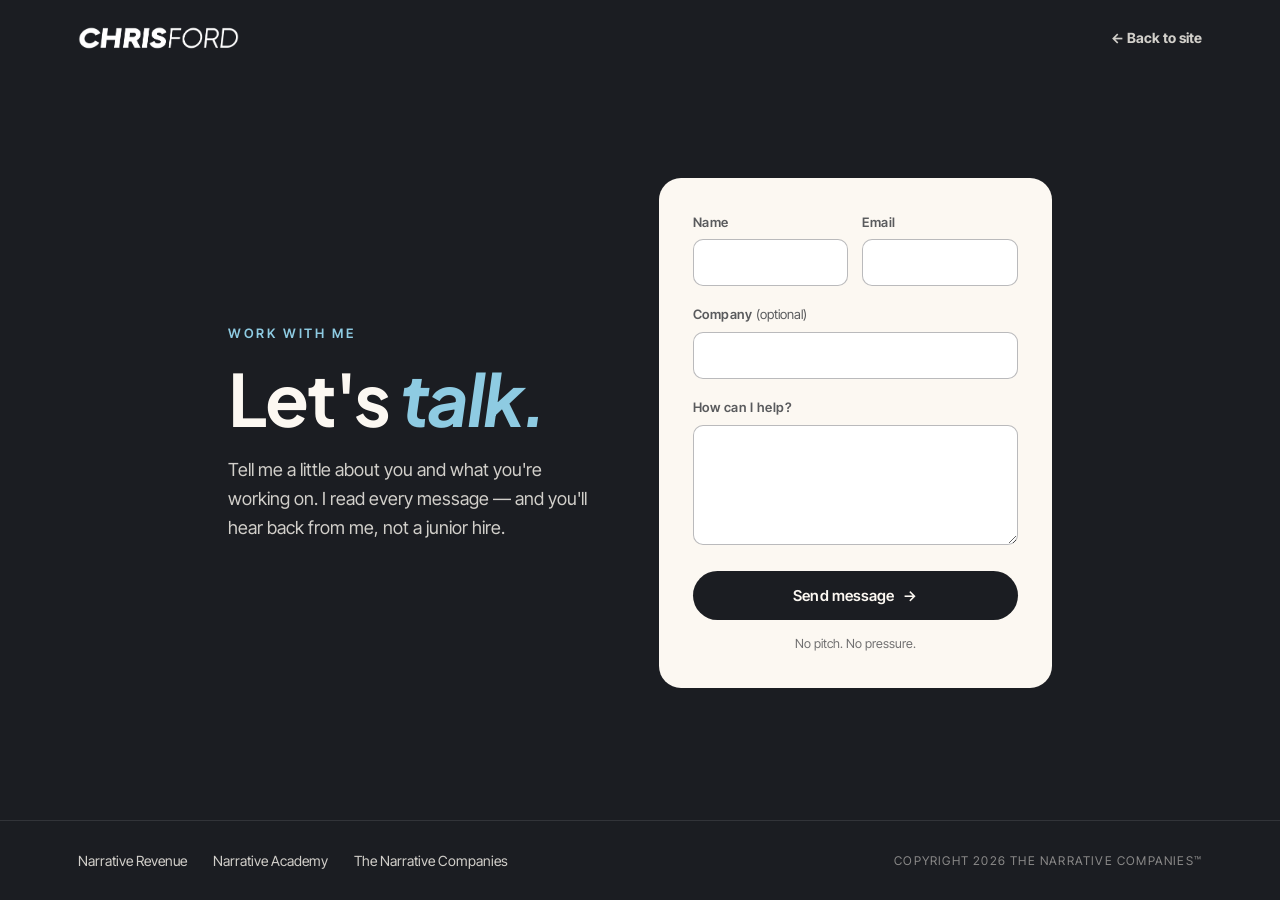
<file: contact.html>
<!DOCTYPE html>
<html lang="en">
<head>
<meta charset="UTF-8">
<meta name="viewport" content="width=device-width, initial-scale=1.0">
<title>Work with me — Chris Ford</title>
<link rel="icon" href="ChrisFord-favicon.png">
<link rel="preconnect" href="https://fonts.googleapis.com">
<link rel="preconnect" href="https://fonts.gstatic.com" crossorigin>
<link href="https://fonts.googleapis.com/css2?family=Source+Serif+4:ital,opsz,wght@0,8..60,400;0,8..60,500;0,8..60,600;1,8..60,400;1,8..60,500&family=Inter+Tight:wght@400;500;600;700&family=Plus+Jakarta+Sans:wght@500;600;700;800&display=swap" rel="stylesheet">
<style>
  :root{
    --bone:#fcf8f2;--bone-soft:#f3ece1;--ink:#1B1D22;--ink-soft:rgba(27,29,34,0.72);
    --muted:rgba(27,29,34,0.62);--hairline:rgba(27,29,34,0.14);--hairline-2:rgba(27,29,34,0.30);
    --teal:#0F4761;--sky:#8ecbe2;--cream-on-ink:rgba(250,246,239,0.82);
    --serif:'Source Serif 4','Georgia',serif;--sans:'Inter Tight',ui-sans-serif,system-ui,sans-serif;
    --display:'Plus Jakarta Sans','Inter Tight',sans-serif;
  }
  *{margin:0;padding:0;box-sizing:border-box}
  html{scroll-behavior:smooth}
  body{font-family:var(--sans);background:var(--ink);color:var(--bone);font-size:17px;line-height:1.6;-webkit-font-smoothing:antialiased;min-height:100vh;display:flex;flex-direction:column}
  a{color:inherit;text-decoration:none}
  img{display:block;max-width:100%}
  .container{max-width:880px;margin:0 auto;padding:0 28px;width:100%}
  .eyebrow{font-size:13px;font-weight:600;letter-spacing:.20em;text-transform:uppercase;color:var(--sky)}
  em{font-style:italic;color:var(--sky)}

  header{padding:26px 0}
  header .container{max-width:1180px;display:flex;align-items:center;justify-content:space-between}
  .logo img{height:24px;width:auto}
  .back{font-size:14px;font-weight:700;color:var(--cream-on-ink)}
  .back:hover{color:#fff}

  main{flex:1;display:flex;align-items:center;padding:50px 0 80px}
  .lead{max-width:560px}
  .lead .eyebrow{margin-bottom:18px}
  .lead h1{font-family:var(--display);font-weight:700;font-size:clamp(40px,6vw,72px);line-height:1.0;letter-spacing:-0.03em;margin-bottom:22px}
  .lead p{color:var(--cream-on-ink);font-size:18px;max-width:480px}
  .grid{display:grid;grid-template-columns:1fr 1.05fr;gap:56px;align-items:center;width:100%}

  form{background:var(--bone);color:var(--ink);border-radius:22px;padding:34px}
  .field{margin-bottom:18px}
  .field label{display:block;font-size:13px;font-weight:600;letter-spacing:.04em;margin-bottom:7px;color:var(--ink-soft)}
  .field input,.field textarea{width:100%;padding:13px 15px;border:1px solid var(--hairline-2);border-radius:10px;background:#fff;font-family:var(--sans);font-size:15px;color:var(--ink);outline:none;transition:border-color .15s}
  .field input:focus,.field textarea:focus{border-color:var(--teal)}
  .field textarea{resize:vertical;min-height:120px}
  .row{display:grid;grid-template-columns:1fr 1fr;gap:14px}
  .btn{display:inline-flex;align-items:center;gap:9px;width:100%;justify-content:center;padding:15px 28px;border-radius:100px;border:0;font-family:var(--sans);font-size:15px;font-weight:600;letter-spacing:.005em;background:var(--ink);color:var(--bone);cursor:pointer;transition:background .18s,transform .2s}
  .btn:hover{background:var(--teal);transform:translateY(-1px)}
  .btn[disabled]{opacity:.6;cursor:default;transform:none}
  .note{margin-top:14px;font-size:12.5px;color:var(--muted);text-align:center}
  .success{display:none;background:var(--bone);color:var(--ink);border-radius:22px;padding:48px 34px;text-align:center}
  .success h2{font-family:var(--display);font-weight:700;font-size:30px;margin-bottom:12px}
  .success p{color:var(--ink-soft)}
  .formerr{display:none;margin-top:14px;font-size:13px;color:#b3261e;text-align:center}

  footer{padding:26px 0;border-top:1px solid rgba(255,255,255,.1)}
  footer .container{max-width:1180px;display:flex;justify-content:space-between;align-items:center;flex-wrap:wrap;gap:12px}
  footer .links a{color:var(--cream-on-ink);font-size:14px;margin-left:22px}
  footer .links a:first-child{margin-left:0}
  footer .links a:hover{color:#fff}
  footer .copy{font-size:12px;letter-spacing:.10em;text-transform:uppercase;color:rgba(250,246,239,.5)}

  @media(max-width:820px){
    .grid{grid-template-columns:1fr;gap:30px}
    .row{grid-template-columns:1fr}
  }
</style>
</head>
<body>

<header>
  <div class="container">
    <a href="index.html" class="logo"><img src="cford.png" alt="Chris Ford"></a>
    <a href="index.html" class="back">&larr; Back to site</a>
  </div>
</header>

<main>
  <div class="container">
    <div class="grid">
      <div class="lead">
        <div class="eyebrow">Work with me</div>
        <h1>Let's <em>talk.</em></h1>
        <p>Tell me a little about you and what you're working on. I read every message — and you'll hear back from me, not a junior hire.</p>
      </div>

      <div>
        <form id="contactForm" action="https://formspree.io/f/xjgdjbjp" method="POST">
          <input type="hidden" name="_subject" value="New message from itschrisford.com">
          <div class="row">
            <div class="field">
              <label for="name">Name</label>
              <input id="name" name="name" type="text" autocomplete="name" required>
            </div>
            <div class="field">
              <label for="email">Email</label>
              <input id="email" name="email" type="email" autocomplete="email" required>
            </div>
          </div>
          <div class="field">
            <label for="company">Company <span style="font-weight:400;text-transform:none;letter-spacing:0">(optional)</span></label>
            <input id="company" name="company" type="text" autocomplete="organization">
          </div>
          <div class="field">
            <label for="message">How can I help?</label>
            <textarea id="message" name="message" required></textarea>
          </div>
          <button type="submit" class="btn">Send message <span aria-hidden="true">&rarr;</span></button>
          <div class="formerr" id="formErr">Something went wrong. Please email me directly at cford@narrativerevenue.com.</div>
          <div class="note">No pitch. No pressure.</div>
        </form>

        <div class="success" id="successMsg">
          <h2>Message sent.</h2>
          <p>Thanks for reaching out — I'll get back to you personally, usually within a couple of business days.</p>
        </div>
      </div>
    </div>
  </div>
</main>

<footer>
  <div class="container">
    <div class="links">
      <a href="https://www.narrativerevenue.com" target="_blank" rel="noopener">Narrative Revenue</a>
      <a href="narrative-academy.html">Narrative Academy</a>
      <a href="https://www.thenarrativecompanies.com" target="_blank" rel="noopener">The Narrative Companies</a>
    </div>
    <div class="copy">Copyright 2026 The Narrative Companies&trade;</div>
  </div>
</footer>

<script>
  (function(){
    var form=document.getElementById('contactForm'),
        ok=document.getElementById('successMsg'),
        err=document.getElementById('formErr'),
        btn=form.querySelector('button[type=submit]');
    form.addEventListener('submit',function(e){
      e.preventDefault();
      err.style.display='none';
      btn.disabled=true;btn.textContent='Sending…';
      fetch(form.action,{method:'POST',body:new FormData(form),headers:{'Accept':'application/json'}})
        .then(function(res){
          if(res.ok){form.style.display='none';ok.style.display='block';}
          else{throw new Error('bad');}
        })
        .catch(function(){
          err.style.display='block';
          btn.disabled=false;btn.innerHTML='Send message <span aria-hidden="true">&rarr;</span>';
        });
    });
  })();
</script>
</body>
</html>
</file>
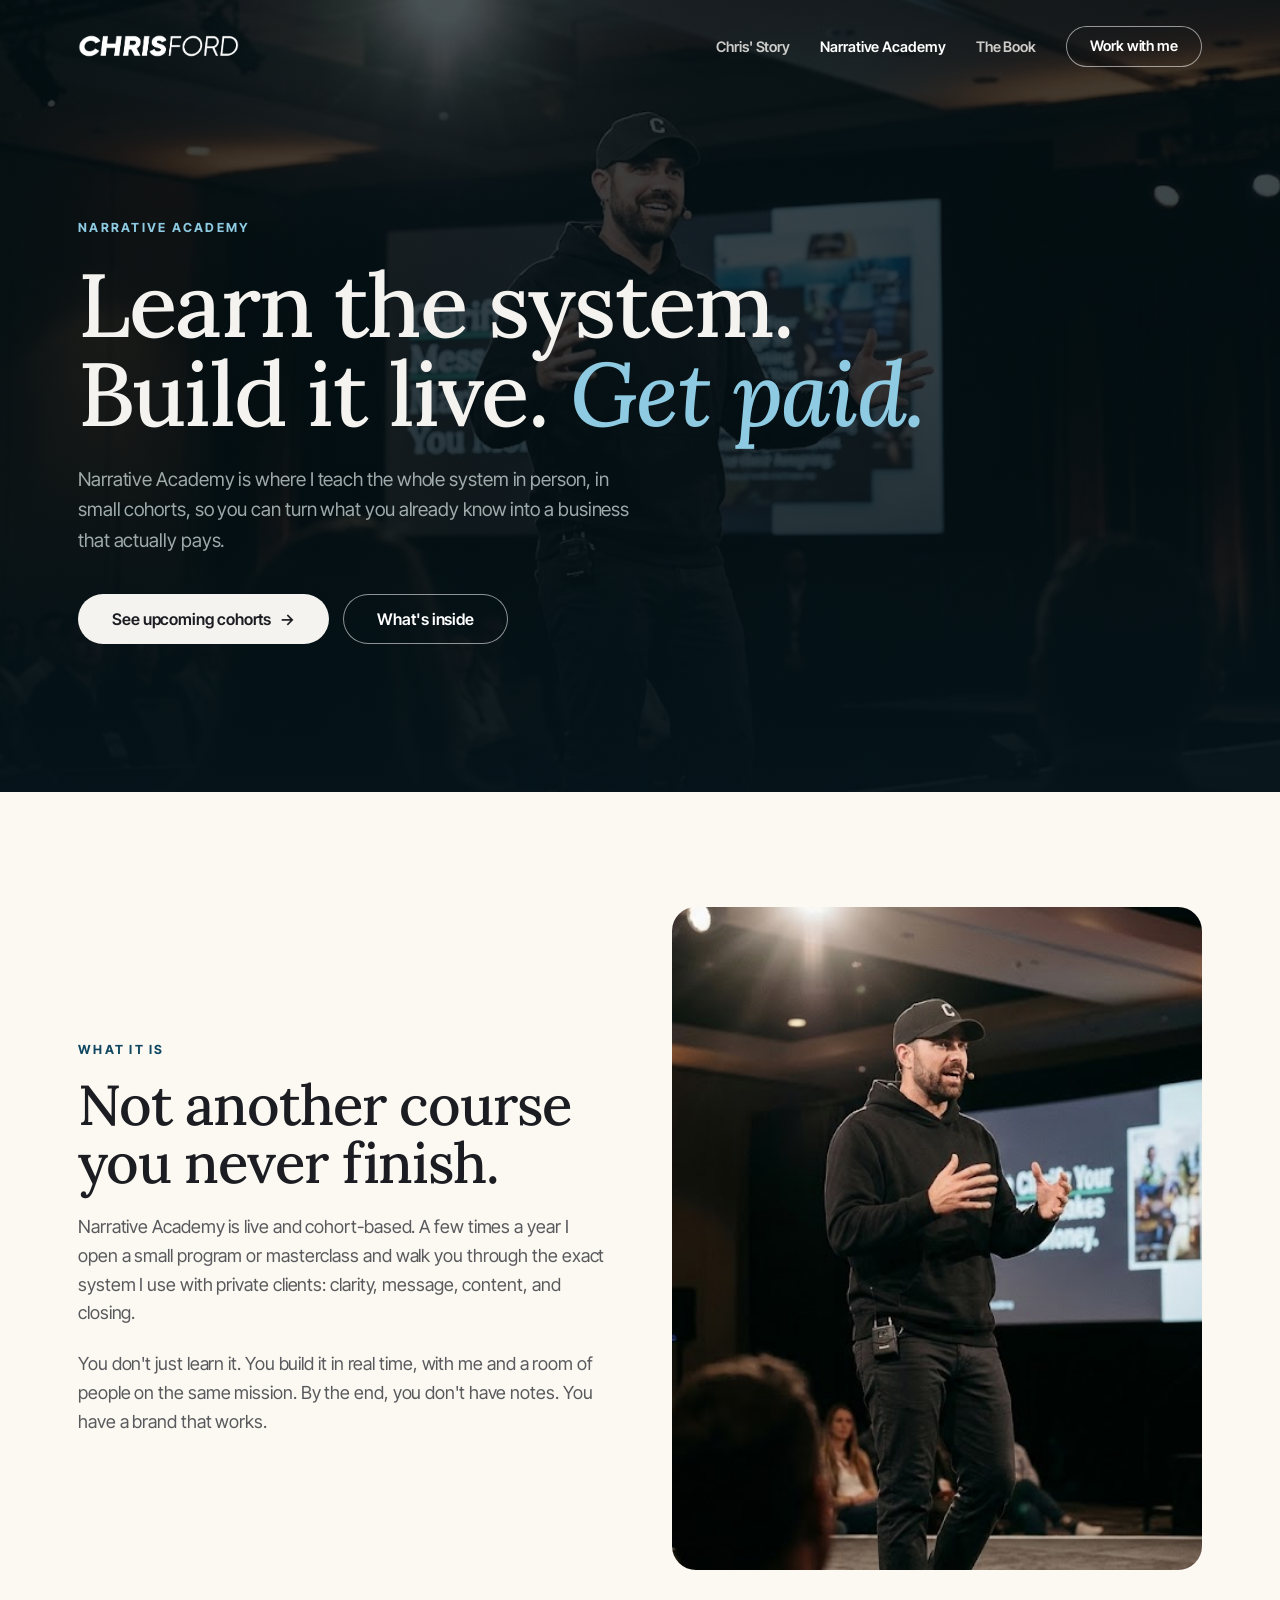
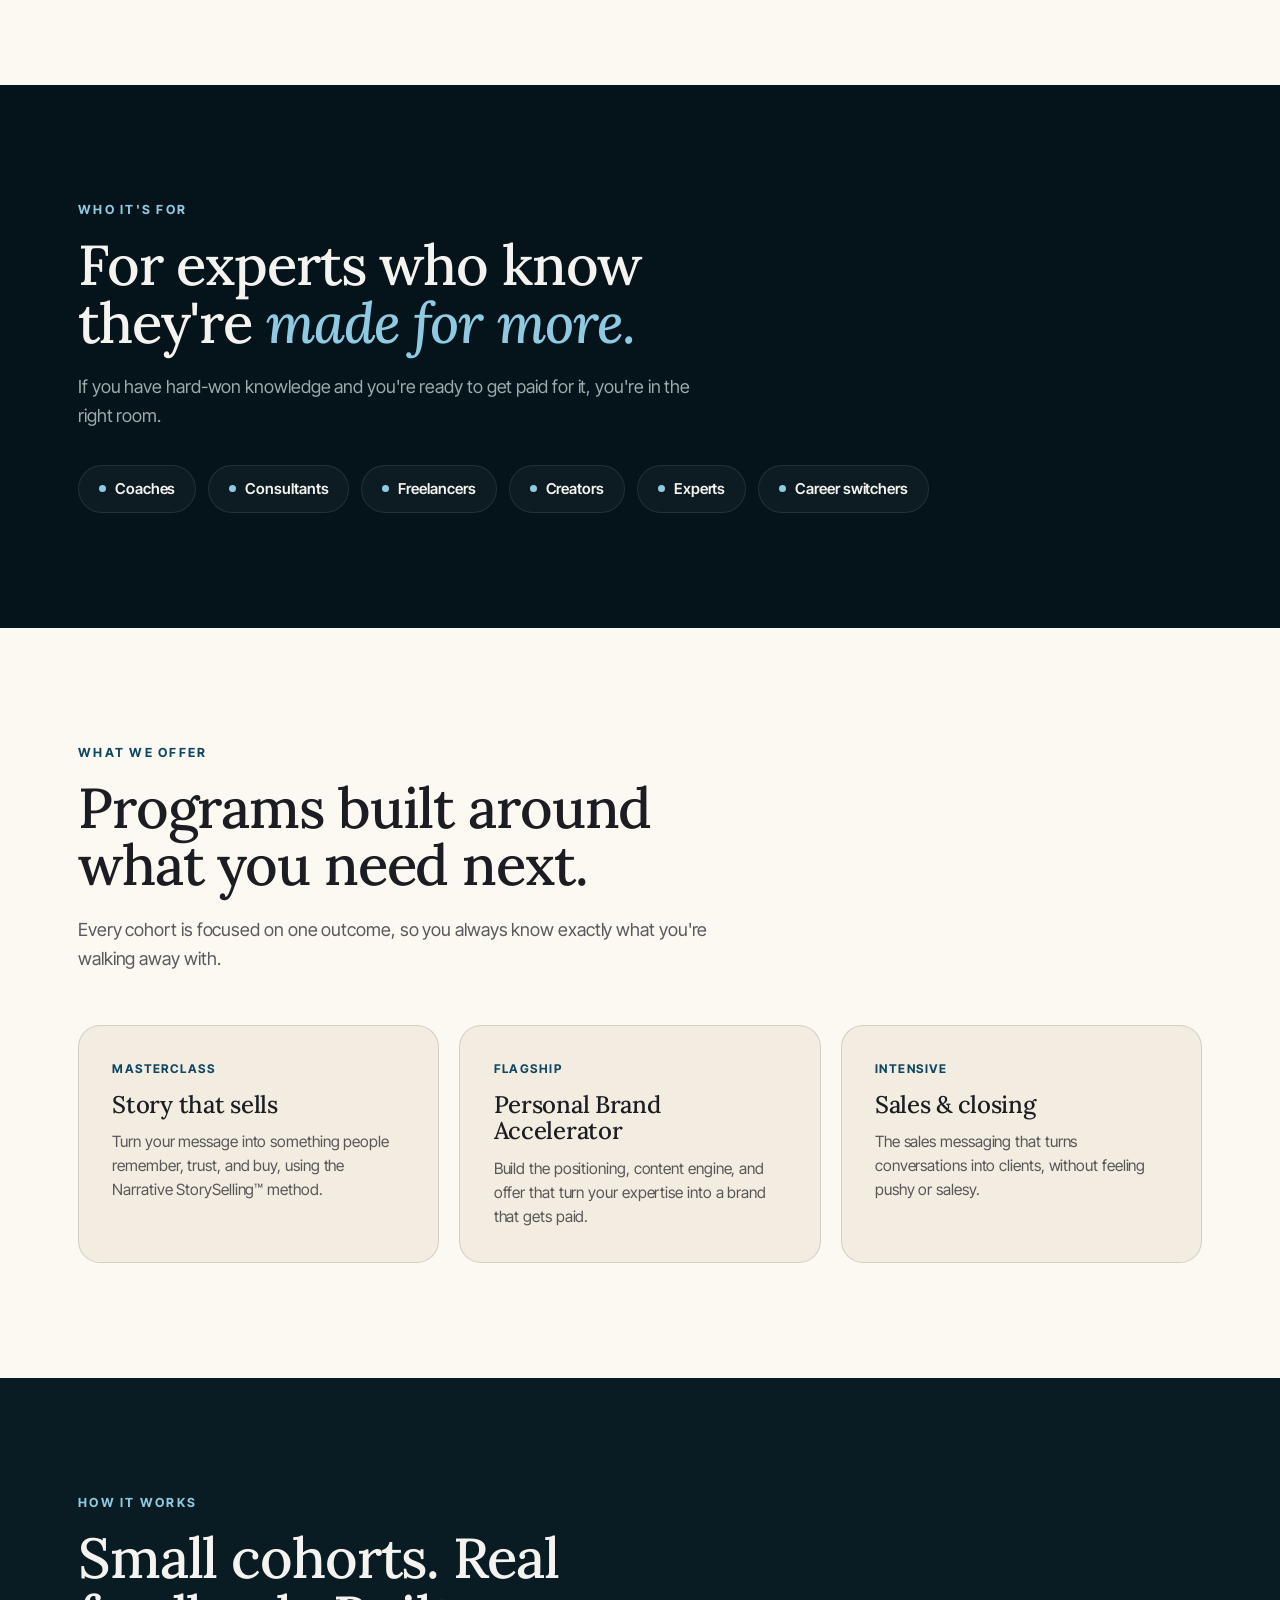
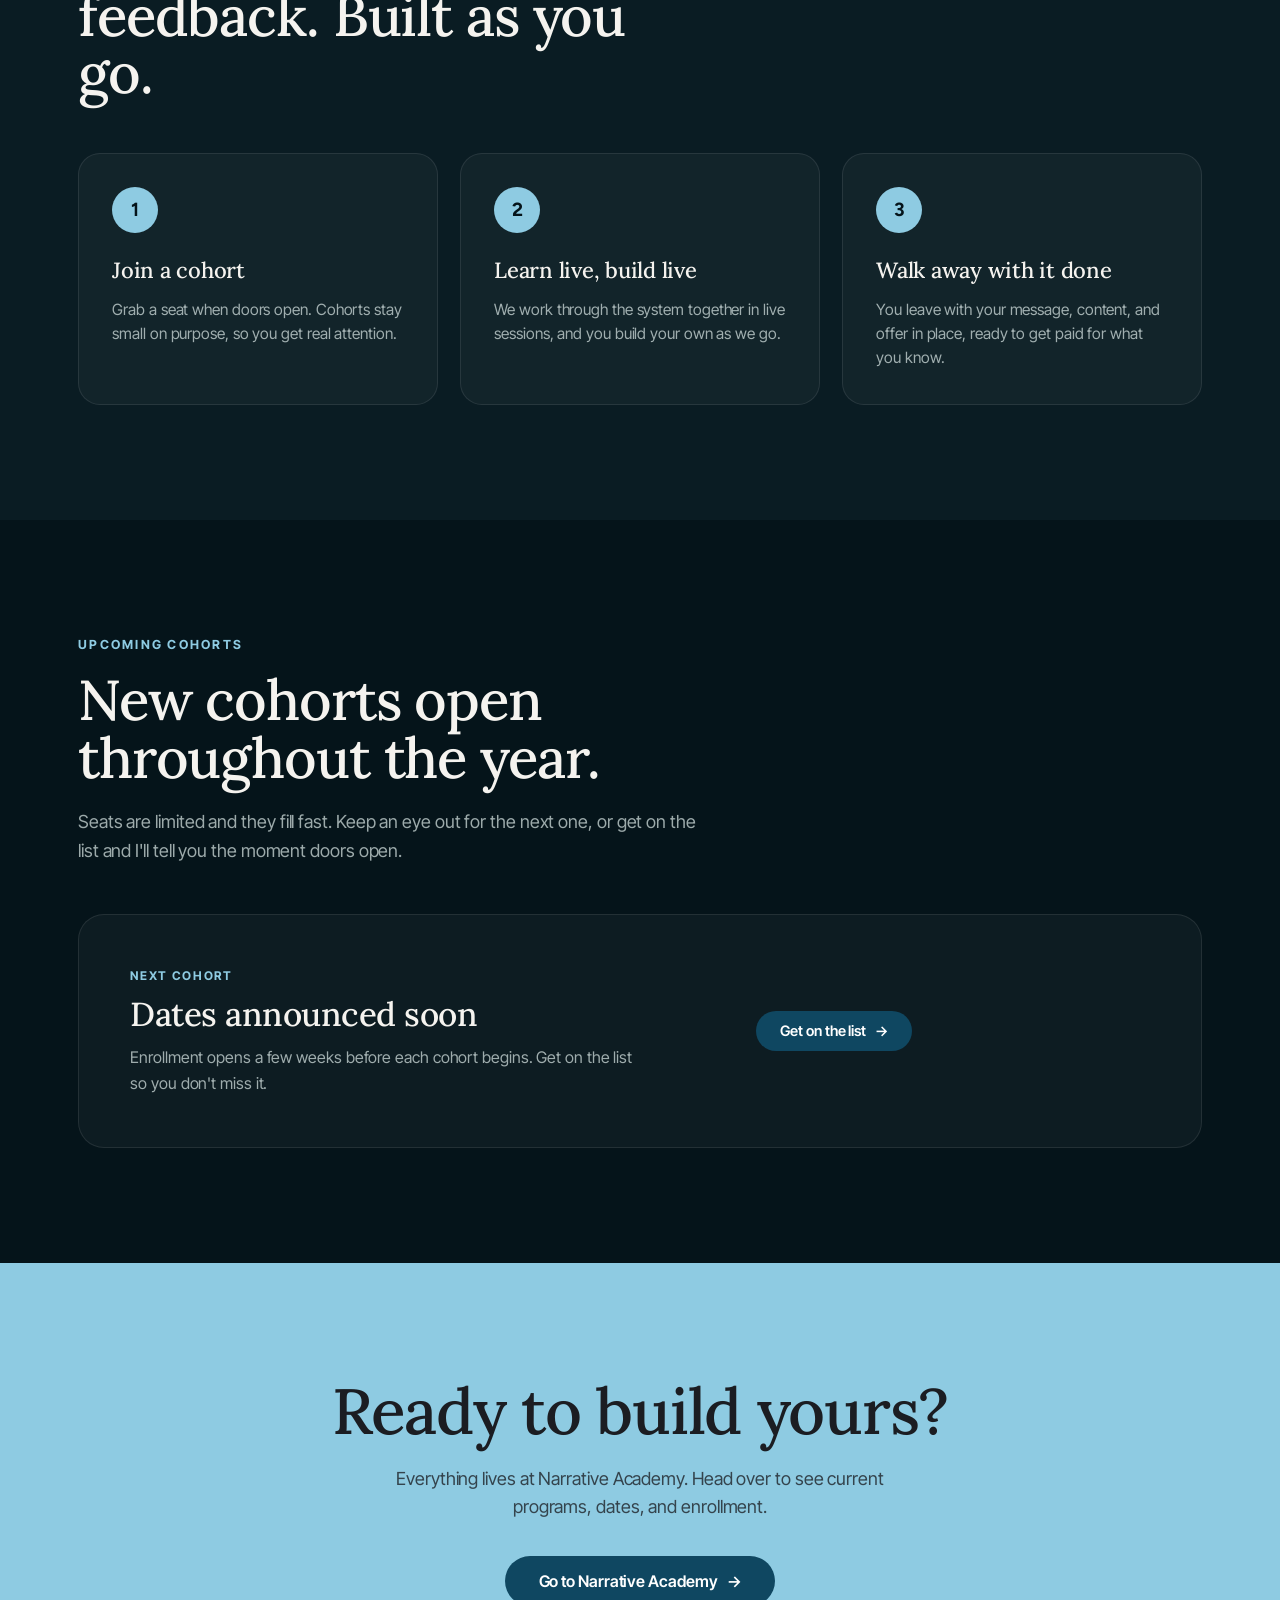
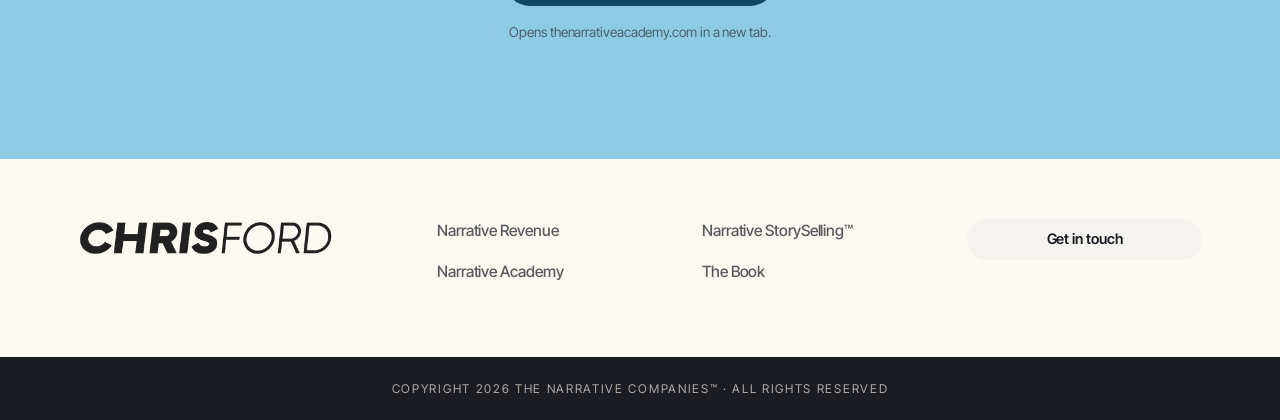
<file: narrative-academy.html>
<!DOCTYPE html>
<html lang="en">
<head>
<meta charset="UTF-8">
<meta name="viewport" content="width=device-width, initial-scale=1.0">
<title>Narrative Academy | Chris Ford</title>
<meta name="description" content="Narrative Academy is where Chris Ford teaches the system live, in small cohorts, so experts can turn what they know into a business that pays.">
<link rel="icon" href="ChrisFord-favicon.png">
<link rel="preconnect" href="https://fonts.googleapis.com">
<link rel="preconnect" href="https://fonts.gstatic.com" crossorigin>
<link href="https://fonts.googleapis.com/css2?family=Lora:ital,wght@0,400;0,500;0,600;0,700;1,400;1,500;1,600&family=Source+Serif+4:ital,opsz,wght@0,8..60,400;0,8..60,500;0,8..60,600;1,8..60,400;1,8..60,500&family=Inter+Tight:wght@400;500;600;700&family=Figtree:wght@400;500;600;700;800&display=swap" rel="stylesheet">
<style>
  :root{
    --night:#05141a;--night-2:#0a1c23;--panel-d:rgba(255,255,255,.035);--line-d:rgba(255,255,255,.09);
    --bone:#fcf8f2;--bone-soft:#f3ece1;--ink:#1B1D22;--ink-soft:rgba(27,29,34,.72);--muted:rgba(27,29,34,.6);
    --hairline:rgba(27,29,34,.14);--hairline-2:rgba(27,29,34,.3);
    --teal:#0F4761;--sky:#8ecbe2;--offwhite:#f5f3ef;--muted-d:rgba(221,233,232,.7);
    --serif:'Lora','Source Serif 4','Georgia',serif;--sans:'Inter Tight',ui-sans-serif,system-ui,sans-serif;--display:'Figtree','Inter Tight',sans-serif;
    --maxw:1180px;
  }
  *{margin:0;padding:0;box-sizing:border-box}
  html{scroll-behavior:smooth}
  body{font-family:var(--sans);background:var(--night);color:var(--offwhite);font-size:17px;line-height:1.6;-webkit-font-smoothing:antialiased;letter-spacing:-0.005em}
  a{color:inherit;text-decoration:none}
  img{max-width:100%;display:block}
  .container{max-width:var(--maxw);margin:0 auto;padding:0 28px;width:100%}
  .eyebrow{font-size:12.5px;font-weight:700;letter-spacing:.18em;text-transform:uppercase;color:var(--sky)}
  em{font-style:italic;color:var(--sky)}
  section{position:relative}

  /* NAV */
  header{position:absolute;top:0;left:0;right:0;z-index:30}
  nav{max-width:var(--maxw);margin:0 auto;padding:26px 28px;display:flex;align-items:center;justify-content:space-between}
  .logo img{height:24px;width:auto}
  .navlinks{display:flex;align-items:center;gap:30px}
  .navlinks > a:not(.btn){font-size:14.5px;font-weight:600;color:rgba(245,243,239,.82);transition:color .2s}
  .navlinks > a:not(.btn):hover,.navlinks > a.active{color:#fff}
  .btn{display:inline-flex;align-items:center;gap:9px;padding:13px 24px;border-radius:100px;font-family:var(--sans);font-size:14.5px;font-weight:600;transition:transform .2s,background .18s,color .18s,box-shadow .2s;line-height:1;cursor:pointer}
  .btn-ghost-light{background:transparent;color:#fff;box-shadow:inset 0 0 0 1px rgba(255,255,255,.55)}
  .btn-ghost-light:hover{background:#fff;color:var(--ink)}
  .btn-primary{background:var(--offwhite);color:var(--ink)}
  .btn-primary:hover{background:var(--sky);color:var(--ink);transform:translateY(-1px)}
  .btn-teal{background:var(--teal);color:#fff}
  .btn-teal:hover{background:var(--sky);color:var(--ink);transform:translateY(-1px)}
  .btn-lg{padding:17px 34px;font-size:16px}
  .arr{transition:transform .25s}
  .btn:hover .arr{transform:translateX(4px)}

  /* HERO */
  .ac-hero{min-height:88vh;display:flex;align-items:center;overflow:hidden;padding:160px 0 90px}
  .ac-hero-bg{position:absolute;inset:0;z-index:0;background:url('9ad027d9-dcc8-4172-824a-05775c7fd65f.jpeg') center 28%/cover}
  .ac-hero-bg::after{content:"";position:absolute;inset:0;background:linear-gradient(180deg,rgba(4,16,21,.72),rgba(4,16,21,.82) 60%,rgba(5,20,26,.96))}
  .ac-hero .container{position:relative;z-index:1}
  .ac-hero h1{font-family:var(--serif);font-weight:500;font-size:clamp(44px,7vw,92px);line-height:1.0;letter-spacing:-0.02em;color:var(--offwhite);max-width:16ch;margin:22px 0 0}
  .ac-hero h1 em{font-style:italic;color:var(--sky)}
  .ac-hero .lede{margin-top:26px;max-width:560px;color:var(--muted-d);font-size:19px}
  .ac-hero .ctas{margin-top:38px;display:flex;gap:14px;flex-wrap:wrap}

  /* SECTION SHELLS */
  .sec{padding:clamp(80px,9vw,128px) 0}
  .sec.dark{background:var(--night)}
  .sec.dark-2{background:var(--night-2)}
  .sec.bone{background:var(--bone);color:var(--ink)}
  .sec.bone .eyebrow{color:var(--teal)}
  .sec.bone em{color:var(--teal)}
  .sec h2{font-family:var(--serif);font-weight:500;font-size:clamp(32px,4.4vw,58px);line-height:1.02;letter-spacing:-0.02em;max-width:18ch}
  .sec.center{text-align:center}
  .sec.center h2,.sec.center .lede{margin-left:auto;margin-right:auto}
  .sec .lede{margin-top:22px;font-size:18px;max-width:640px;line-height:1.6}
  .sec.dark .lede,.sec.dark-2 .lede{color:var(--muted-d)}
  .sec.bone .lede{color:var(--ink-soft)}
  .head-eyebrow{margin-bottom:16px}

  /* WHAT IT IS split */
  .split{display:grid;grid-template-columns:1fr 1fr;gap:clamp(40px,5vw,72px);align-items:center}
  .split .media{aspect-ratio:4/5;border-radius:24px;background:#223 center/cover;background-image:url('stage.jpeg')}
  .split p + p{margin-top:16px}

  /* WHO cards */
  .who-row{display:flex;flex-wrap:wrap;gap:12px;margin-top:34px}
  .chip{display:inline-flex;align-items:center;gap:9px;padding:11px 20px;border-radius:100px;border:1px solid var(--line-d);background:var(--panel-d);font-size:15px;font-weight:600;color:var(--offwhite)}
  .chip .dot{width:7px;height:7px;border-radius:50%;background:var(--sky)}

  /* OFFER grid */
  .grid3{display:grid;grid-template-columns:repeat(3,1fr);gap:20px;margin-top:clamp(40px,4vw,56px)}
  .card{padding:clamp(28px,2.6vw,38px);border-radius:22px;background:var(--bone-soft);border:1px solid var(--hairline);display:flex;flex-direction:column}
  .sec.dark .card,.sec.dark-2 .card{background:var(--panel-d);border-color:var(--line-d)}
  .card .k{font-size:12px;font-weight:700;letter-spacing:.12em;text-transform:uppercase;color:var(--teal);margin-bottom:14px}
  .sec.dark .card .k,.sec.dark-2 .card .k{color:var(--sky)}
  .card h3{font-family:var(--serif);font-weight:500;font-size:24px;letter-spacing:-0.012em;line-height:1.1;margin-bottom:12px}
  .card p{font-size:15.5px;line-height:1.55;color:var(--ink-soft);flex:1}
  .sec.dark .card p,.sec.dark-2 .card p{color:var(--muted-d)}

  /* HOW steps */
  .steps{display:grid;grid-template-columns:repeat(3,1fr);gap:22px;margin-top:clamp(40px,4vw,56px)}
  .step{padding:clamp(28px,2.6vw,38px);border-radius:22px;background:var(--panel-d);border:1px solid var(--line-d)}
  .step .n{width:46px;height:46px;border-radius:50%;background:var(--sky);color:var(--night);display:flex;align-items:center;justify-content:center;font-family:var(--display);font-weight:700;font-size:19px;margin-bottom:20px}
  .step h3{font-family:var(--serif);font-weight:500;font-size:22px;letter-spacing:-0.012em;margin-bottom:10px}
  .step p{color:var(--muted-d);font-size:15.5px;line-height:1.55}

  /* COHORTS */
  .cohort-card{margin-top:clamp(36px,4vw,48px);display:grid;grid-template-columns:1.2fr .8fr;gap:36px;align-items:center;padding:clamp(34px,4vw,52px);border-radius:26px;background:var(--panel-d);border:1px solid var(--line-d)}
  .cohort-card .k{font-size:12px;font-weight:700;letter-spacing:.14em;text-transform:uppercase;color:var(--sky);margin-bottom:12px}
  .cohort-card h3{font-family:var(--serif);font-weight:500;font-size:clamp(24px,2.6vw,34px);line-height:1.08;letter-spacing:-0.015em}
  .cohort-card p{margin-top:12px;color:var(--muted-d);font-size:16px;max-width:520px}
  .cohort-card .act{display:flex;flex-direction:column;gap:12px;align-items:flex-start}

  /* OUT CTA */
  .out{background:var(--sky);color:var(--ink);text-align:center}
  .out h2{font-family:var(--serif);font-weight:500;font-size:clamp(36px,5vw,66px);line-height:1.0;letter-spacing:-0.02em;margin:0 auto;max-width:16ch;color:var(--ink)}
  .out p{margin:22px auto 0;max-width:560px;font-size:18px;color:rgba(27,29,34,.78)}
  .out .btn-teal{margin-top:34px}
  .out .note{margin-top:16px;font-size:13.5px;color:rgba(27,29,34,.6)}

  /* FOOTER */
  footer .main{background:var(--bone);color:var(--ink);padding:60px 0 56px}
  .foot-grid{display:grid;grid-template-columns:1.4fr 1fr 1fr 1fr;gap:30px;align-items:start}
  .foot-logo img{height:38px;width:auto}
  .foot-col a{display:block;font-weight:500;font-size:15.5px;margin-bottom:16px;color:var(--ink-soft)}
  .foot-col a:hover{color:var(--teal)}
  .foot-cta .btn{justify-content:center;width:100%}
  .foot-bottom{background:var(--ink);color:rgba(250,246,239,.66);text-align:center;padding:22px;font-size:12px;letter-spacing:.14em;text-transform:uppercase}

  @media(max-width:900px){
    .split,.grid3,.steps,.cohort-card,.foot-grid{grid-template-columns:1fr}
    .split .media{aspect-ratio:16/10}
    .cohort-card{gap:22px}
  }
  @media(max-width:680px){
    .navlinks{display:none}
    .foot-grid{grid-template-columns:1fr 1fr}
  }
</style>
</head>
<body>

<!-- ===== NAV ===== -->
<header>
  <nav>
    <a href="index.html" class="logo"><img src="cford.png" alt="Chris Ford"></a>
    <div class="navlinks">
      <a href="chris-story.html">Chris' Story</a>
      <a href="narrative-academy.html" class="active">Narrative Academy</a>
      <a href="index.html#book">The Book</a>
      <a href="contact.html" class="btn btn-ghost-light">Work with me</a>
    </div>
  </nav>
</header>

<!-- ===== HERO ===== -->
<section class="ac-hero">
  <div class="ac-hero-bg" aria-hidden="true"></div>
  <div class="container">
    <div class="eyebrow">Narrative Academy</div>
    <h1>Learn the system. Build it live. <em>Get paid.</em></h1>
    <p class="lede">Narrative Academy is where I teach the whole system in person, in small cohorts, so you can turn what you already know into a business that actually pays.</p>
    <div class="ctas">
      <a href="#cohorts" class="btn btn-primary btn-lg">See upcoming cohorts <span class="arr">&rarr;</span></a>
      <a href="#visit" class="btn btn-ghost-light btn-lg">What's inside</a>
    </div>
  </div>
</section>

<!-- ===== WHAT IT IS ===== -->
<section class="sec bone">
  <div class="container">
    <div class="split">
      <div>
        <div class="eyebrow head-eyebrow">What it is</div>
        <h2>Not another course you never finish.</h2>
        <p class="lede">Narrative Academy is live and cohort-based. A few times a year I open a small program or masterclass and walk you through the exact system I use with private clients: clarity, message, content, and closing.</p>
        <p class="lede">You don't just learn it. You build it in real time, with me and a room of people on the same mission. By the end, you don't have notes. You have a brand that works.</p>
      </div>
      <div class="media" aria-hidden="true"></div>
    </div>
  </div>
</section>

<!-- ===== WHO IT'S FOR ===== -->
<section class="sec dark">
  <div class="container">
    <div class="eyebrow head-eyebrow">Who it's for</div>
    <h2>For experts who know they're <em>made for more.</em></h2>
    <p class="lede">If you have hard-won knowledge and you're ready to get paid for it, you're in the right room.</p>
    <div class="who-row">
      <span class="chip"><span class="dot"></span>Coaches</span>
      <span class="chip"><span class="dot"></span>Consultants</span>
      <span class="chip"><span class="dot"></span>Freelancers</span>
      <span class="chip"><span class="dot"></span>Creators</span>
      <span class="chip"><span class="dot"></span>Experts</span>
      <span class="chip"><span class="dot"></span>Career switchers</span>
    </div>
  </div>
</section>

<!-- ===== WHAT WE OFFER ===== -->
<section class="sec bone" id="visit">
  <div class="container">
    <div class="eyebrow head-eyebrow">What we offer</div>
    <h2>Programs built around what you need next.</h2>
    <p class="lede">Every cohort is focused on one outcome, so you always know exactly what you're walking away with.</p>
    <div class="grid3">
      <div class="card">
        <div class="k">Masterclass</div>
        <h3>Story that sells</h3>
        <p>Turn your message into something people remember, trust, and buy, using the Narrative StorySelling&trade; method.</p>
      </div>
      <div class="card">
        <div class="k">Flagship</div>
        <h3>Personal Brand Accelerator</h3>
        <p>Build the positioning, content engine, and offer that turn your expertise into a brand that gets paid.</p>
      </div>
      <div class="card">
        <div class="k">Intensive</div>
        <h3>Sales &amp; closing</h3>
        <p>The sales messaging that turns conversations into clients, without feeling pushy or salesy.</p>
      </div>
    </div>
  </div>
</section>

<!-- ===== HOW IT WORKS ===== -->
<section class="sec dark-2">
  <div class="container">
    <div class="eyebrow head-eyebrow">How it works</div>
    <h2>Small cohorts. Real feedback. Built as you go.</h2>
    <div class="steps">
      <div class="step">
        <div class="n">1</div>
        <h3>Join a cohort</h3>
        <p>Grab a seat when doors open. Cohorts stay small on purpose, so you get real attention.</p>
      </div>
      <div class="step">
        <div class="n">2</div>
        <h3>Learn live, build live</h3>
        <p>We work through the system together in live sessions, and you build your own as we go.</p>
      </div>
      <div class="step">
        <div class="n">3</div>
        <h3>Walk away with it done</h3>
        <p>You leave with your message, content, and offer in place, ready to get paid for what you know.</p>
      </div>
    </div>
  </div>
</section>

<!-- ===== UPCOMING COHORTS ===== -->
<section class="sec dark" id="cohorts">
  <div class="container">
    <div class="eyebrow head-eyebrow">Upcoming cohorts</div>
    <h2>New cohorts open throughout the year.</h2>
    <p class="lede">Seats are limited and they fill fast. Keep an eye out for the next one, or get on the list and I'll tell you the moment doors open.</p>
    <div class="cohort-card">
      <div>
        <div class="k">Next cohort</div>
        <h3>Dates announced soon</h3>
        <p>Enrollment opens a few weeks before each cohort begins. Get on the list so you don't miss it.</p>
      </div>
      <div class="act">
        <a href="https://thenarrativeacademy.com" target="_blank" rel="noopener" class="btn btn-teal">Get on the list <span class="arr">&rarr;</span></a>
      </div>
    </div>
  </div>
</section>

<!-- ===== OUT CTA ===== -->
<section class="sec out">
  <div class="container">
    <h2>Ready to build yours?</h2>
    <p>Everything lives at Narrative Academy. Head over to see current programs, dates, and enrollment.</p>
    <a href="https://thenarrativeacademy.com" target="_blank" rel="noopener" class="btn btn-teal btn-lg">Go to Narrative Academy <span class="arr">&rarr;</span></a>
    <div class="note">Opens thenarrativeacademy.com in a new tab.</div>
  </div>
</section>

<!-- ===== FOOTER ===== -->
<footer>
  <div class="main">
    <div class="container foot-grid">
      <div class="foot-logo"><img src="cford-black.png" alt="Chris Ford"></div>
      <div class="foot-col">
        <a href="https://www.narrativerevenue.com" target="_blank" rel="noopener">Narrative Revenue</a>
        <a href="narrative-academy.html">Narrative Academy</a>
      </div>
      <div class="foot-col">
        <a href="https://www.narrativestoryselling.com" target="_blank" rel="noopener">Narrative StorySelling&trade;</a>
        <a href="https://www.amazon.com/How-Sell-Story-Message-Faster/dp/B0FV3L6LKT/" target="_blank" rel="noopener">The Book</a>
      </div>
      <div class="foot-cta">
        <a href="contact.html" class="btn btn-primary">Get in touch</a>
      </div>
    </div>
  </div>
  <div class="foot-bottom">
    Copyright 2026 The Narrative Companies&trade; &middot; All Rights Reserved
  </div>
</footer>

</body>
</html>
</file>
<file: styles.css>
:root{
    /* ---- Narrative house palette ---- */
    --bone:#fcf8f2;
    --bone-soft:#f3ece1;
    --bone-dark:#ece3d4;
    --ink:#1B1D22;
    --ink-soft:rgba(27,29,34,0.72);
    --muted:rgba(27,29,34,0.62);
    --hairline:rgba(27,29,34,0.14);
    --hairline-2:rgba(27,29,34,0.30);
    --teal:#0F4761;
    --sky:#8ecbe2;
    --pink:#E921A8;
    --purple:#B163E6;
    --powder:#a883f8;
    --gold:#A8842B;--gold-champagne:#CDB06A;
    --gradient:linear-gradient(90deg,#E921A8 0%,#B163E6 50%,#a883f8 100%);
    --cream-on-ink:rgba(250,246,239,0.82);
    --serif:'Source Serif 4','Georgia',serif;
    --sans:'Inter Tight',ui-sans-serif,system-ui,sans-serif;
    --display:'Plus Jakarta Sans','Inter Tight',sans-serif;
    --sage:#5f7d73;
    --sage-2:#9bbcb0;
    --chip:#e6ece8;
    --script:'Caveat',cursive;
    --maxw:1180px;
  }
  *{margin:0;padding:0;box-sizing:border-box}
  html{scroll-behavior:smooth;overflow-x:hidden}
  body{font-family:var(--sans);background:var(--bone);color:var(--ink);font-size:17px;line-height:1.6;-webkit-font-smoothing:antialiased;text-rendering:optimizeLegibility;letter-spacing:-0.005em}
  img{max-width:100%;display:block}
  a{color:inherit;text-decoration:none}
  /* paper texture */
  body::before{content:"";position:fixed;inset:0;pointer-events:none;z-index:200;opacity:.07;mix-blend-mode:multiply;
    background-image:url("data:image/svg+xml;utf8,<svg xmlns='http://www.w3.org/2000/svg' width='220' height='220'><filter id='n'><feTurbulence type='fractalNoise' baseFrequency='0.85' numOctaves='2' stitchTiles='stitch'/><feColorMatrix values='0 0 0 0 0  0 0 0 0 0  0 0 0 0 0  0 0 0 0.55 0'/></filter><rect width='100%' height='100%' filter='url(%23n)'/></svg>")}

  h1,h2,h3,h4{font-family:var(--display);font-weight:700;letter-spacing:-0.018em;line-height:1.04}
  em,.it{font-style:italic;color:var(--teal);font-weight:500}
  .container{max-width:var(--maxw);margin:0 auto;padding:0 32px}
  .eyebrow{font-family:var(--sans);font-size:13px;font-weight:700;letter-spacing:.20em;text-transform:uppercase;color:var(--teal)}
  .eyebrow.on-ink{color:var(--sky)}
  .lede{font-size:18px;line-height:1.6;color:var(--muted)}

  /* buttons */
  .btn{display:inline-flex;align-items:center;gap:9px;padding:15px 28px;border-radius:100px;font-family:var(--sans);font-size:15px;font-weight:500;letter-spacing:.005em;transition:transform .2s cubic-bezier(.2,.7,.2,1),background .18s,color .18s,box-shadow .2s;line-height:1}
  .btn:hover{transform:translateY(-1px)}
  .btn .arr{transition:transform .25s}
  .btn:hover .arr{transform:translateX(4px)}
  .btn-primary{background:var(--ink);color:var(--bone)}
  .btn-primary:hover{background:var(--teal);box-shadow:0 12px 26px -14px rgba(27,29,34,.5)}
  .btn-on-ink{background:var(--bone);color:var(--ink)}
  .btn-on-ink:hover{background:var(--sky);color:var(--ink)}
  .proven .btn-on-ink:hover{background:var(--gold-champagne);color:var(--ink)}
  .btn-ghost{background:transparent;color:var(--ink);box-shadow:inset 0 0 0 1px var(--hairline-2)}
  .btn-ghost:hover{background:var(--ink);color:var(--bone)}
  .btn-ghost-light{background:transparent;color:#fff;box-shadow:inset 0 0 0 1px rgba(255,255,255,.6)}
  .btn-ghost-light:hover{background:#fff;color:var(--ink)}

  /* Subtle scroll reveal */
  .reveal{opacity:0;transform:translateY(18px);transition:opacity .7s cubic-bezier(.4,0,.2,1),transform .7s cubic-bezier(.4,0,.2,1)}
  .reveal.in{opacity:1;transform:none}
  @media(prefers-reduced-motion:reduce){.reveal{opacity:1!important;transform:none!important;transition:none!important}}

  /* ---------- NAV ---------- */
  header{position:absolute;top:0;left:0;right:0;z-index:30}
  nav{display:flex;align-items:center;justify-content:space-between;padding:24px 40px}
  .logo{display:inline-block;line-height:0}
  .logo img{height:24px;width:auto}
  .navlinks{display:flex;align-items:center;gap:30px}
  .navlinks > a:not(.btn){color:rgba(255,255,255,.92);font-size:15px;font-weight:500}
  .navlinks > a:not(.btn):hover{color:#fff}
  .nav-item{position:relative}
  .nav-item::after{content:"";position:absolute;top:100%;left:-10px;right:-10px;height:16px}
  .nav-trigger{display:inline-flex;align-items:center;gap:6px;font-family:var(--sans);font-size:15px;font-weight:500;color:rgba(255,255,255,.92);background:none;border:0;padding:0;cursor:pointer}
  .nav-trigger:hover,.nav-item.open .nav-trigger{color:#fff}
  .nav-trigger .chev{font-size:10px;transition:transform .2s}
  .nav-item:hover .chev,.nav-item.open .chev{transform:rotate(180deg)}
  .nav-menu{position:absolute;top:100%;left:50%;margin-top:14px;min-width:224px;background:var(--bone);border:1px solid var(--hairline);border-radius:14px;padding:8px;box-shadow:0 24px 54px -22px rgba(0,0,0,.45);opacity:0;visibility:hidden;transform:translateX(-50%) translateY(6px);transition:opacity .18s ease,transform .18s ease;z-index:40}
  .nav-item:hover .nav-menu,.nav-item.open .nav-menu{opacity:1;visibility:visible;transform:translateX(-50%) translateY(0)}
  .nav-menu a{display:block;padding:11px 14px;border-radius:9px;color:var(--ink-soft);font-size:14.5px;font-weight:500;white-space:nowrap}
  .nav-menu a:hover{background:var(--bone-soft);color:var(--teal)}
  .nav-toggle{display:none;flex-direction:column;gap:5px;background:none;border:0;cursor:pointer;padding:6px;z-index:60}
  .nav-toggle span{display:block;width:26px;height:2px;background:#fff;border-radius:2px;transition:transform .25s,opacity .2s}
  .nav-toggle.open span:nth-child(1){transform:translateY(7px) rotate(45deg)}
  .nav-toggle.open span:nth-child(2){opacity:0}
  .nav-toggle.open span:nth-child(3){transform:translateY(-7px) rotate(-45deg)}
  .mobile-menu{display:none;position:absolute;top:100%;left:0;right:0;background:var(--ink);padding:10px 22px 22px;flex-direction:column;border-top:1px solid rgba(255,255,255,.1);box-shadow:0 28px 44px -22px rgba(0,0,0,.65);z-index:50}
  .mobile-menu.open{display:flex}
  .mobile-menu a{color:rgba(255,255,255,.92);font-size:17px;font-weight:500;padding:14px 4px;border-bottom:1px solid rgba(255,255,255,.08)}
  .mobile-menu a:hover{color:#fff}
  .mobile-menu .mm-cta{margin-top:16px;text-align:center;background:#fff;color:var(--ink);border-radius:100px;padding:15px;font-weight:600;border-bottom:0}

  /* ---------- HERO ---------- */
  .hero{position:relative;min-height:100vh;display:flex;flex-direction:column;justify-content:center;align-items:center;text-align:center;color:#fff;overflow:hidden;background:#15161a}
  .hero-video{position:absolute;inset:0;z-index:0;overflow:hidden;background:#15161a url('me.png') center/cover}
  .hero-video video{position:absolute;inset:0;width:100%;height:100%;object-fit:cover;pointer-events:none}
  .hero-overlay{position:absolute;inset:0;z-index:1;background:linear-gradient(rgba(20,21,26,.70),rgba(20,21,26,.84))}
  .hero h1,.hero .lede,.hero .scroll{position:relative;z-index:2}
  .hero h1{font-size:clamp(54px,8.6vw,124px);line-height:.98;font-weight:700;letter-spacing:-0.03em;max-width:1080px}
  .hero h1 em{color:var(--sky);font-style:italic}
  .hero h1 .typed{font-style:italic;color:var(--sky);transition:color .25s}
  .hero h1 .caret{display:inline-block;width:3px;height:.82em;margin-left:4px;vertical-align:-0.06em;background:currentColor;color:var(--sky);animation:blink 1s steps(1) infinite}
  @keyframes blink{50%{opacity:0}}
  .hero .lede{margin-top:30px;max-width:600px;color:var(--cream-on-ink)}
  .hero .hero-cred{position:relative;z-index:2;display:inline-flex;align-items:center;gap:8px;margin:0 0 26px;padding:9px 18px;border:1px solid rgba(255,255,255,.22);border-radius:999px;background:rgba(255,255,255,.07);backdrop-filter:blur(6px);-webkit-backdrop-filter:blur(6px);font-family:var(--sans);font-size:12px;font-weight:600;letter-spacing:.13em;text-transform:uppercase;color:rgba(255,255,255,.82)}
  .hero .hero-cred em{font-style:italic;color:inherit;text-transform:uppercase;letter-spacing:inherit;font-weight:600}
  .hero .hero-cred a{text-decoration:none;transition:opacity .2s}
  .hero .hero-cred a:hover{opacity:.78}
  .hero .scroll{position:absolute;bottom:30px;display:flex;flex-direction:column;align-items:center;gap:8px;font-size:12px;letter-spacing:.2em;text-transform:uppercase;color:rgba(255,255,255,.6)}
  .hero .scroll-arrow{font-size:18px;line-height:1;animation:scrollbob 1.8s ease-in-out infinite}
  @keyframes scrollbob{0%,100%{transform:translateY(0);opacity:.55}50%{transform:translateY(5px);opacity:1}}

  /* ---------- ABOUT ---------- */
  .about{background:var(--bone);display:grid;grid-template-columns:1.05fr .95fr;align-items:stretch}
  .about-text{padding:110px 70px}
  .about-text .eyebrow{margin-bottom:6px}
  .about-text .name-sig{height:96px;width:auto;margin:6px 0 26px;display:block}
  .about-text h3{font-family:var(--display);font-size:30px;font-weight:700;margin-bottom:22px;letter-spacing:-0.015em}
  .about-text p{font-size:16.5px;color:var(--ink-soft);margin-bottom:16px}
  .about-text p b{font-weight:600;color:var(--ink)}
  .about-text .btn{margin-top:18px}
  .about-media{background:url('chris-hat-c-logo.png') center/cover;min-height:600px}

  /* ---------- KNOWN FROM (ink band) ---------- */
  .known{background:var(--ink);color:#fff;text-align:center;padding:64px 0}
  .known .eyebrow{margin-bottom:30px}
  .logos{display:flex;flex-wrap:wrap;justify-content:center;align-items:center;gap:54px;opacity:.92}
  .logos span{font-family:var(--sans);font-weight:600;font-size:20px;letter-spacing:.01em}

  /* ---------- QUOTE ---------- */
  .quote{text-align:center;padding:110px 28px;background:var(--bone)}
  .quote.alt{background:var(--bone-soft)}
  .quote.feature{background:var(--ink);color:var(--bone)}
  .quote.feature h2{color:var(--bone)}
  .quote.feature .by{color:var(--sky)}
  .quote h2{font-family:var(--display);font-weight:700;font-style:italic;font-size:clamp(28px,3.8vw,46px);max-width:1000px;margin:0 auto;line-height:1.2;letter-spacing:-0.018em}
  .quote .by{margin-top:26px;font-family:var(--script);font-size:30px;color:var(--teal)}

  /* ---------- CHARGE BAND (ink) ---------- */
  .charge{position:relative;color:#fff;text-align:center;padding:130px 28px;overflow:hidden;background:var(--ink)}
  .charge::before{content:"";position:absolute;inset:0;z-index:0;background:radial-gradient(90% 130% at 84% 26%,rgba(142,203,226,.15),transparent 56%)}
  .charge .bandvec{position:absolute;inset:0;width:100%;height:100%;z-index:0}
  .charge .container{position:relative;z-index:1}
  .charge h2{font-family:var(--display);font-weight:700;font-size:clamp(30px,4.4vw,58px);max-width:1040px;margin:0 auto;line-height:1.12;letter-spacing:-0.02em}
  .charge h2 em{color:var(--sky);font-style:italic}
  .charge .ctas{margin-top:42px;display:flex;gap:16px;justify-content:center;flex-wrap:wrap}

  /* ---------- PROVEN SYSTEM ---------- */
  .proven{position:relative;color:#fff;padding:150px 0;overflow:hidden;background:var(--ink)}
  .proven::before{content:"";position:absolute;inset:0;z-index:0;background:radial-gradient(60% 70% at 50% 80%,rgba(168,132,43,.20),transparent 62%)}
  .proven .container{position:relative;z-index:1}
  .proven .eyebrow{margin-bottom:18px;color:var(--gold-champagne)}
  .proven h2{font-weight:700;font-size:clamp(36px,5.2vw,72px);line-height:1.02;max-width:1000px;letter-spacing:-0.022em}
  .proven h2 em{color:var(--gold-champagne);font-style:italic}
  .proven p{max-width:980px;margin:28px 0 38px;font-size:18px;color:var(--cream-on-ink)}
  .proven p b{font-weight:600;color:#fff}
  .fw-teaser{margin:0 0 38px;padding-top:34px;border-top:1px solid rgba(255,255,255,0.14)}
  .fwt-label{font-family:var(--sans);font-size:12.5px;letter-spacing:.16em;text-transform:uppercase;color:rgba(250,246,239,.6);margin-bottom:20px}
  .fwt-label em{font-style:normal;color:var(--gold-champagne)}
  .fw-wave{max-width:960px;margin:2px 0}
  .fw-wave svg{display:block;width:100%;height:auto;overflow:visible}
  .fwv-title{font-family:var(--display);font-size:21px;fill:var(--bone);letter-spacing:-0.01em}
  .fw-arc-line{stroke-dasharray:900;stroke-dashoffset:900;transition:stroke-dashoffset 2s cubic-bezier(.4,0,.2,1)}
  .fw-wave.in .fw-arc-line{stroke-dashoffset:0}
  .fw-arc-beat{opacity:0;transition:opacity .5s ease}
  .fw-wave.in .fw-arc-beat{opacity:1}
  .fw-wave.in .fw-arc-beat:nth-of-type(2){transition-delay:.45s}
  .fw-wave.in .fw-arc-beat:nth-of-type(3){transition-delay:.9s}
  .fw-wave.in .fw-arc-beat:nth-of-type(4){transition-delay:1.3s}
  .fw-wave.in .fw-arc-beat:nth-of-type(5){transition-delay:1.7s}
  @media(prefers-reduced-motion:reduce){.fw-arc-line{stroke-dashoffset:0;transition:none}.fw-arc-beat{opacity:1}}
  @media(max-width:640px){.fwv-title{font-size:34px}}
  .fwt-link{display:inline-flex;align-items:center;gap:8px;margin-top:24px;font-family:var(--sans);font-weight:600;font-size:14px;color:var(--gold-champagne)}
  .fwt-link:hover{text-decoration:underline}
  .fwt-link:hover .arr{transform:translateX(4px)}

  /* ---------- GO TIME ---------- */
  .gotime{background:var(--bone);text-align:center;padding:130px 28px}
  .gotime .eyebrow{margin-bottom:18px}
  .gotime h2{font-weight:700;font-size:clamp(40px,5.8vw,82px);line-height:1.02;letter-spacing:-0.028em}
  .gotime h2 em{color:var(--teal);font-style:italic}
  .gotime p{max-width:920px;margin:32px auto 38px;font-size:18px;color:var(--ink-soft)}
  .gotime p b{font-weight:600;color:var(--ink)}

  /* ---------- CONNECT ---------- */
  .connect{padding:120px 0;background:var(--bone-soft)}
  .connect-head{display:grid;grid-template-columns:1fr 1fr;gap:40px;align-items:end;margin-bottom:54px}
  .connect-head h2{font-weight:700;font-size:clamp(36px,5vw,68px);letter-spacing:-0.025em}
  .connect-head .lede{max-width:480px}
  .channels{display:grid;grid-template-columns:repeat(4,1fr);gap:18px}
  .channel{display:flex;flex-direction:column;gap:6px;padding:26px;border:1px solid var(--hairline);border-radius:16px;background:var(--bone);transition:transform .2s,box-shadow .25s,border-color .2s}
  .channel:hover{transform:translateY(-4px);box-shadow:0 18px 40px -24px rgba(27,29,34,.45);border-color:var(--hairline-2)}
  .ch-mark{width:46px;height:46px;border-radius:12px;display:flex;align-items:center;justify-content:center;color:#fff;font-size:20px;font-weight:700;margin-bottom:14px}
  .ch-mark.yt{background:#FF0000}
  .ch-mark.ig{background:radial-gradient(circle at 30% 107%,#fdf497 0%,#fdf497 5%,#fd5949 45%,#d6249f 60%,#285AEB 90%)}
  .ch-mark.tt{background:#000}
  .ch-mark.li{background:#0A66C2;font-family:var(--sans);font-size:18px;font-weight:700}
  .ch-name{font-family:var(--display);font-size:22px;font-weight:500;letter-spacing:-0.01em}
  .ch-handle{font-size:14px;color:var(--muted)}
  .ch-go{margin-top:16px;display:inline-flex;align-items:center;gap:7px;font-size:14px;font-weight:600;color:var(--teal)}
  .channel:hover .ch-go .arr{transform:translateX(4px)}

  .connect-cta{margin-top:22px;background:var(--ink);border-radius:20px;padding:48px clamp(28px,4vw,56px);display:grid;grid-template-columns:1.1fr .9fr;gap:36px;align-items:center}
  .connect-cta h3{color:#fff;font-family:var(--display);font-weight:700;font-size:clamp(26px,3vw,38px);line-height:1.12;letter-spacing:-0.018em;margin:10px 0 12px}
  .connect-cta h3 em{color:var(--sky)}
  .connect-cta p{color:var(--cream-on-ink);font-size:16px;max-width:440px}
  .cc-form{display:flex;gap:12px}
  .cc-form input{flex:1;padding:15px 20px;border-radius:100px;border:1px solid rgba(255,255,255,.22);background:rgba(255,255,255,.06);color:#fff;font-family:var(--sans);font-size:15px;outline:none}
  .cc-form input::placeholder{color:rgba(250,246,239,.5)}
  .cc-form input:focus{border-color:var(--sky)}
  .cc-form .btn{flex-shrink:0}

  /* ---------- CHRIS' STORY ---------- */
  .story{background:var(--bone-soft);padding:120px 0 0}
  .story-intro{display:grid;grid-template-columns:1.1fr .9fr;gap:48px;align-items:center;margin-bottom:80px}
  .story-intro .eyebrow{margin-bottom:18px}
  .story-intro h2{font-weight:700;font-size:clamp(40px,5.4vw,72px);line-height:1.02;letter-spacing:-0.027em}
  .story-intro .lede{margin-top:24px;max-width:540px}
  .story-byline{margin-top:30px;display:flex;align-items:center;gap:14px}
  .story-byline img{width:48px;height:48px;border-radius:50%;object-fit:cover;object-position:center top;flex-shrink:0}
  .story-byline .nm{font-weight:600;font-size:15px}
  .story-byline .rl{color:var(--muted);font-size:13px}
  .story-hero-photo{border-radius:22px;overflow:hidden;aspect-ratio:4/5;background:transparent}
  .story-hero-photo img{width:100%;height:100%;object-fit:contain}
  .story-origin-head{margin-bottom:30px}
  .story-origin-head h3{font-weight:700;font-size:clamp(28px,3.6vw,48px);line-height:1.08;letter-spacing:-0.02em;max-width:900px}
  .beat{display:grid;grid-template-columns:1fr 1fr;gap:50px;align-items:center;padding:54px 0;border-top:1px solid var(--hairline)}
  .beat.first{border-top:0;padding-top:24px}
  .beat.img-right .beat-media{order:2}
  .beat-media{position:relative;border-radius:22px;overflow:hidden;aspect-ratio:4/3;background:var(--bone-soft)}
  .beat-media.has-anno{overflow:visible;background:transparent}
  .beat-media-clip{position:absolute;inset:0;border-radius:22px;overflow:hidden;background:var(--bone-soft)}
  .beat-media img{width:100%;height:100%;object-fit:cover}
  .beat-anno{position:absolute;inset:0;z-index:3;pointer-events:none}
  .beat-anno-label{position:absolute;top:0;right:clamp(12px,5%,30px);transform:translateY(-50%);font-family:var(--sans);font-size:clamp(10.5px,1vw,12.5px);font-weight:700;letter-spacing:.08em;text-transform:uppercase;color:#fff;background:rgba(20,22,26,.94);border:1px solid rgba(255,255,255,.85);border-radius:8px;padding:7px 12px;white-space:nowrap;box-shadow:0 6px 18px rgba(0,0,0,.28)}
  .beat-anno-arrow{position:absolute;filter:drop-shadow(0 1px 2px rgba(0,0,0,.55))}
  .beat-meta{font-family:var(--sans);font-size:12px;font-weight:600;letter-spacing:.16em;text-transform:uppercase;color:var(--teal);margin-bottom:14px}
  .beat-text h3{font-family:var(--display);font-weight:700;font-size:clamp(24px,2.6vw,34px);line-height:1.1;letter-spacing:-0.015em;margin-bottom:16px}
  .beat-text p{color:var(--ink-soft);font-size:16.5px;margin-bottom:14px}
  .beat-text p:last-child{margin-bottom:0}
  .beat-text a{color:var(--teal);text-decoration:underline;text-underline-offset:2px;font-style:italic}
  .story-note{border-top:1px solid var(--hairline);padding-top:60px;padding-bottom:clamp(72px,9vw,110px);margin-top:10px;max-width:700px}
  .story-note .eyebrow{margin-bottom:18px}
  .story-note .big{font-family:var(--display);font-style:italic;font-size:clamp(22px,2.4vw,32px);line-height:1.22;letter-spacing:-0.02em;margin:0 0 20px;color:var(--ink)}
  .story-note p{color:var(--muted);line-height:1.7;margin-bottom:26px}
  .story-lesson{background:var(--ink);color:#fff;padding:clamp(80px,9vw,130px) 0;margin-top:90px}
  .story-lesson .eyebrow{color:var(--sky);margin-bottom:26px}
  .story-lesson blockquote{margin:0;max-width:860px;font-family:var(--display);font-style:italic;font-size:clamp(24px,3.4vw,46px);line-height:1.13;letter-spacing:-0.022em;color:var(--bone)}
  .story-lesson .story-byline{margin-top:36px}
  .story-lesson .story-byline .nm{color:#fff}
  .story-lesson .story-byline .rl{color:rgba(250,246,239,.6)}
  .story-lesson .story-byline img{border:2px solid rgba(255,255,255,.2)}
  .story-stats-sec{background:var(--bone);padding:clamp(80px,9vw,120px) 0}
  .story-stats{display:grid;grid-template-columns:repeat(4,1fr);gap:24px;margin-top:46px}
  .story-stat{border-top:2px solid var(--hairline-2);padding-top:20px}
  .story-stat .n{font-family:var(--display);font-size:clamp(30px,3.4vw,48px);line-height:.95;letter-spacing:-0.03em}
  .story-stat .l{margin-top:10px;font-size:14px;color:var(--muted);line-height:1.45}

  /* ---------- PORTFOLIO COMPANIES ---------- */
  .portfolio{background:var(--bone);padding:clamp(80px,9vw,120px) 0;scroll-margin-top:80px}
  .portfolio-head{max-width:760px;margin-bottom:50px}
  .portfolio-head .eyebrow{margin-bottom:18px}
  .portfolio-head h2{font-weight:700;font-size:clamp(34px,4.6vw,60px);line-height:1.04;letter-spacing:-0.025em}
  .portfolio-head p{margin-top:20px;color:var(--ink-soft);font-size:18px;max-width:620px}
  .portfolio-grid{display:grid;grid-template-columns:repeat(2,1fr);gap:20px}
  .method-callout{margin-top:20px;display:flex;align-items:center;justify-content:space-between;gap:32px;padding:30px 38px;border-radius:22px;background:var(--ink);color:var(--bone);text-decoration:none;transition:transform .2s,box-shadow .25s}
  .method-callout:hover{transform:translateY(-3px);box-shadow:0 20px 44px -26px rgba(27,29,34,.55)}
  .method-callout:hover .mc-link .arr{transform:translateX(4px)}
  .mc-eyebrow{font-size:12px;font-weight:600;letter-spacing:.14em;text-transform:uppercase;color:var(--gold-champagne)}
  .mc-name{font-family:var(--display);font-weight:500;font-size:26px;letter-spacing:-0.015em;margin-top:9px;line-height:1.1}
  .mc-desc{margin-top:11px;font-size:15px;line-height:1.55;color:rgba(252,248,242,.68);max-width:660px}
  .mc-link{flex:none;display:inline-flex;align-items:center;gap:8px;font-size:14px;font-weight:600;color:var(--gold-champagne);white-space:nowrap}
  .mc-link .arr{display:inline-block;transition:transform .25s}
  @media(max-width:680px){.method-callout{flex-direction:column;align-items:flex-start;gap:18px;padding:26px 24px}}
  .pf-card{display:flex;flex-direction:column;padding:32px;border:1px solid var(--hairline);border-radius:22px;background:var(--bone-soft);scroll-margin-top:90px;transition:transform .2s,box-shadow .25s,border-color .2s}
  .pf-card:hover{transform:translateY(-4px);box-shadow:0 18px 40px -24px rgba(27,29,34,.4);border-color:var(--hairline-2)}
  .pf-card .pf-icon{width:46px;height:46px;border-radius:50%;display:block;margin-bottom:20px;box-shadow:0 5px 14px -5px rgba(27,29,34,.4)}
  .pf-card .pf-name{font-family:var(--display);font-weight:500;font-size:26px;letter-spacing:-0.015em;line-height:1.1}
  .pf-card .pf-tag{margin-top:8px;font-size:12px;font-weight:600;letter-spacing:.12em;text-transform:uppercase;color:var(--teal)}
  .pf-card .pf-desc{margin-top:18px;color:var(--ink-soft);font-size:15.5px;line-height:1.55;flex:1}
  .pf-card .pf-link{margin-top:26px;display:inline-flex;align-items:center;gap:8px;font-size:14px;font-weight:600;color:var(--teal)}
  .pf-card:hover .pf-link .arr{transform:translateX(4px)}
  .pf-card .pf-link:hover{text-decoration:underline}

  /* ---------- BOOK FEATURE ---------- */
  .bookfeature{background:var(--bone);padding:clamp(80px,9vw,130px) 0}
  .bookfeature-grid{display:grid;grid-template-columns:.82fr 1.18fr;gap:60px;align-items:center}
  .bookfeature-media{display:flex;justify-content:center}
  .bookfeature-media img{width:100%;max-width:340px;border-radius:4px;transform:rotate(-3deg);filter:drop-shadow(0 34px 54px rgba(27,29,34,.32))}
  .bookfeature-text .eyebrow{margin-bottom:20px}
  .bookfeature-text h2{font-weight:700;font-size:clamp(36px,4.6vw,62px);line-height:1.02;letter-spacing:-0.025em}
  .bookfeature-text > p{margin-top:24px;max-width:560px;color:var(--ink-soft);font-size:17px}
  .bookfeature-text p b{font-weight:600;color:var(--ink)}
  .bookfeature-quote{font-family:var(--display);font-style:italic;font-size:clamp(18px,1.9vw,23px);color:var(--ink)!important;margin-top:22px!important;max-width:560px}
  .bookfeature-cta{margin-top:32px;display:flex;gap:14px;flex-wrap:wrap}

  /* ---------- FOOTER ---------- */
  .final-cta{background:var(--ink);color:var(--bone);text-align:center;position:relative;overflow:hidden;padding:clamp(86px,11vw,150px) 0 0}
  .final-cta .eyebrow{color:var(--sky);margin-bottom:24px}
  .final-cta h2{font-family:var(--display);font-weight:700;font-size:clamp(40px,5.8vw,76px);line-height:1.04;letter-spacing:-0.025em;max-width:16ch;margin:0 auto;color:var(--bone)}
  .final-cta h2 em{font-style:italic;color:var(--sky)}
  .final-cta p{margin:26px auto 0;max-width:520px;color:rgba(252,248,242,.72);font-size:18px;line-height:1.55}
  .final-cta .fc-btn{margin-top:40px;padding:18px 36px;font-size:16px}
  .final-cta .fc-btn:hover{background:var(--sky)}
  .final-wave{position:relative;height:clamp(150px,18vw,220px);margin-top:clamp(44px,6vw,76px);line-height:0}
  .final-wave svg{position:absolute;inset:0;width:100%;height:100%}
  .final-wave::after{content:"";position:absolute;left:0;right:0;bottom:0;height:72%;background:var(--bone);clip-path:polygon(0 55%,100% 0,100% 100%,0 100%);z-index:2}
  footer .main{background:var(--bone);padding:20px 0 64px;position:relative}
  .foot-grid{display:grid;grid-template-columns:1.2fr 1fr 1fr 1fr;gap:30px;align-items:start}
  .foot-logo img{height:40px;width:auto}
  .foot-col a{display:block;font-weight:500;font-size:15.5px;margin-bottom:16px;color:var(--ink-soft)}
  .foot-col a:hover{color:var(--teal)}
  .foot-cta{display:flex;flex-direction:column;gap:12px;align-items:stretch}
  .foot-cta .btn{justify-content:center}
  .foot-bottom{background:var(--ink);color:rgba(250,246,239,.66);text-align:center;padding:22px;font-size:12px;letter-spacing:.16em;text-transform:uppercase}

  /* ---------- RESPONSIVE ---------- */
  @media(max-width:900px){
    nav{padding:18px 22px}
    .navlinks{display:none}
    .nav-toggle{display:flex}
    .hero h1{font-size:clamp(40px,12vw,80px)}
    .hero .lede{font-size:16px;margin-top:24px}
    .about{grid-template-columns:1fr}
    .about-text{padding:56px 24px}
    .about-text .name{font-size:62px}
    .about-media{min-height:340px}
    .story{padding-top:72px}
    .story-intro{grid-template-columns:1fr;gap:30px}
    .story-hero-photo{aspect-ratio:4/3}
    .beat{grid-template-columns:1fr;gap:24px;padding:40px 0}
    .beat.img-right .beat-media{order:0}
    .story-stats{grid-template-columns:1fr 1fr;gap:28px}
    .bookfeature-grid{grid-template-columns:1fr;gap:36px}
    .bookfeature-media img{max-width:300px}
    .portfolio-grid{grid-template-columns:1fr}
    .connect-head{grid-template-columns:1fr;gap:18px;align-items:start}
    .channels{grid-template-columns:1fr 1fr}
    .connect-cta{grid-template-columns:1fr;gap:24px}
    .cc-form{flex-direction:column}
    .foot-grid{grid-template-columns:1fr 1fr}
    .logos{gap:28px}
    .logos span{font-size:17px}
  }
  @media(max-width:560px){
    nav{padding:16px 18px}
    .container{padding:0 22px}
    .hero h1{font-size:clamp(34px,11.5vw,60px)}
    .hero{min-height:92vh}
    .about-text{padding:48px 22px}
    .about-text .name{font-size:52px}
    .known{padding:48px 0}
    .logos{gap:18px 26px}
    .logos span{font-size:15px}
    .quote{padding:72px 22px}
    .charge,.proven,.gotime{padding-left:22px;padding-right:22px}
    .channels{grid-template-columns:1fr}
    .story-stats{grid-template-columns:1fr 1fr;gap:22px}
    .foot-grid{grid-template-columns:1fr;gap:26px}
    .connect-cta{padding:36px 24px}
    .bookfeature-media img{max-width:240px}
  }
</file>
